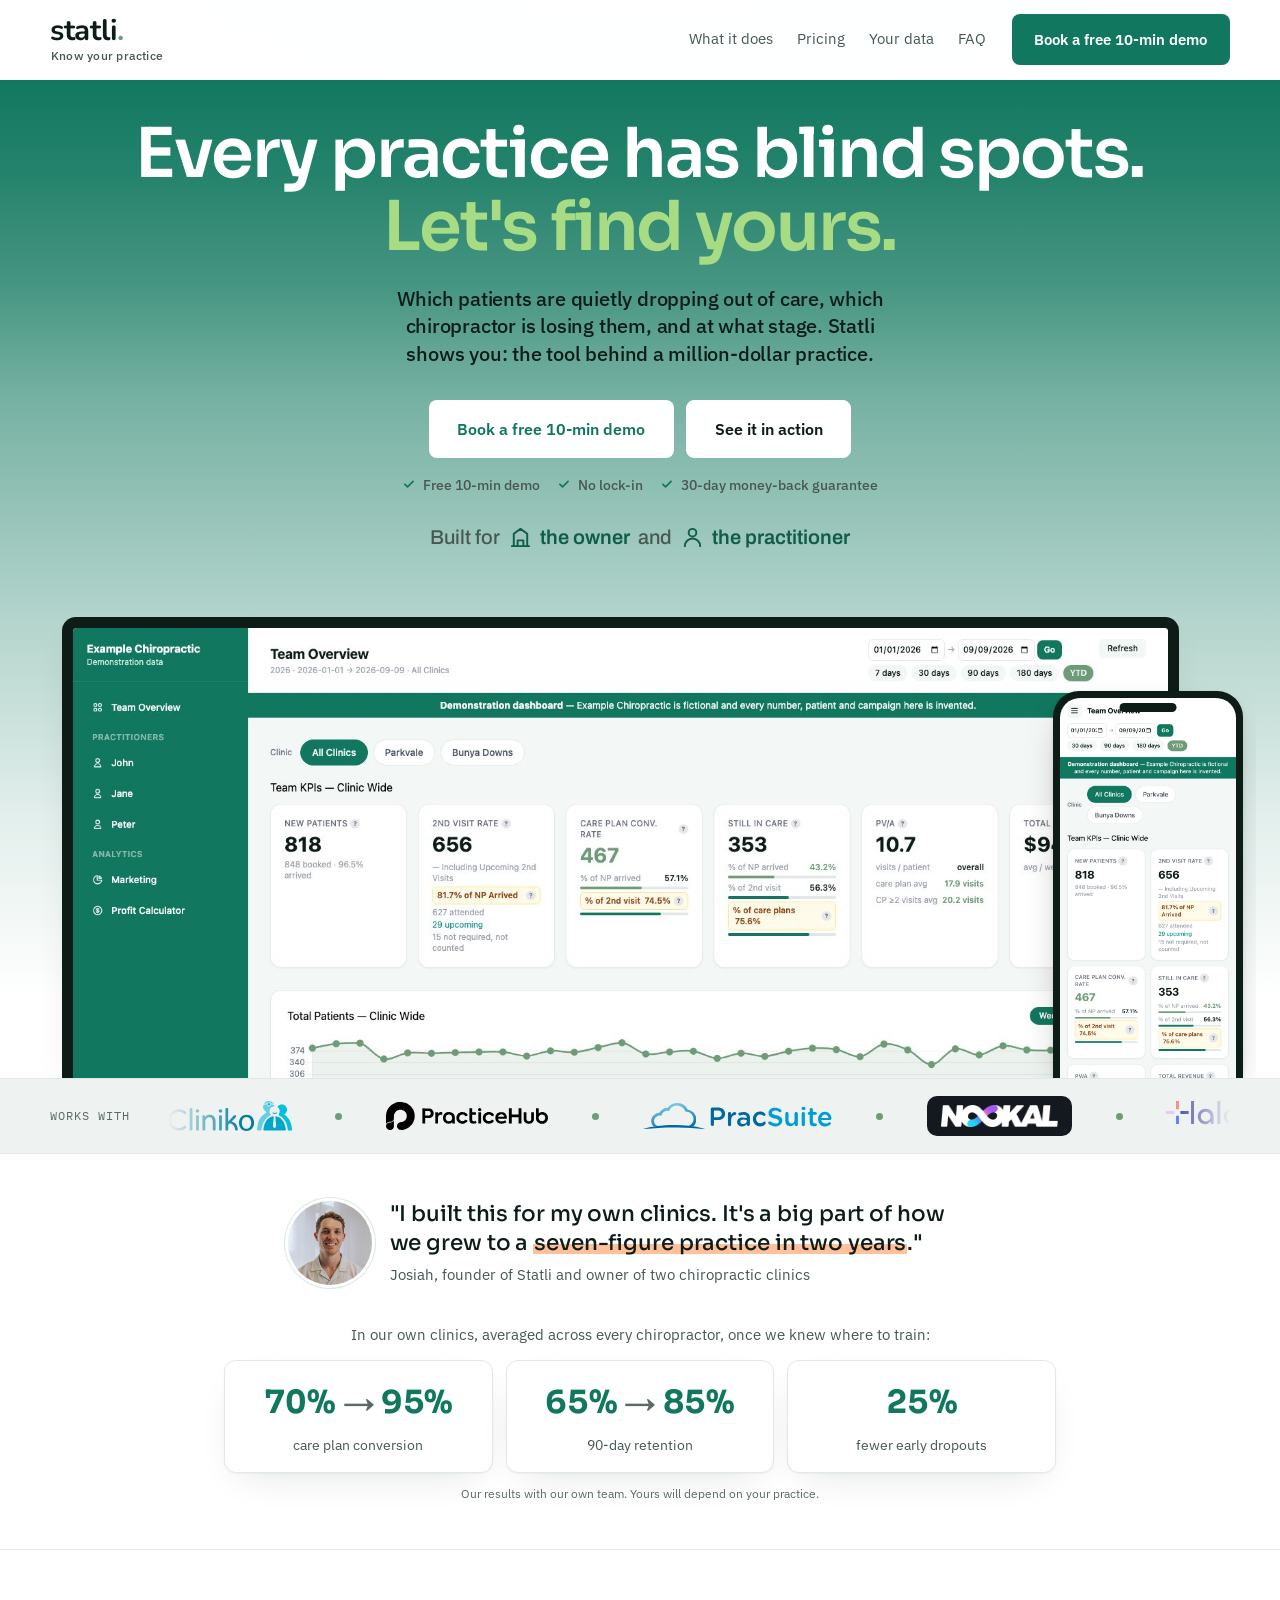
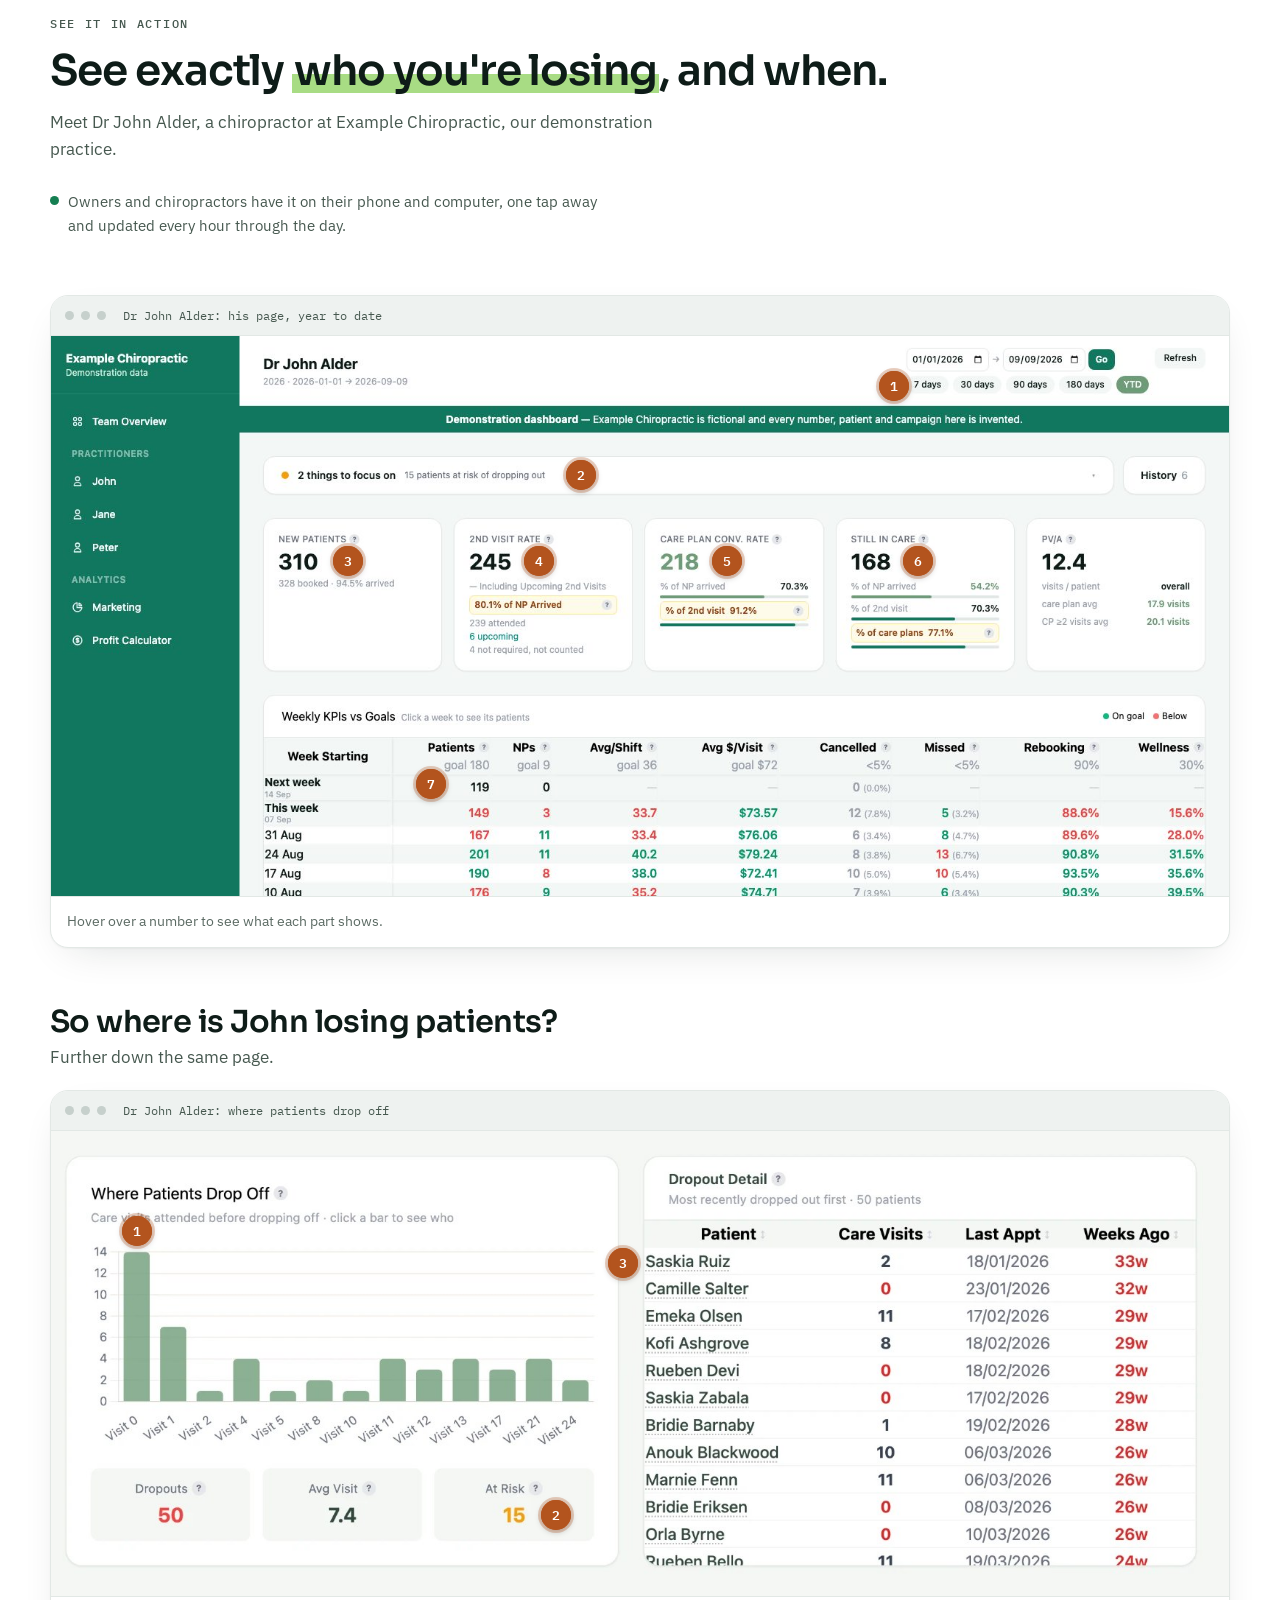
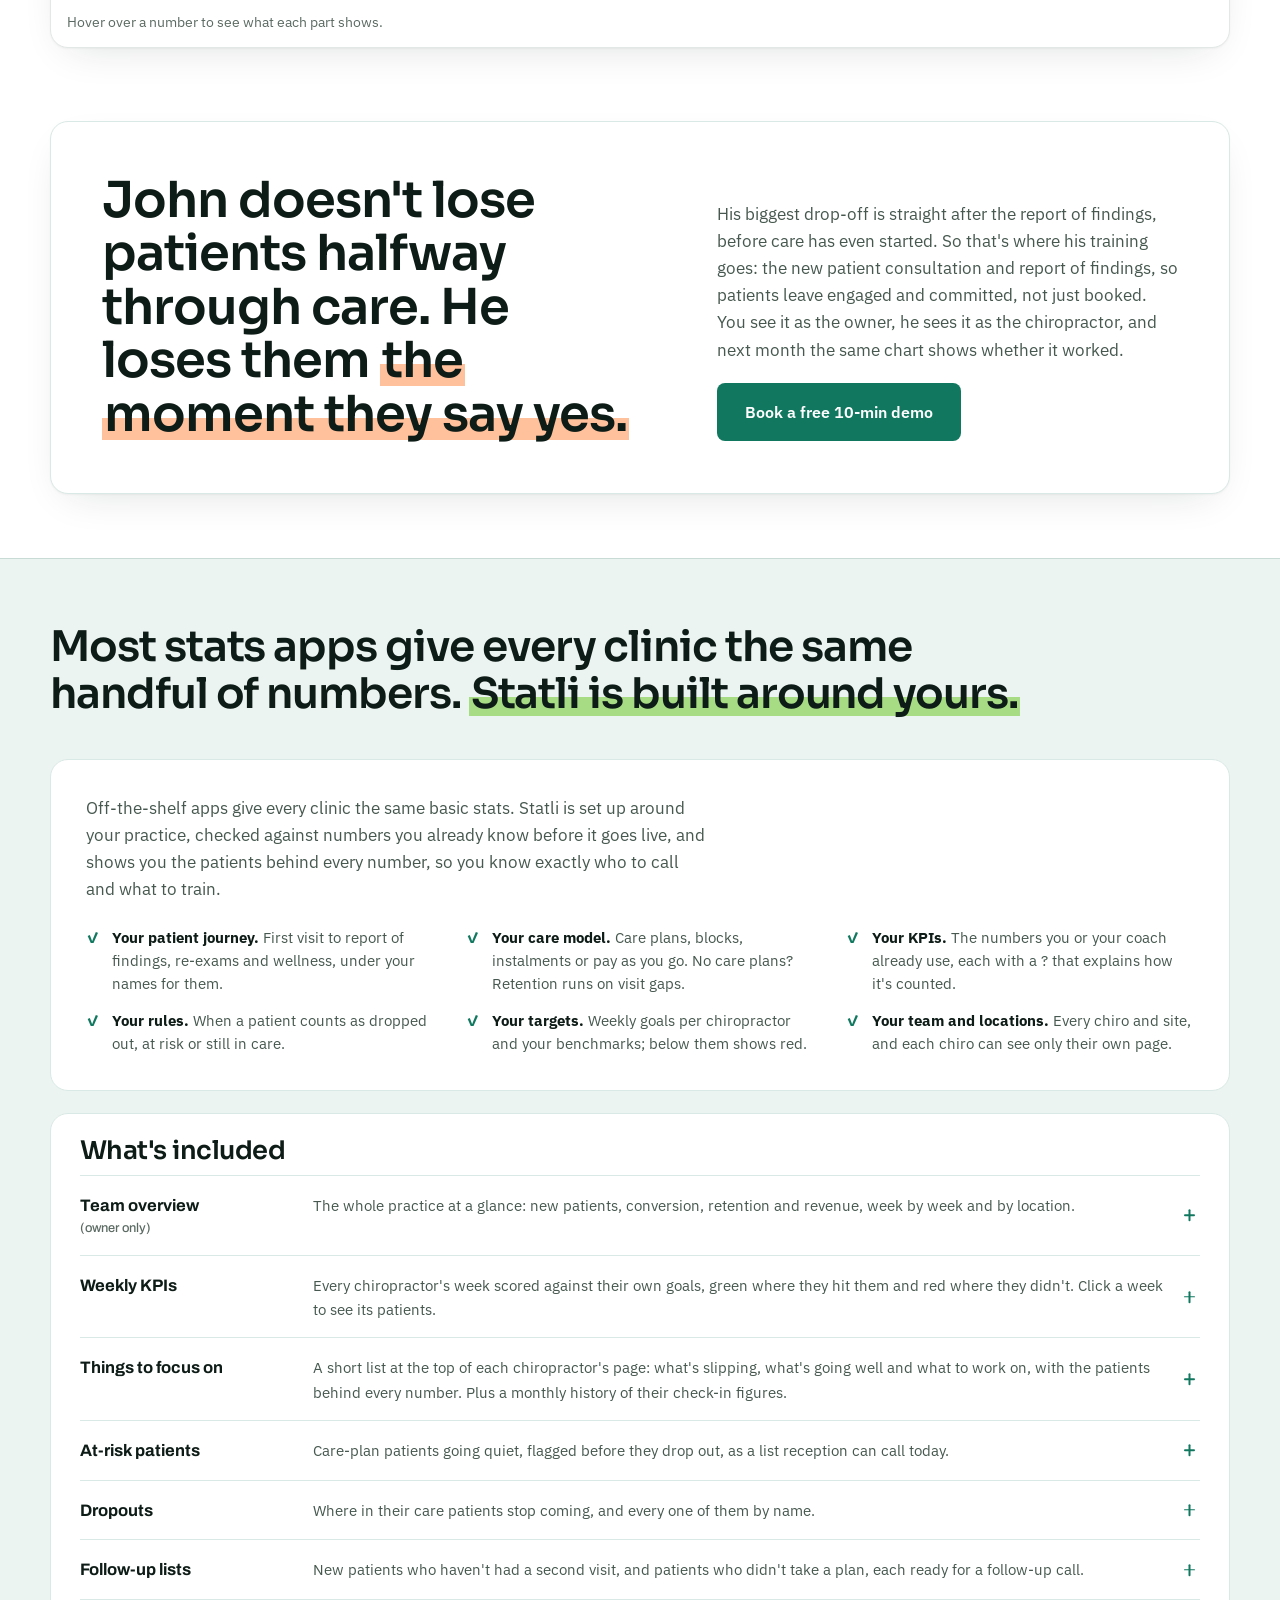
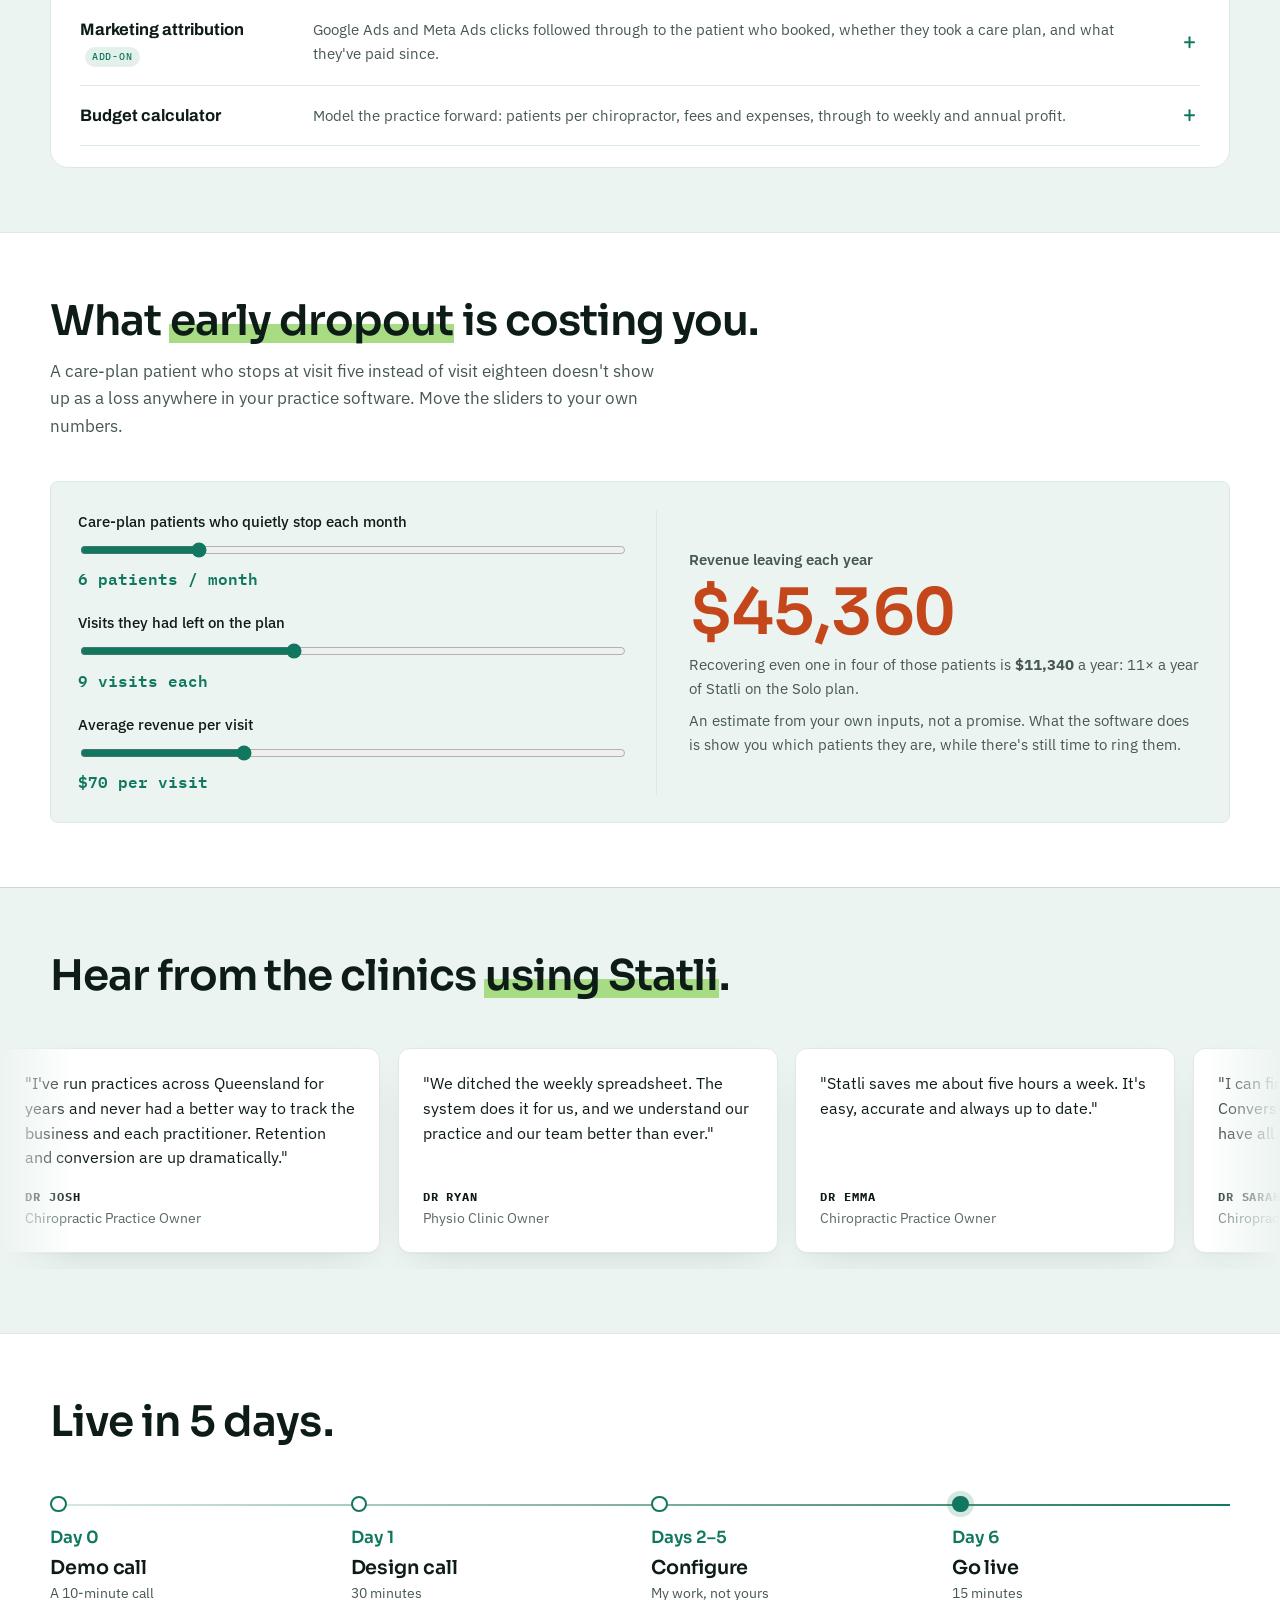
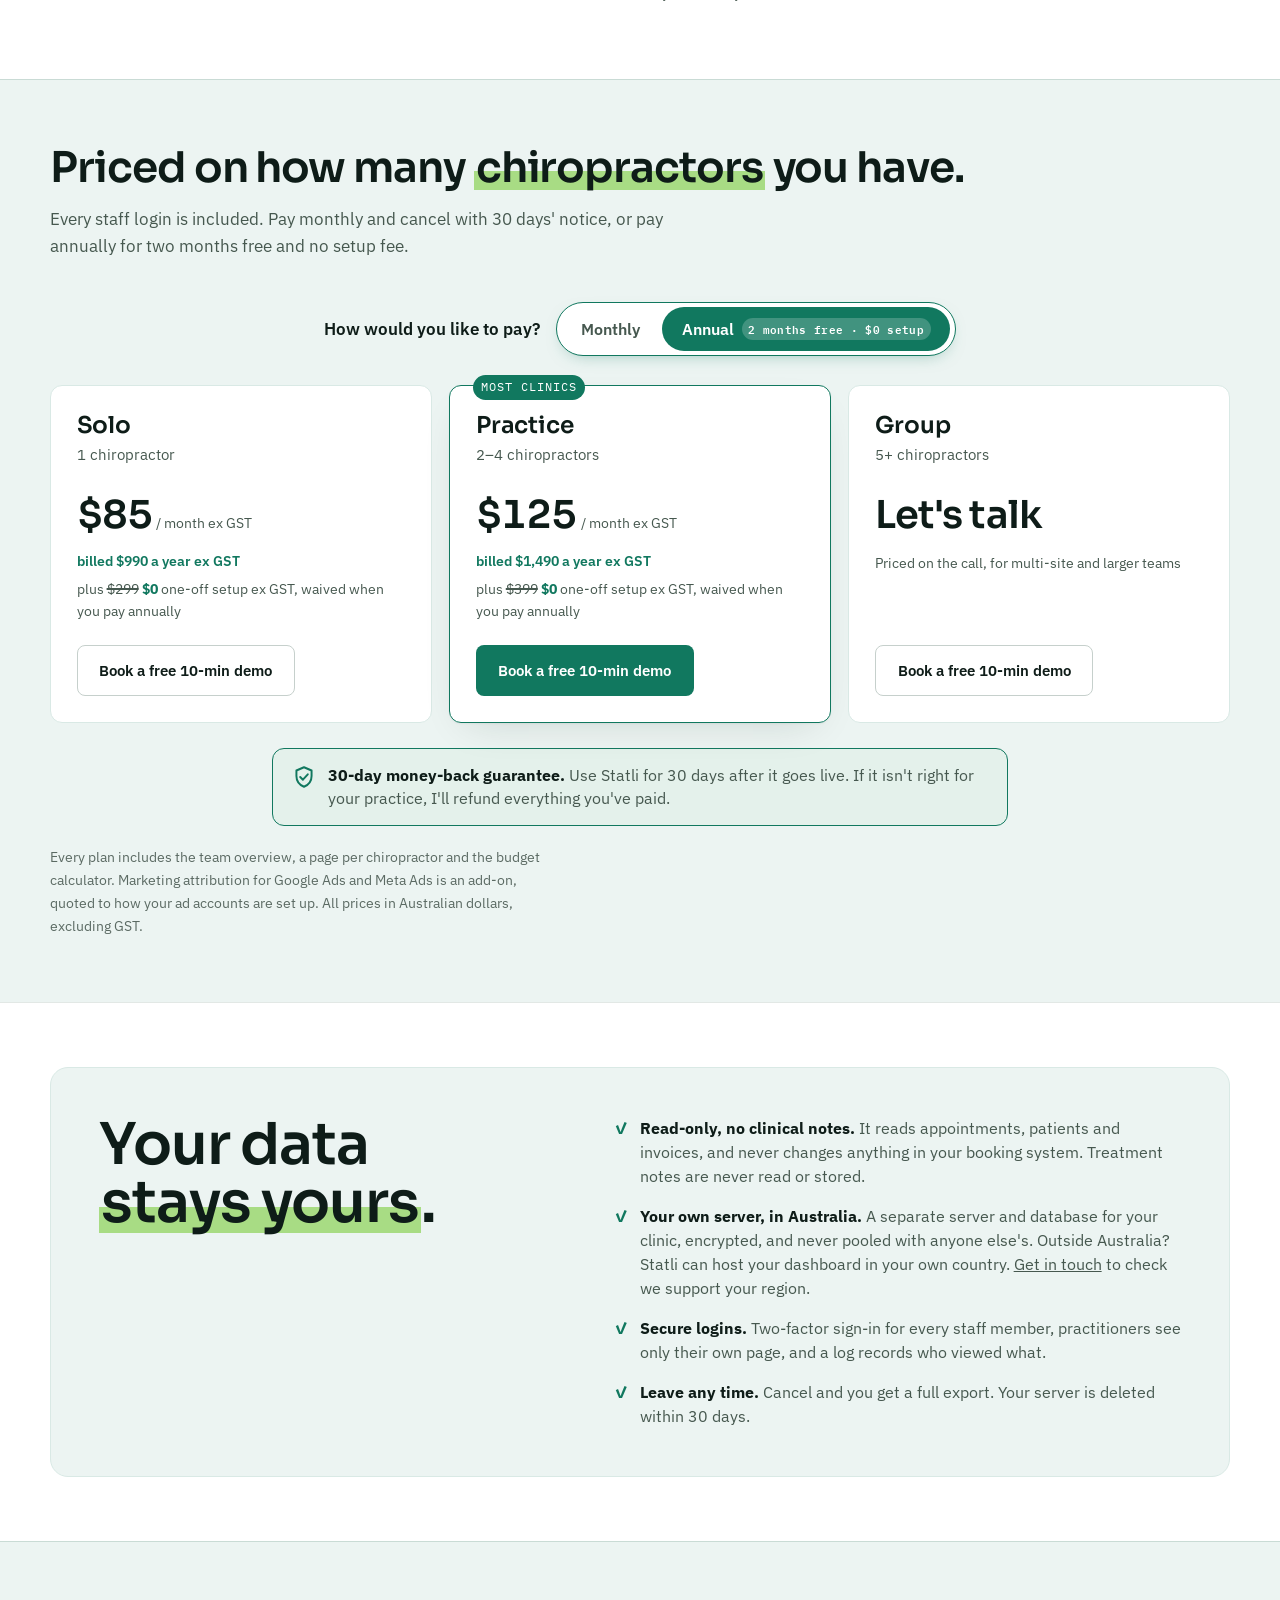
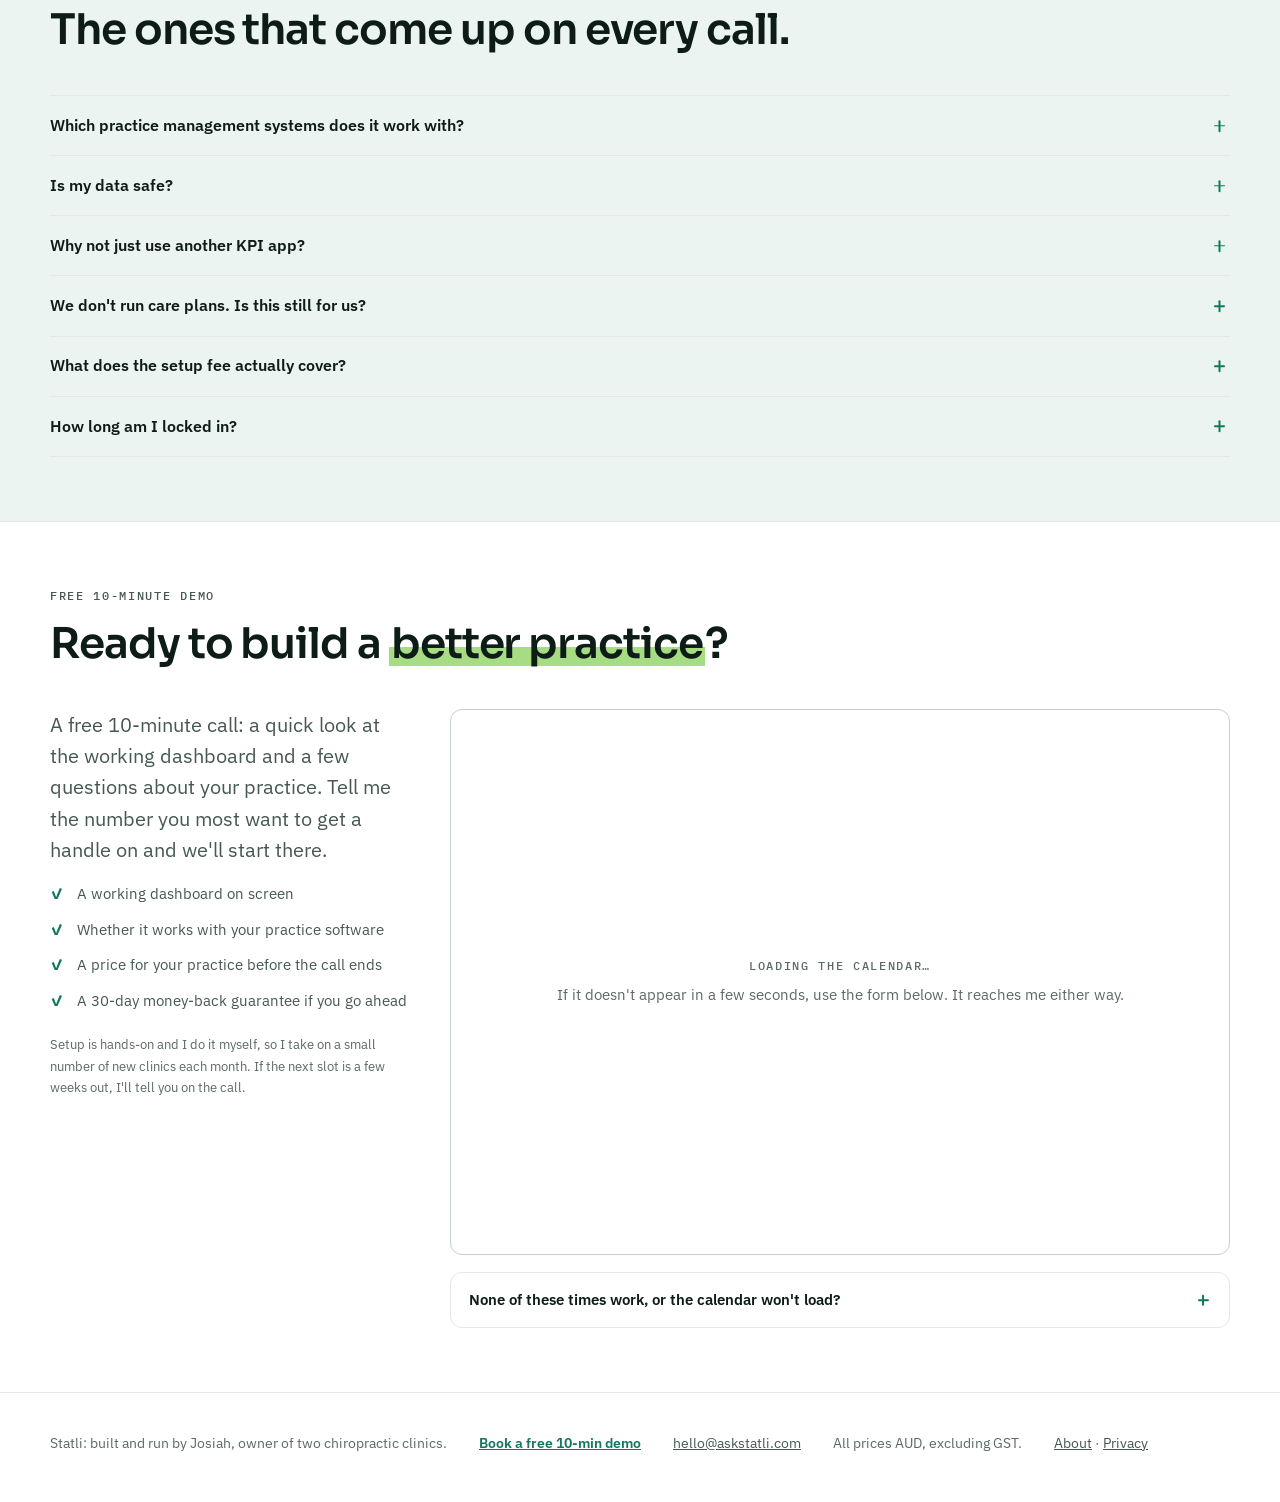
<file: index.html>
<!doctype html>
<html lang="en-AU">
<head>
<meta charset="utf-8">
<meta name="viewport" content="width=device-width, initial-scale=1">
<meta name="color-scheme" content="light">
<title>Statli: practice dashboard for chiropractic clinics</title>
<meta name="description" content="Practice intelligence for chiropractic clinics. Connects to Cliniko, Practice Hub, PracSuite, Nookal or Halaxy alongside Google Ads and Meta Ads, and shows you new patients, ROF attendance, care-plan conversion, dropouts and patient visit average, per practitioner, per clinic, every week. Configured to how your practice actually runs, including if you don't sell care plans.">

<link rel="canonical" href="https://askstatli.com/">
<meta property="og:type" content="website">
<meta property="og:site_name" content="Statli">
<meta property="og:title" content="Statli: practice dashboard for chiropractic clinics">
<meta property="og:description" content="Practice intelligence for chiropractic clinics. Connects to Cliniko, Practice Hub, PracSuite, Nookal or Halaxy alongside Google Ads and Meta Ads, and shows you new patients, ROF attendance, care-plan conversion, dropouts and patient visit average, per practitioner, per clinic, every week. Configured to how your practice actually runs, including if you don't sell care plans.">
<meta property="og:url" content="https://askstatli.com/">
<meta property="og:image" content="https://askstatli.com/static/img/demo_overview.jpg">
<link rel="alternate" type="text/plain" title="llms.txt" href="/llms.txt">

<script type="application/ld+json">
{"@context":"https://schema.org","@graph":[
 {"@type":"Organization","@id":"https://askstatli.com/#org","name":"Statli","legalName":"Statli Pty Ltd",
  "url":"https://askstatli.com/","description":"Statli builds practice dashboards for chiropractic clinics, combining booking-system, Google Ads and Meta Ads data into weekly KPIs.",
  "email":"hello@askstatli.com",
  "contactPoint":{"@type":"ContactPoint","contactType":"sales","email":"hello@askstatli.com","areaServed":"AU","availableLanguage":"en"},
  "address":{"@type":"PostalAddress","addressRegion":"QLD","addressCountry":"AU"}},
 {"@type":"SoftwareApplication","name":"Statli","url":"https://askstatli.com/","applicationCategory":"BusinessApplication",
  "operatingSystem":"Web","publisher":{"@id":"https://askstatli.com/#org"},
  "description":"Practice intelligence dashboard for chiropractic clinics. Connects to Cliniko, Practice Hub, PracSuite, Nookal or Halaxy plus Google Ads and Meta Ads, and reports new patients, ROF attendance, care-plan conversion, dropouts and patient visit average per practitioner and clinic, every week.",
  "offers":{"@type":"AggregateOffer","priceCurrency":"AUD","lowPrice":"99","offerCount":"3"}}
]}
</script>

<link rel="preconnect" href="https://fonts.googleapis.com">
<link rel="preconnect" href="https://fonts.gstatic.com" crossorigin>
<link rel="stylesheet" href="https://fonts.googleapis.com/css2?family=Archivo:wght@400..800&family=Nunito:wght@700&family=Sora:wght@500;600&family=IBM+Plex+Mono:wght@400;500;600&family=IBM+Plex+Sans:wght@400;500;600&display=swap">
<link rel="stylesheet" href="/static/css/site.css?v=3137ffbd">
</head>
<body>
<a class="skip" href="#main">Skip to content</a>

<nav class="nav">
  <div class="wrap nav-in">
    <a class="brand" href="/" aria-label="Statli, know your practice. Home">
      <span class="brand-word">statli<span class="brand-dot">.</span></span>
      <span class="brand-tag">Know your practice</span>
    </a>
    <div class="nav-links">
      <a href="/#story">What it does</a>
      <a href="/#pricing">Pricing</a>
      <a href="/#security">Your data</a>
      <a href="/#faq">FAQ</a>
    </div>
    <a class="btn btn-primary nav-cta" href="/#book"><span>Book a<span class="cta-long"> free 10-min</span> demo</span></a>
    
    <button type="button" class="nav-menu-btn" aria-expanded="false" aria-controls="navSheet" aria-label="Menu">
      <span class="nav-menu-icon" aria-hidden="true"><i></i><i></i></span>
    </button>
  </div>
  <div class="nav-sheet" id="navSheet" hidden>
    <a href="/#story">What it does</a>
    <a href="/#story">See it in action</a>
    <a href="/#pricing">Pricing</a>
    <a href="/#security">Your data</a>
    <a href="/#faq">FAQ</a>
  </div>
</nav>

<main id="main">


<!-- ── Hero ──────────────────────────────────────────────────────────────── -->
<section class="section hero hero-green">
  <div class="wrap hero-head">
    <h1>Every practice has <span style="white-space:nowrap">blind spots.</span><br> <span class="hl">Let's find yours.</span></h1>
    <p class="hero-sub">Which patients are quietly dropping out of care, which chiropractor is losing them,
       and at what stage. Statli shows you: the tool behind a million-dollar practice.</p>
    <div class="cta-row">
      <a class="btn btn-primary btn-lg" href="/#book">Book a free 10-min demo</a>
      <a class="btn btn-ghost btn-lg" href="#story">See it in action</a>
    </div>
    <p class="hero-trust"><span>Free 10-min demo</span><span>No lock-in</span><span>30-day money-back guarantee</span></p>
    <p class="hero-for">
      <span class="hero-for-lead">Built for</span>
      <span class="hero-for-chip"><svg viewBox="0 0 24 24" aria-hidden="true"><path d="M3 21h18M5 21V8l7-5 7 5v13M9 21v-6h6v6"/></svg>the owner</span>
      <span class="hero-for-and">and</span>
      <span class="hero-for-chip"><svg viewBox="0 0 24 24" aria-hidden="true"><circle cx="12" cy="7" r="4"/><path d="M4 21c0-4.4 3.6-8 8-8s8 3.6 8 8"/></svg>the practitioner</span>
    </p>
  </div>

  
  <div class="hero-stage">
    <figure class="devices">
      <div class="laptop">
        <div class="laptop-lid">
          <img src="/static/img/demo_laptop.jpg"
               width="1600" height="1000" fetchpriority="high"
               alt="Team overview on a laptop: new patients, second visit rate, care plan conversion, still in care, patient visit average and total revenue, above weekly patient and revenue charts.">
        </div>
        <div class="laptop-base" aria-hidden="true"></div>
      </div>

      <div class="phone">
        <div class="phone-bezel">
          <span class="phone-island" aria-hidden="true"></span>
          <img src="/static/img/demo_phone.jpg"
               width="1170" height="2532" loading="lazy"
               alt="The same team overview on a phone, with the KPI cards stacked into a single column.">
        </div>
      </div>
    </figure>
  </div>

  
  
  <div class="integrations">
    <div class="wrap int-row">
      <p class="int-label">Works with</p>
      <div class="marquee">
        <div class="marquee-track">
          
          <ul class="marquee-set">
            
            <li class="logo-cliniko"><img src="/static/img/logos/cliniko.svg" alt="Cliniko" height="30" decoding="async" draggable="false"></li>
            
            <li class="logo-practicehub"><img src="/static/img/logos/practicehub.svg" alt="Practice Hub" height="30" decoding="async" draggable="false"></li>
            
            <li class="logo-pracsuite"><img src="/static/img/logos/pracsuite.svg" alt="PracSuite" height="30" decoding="async" draggable="false"></li>
            
            <li class="logo-nookal"><img src="/static/img/logos/nookal.png" alt="Nookal" height="30" decoding="async" draggable="false"></li>
            
            <li class="logo-halaxy"><img src="/static/img/logos/halaxy.svg" alt="Halaxy" height="30" decoding="async" draggable="false"></li>
            
            <li class="logo-google-ads"><img src="/static/img/logos/google-ads.svg" alt="Google Ads" height="30" decoding="async" draggable="false"></li>
            
            <li class="logo-meta"><img src="/static/img/logos/meta.svg" alt="Meta Ads" height="30" decoding="async" draggable="false"></li>
            
            <li class="logo-cliniko rep"><img src="/static/img/logos/cliniko.svg" alt="" height="30" decoding="async" draggable="false"></li>
            
            <li class="logo-practicehub rep"><img src="/static/img/logos/practicehub.svg" alt="" height="30" decoding="async" draggable="false"></li>
            
            <li class="logo-pracsuite rep"><img src="/static/img/logos/pracsuite.svg" alt="" height="30" decoding="async" draggable="false"></li>
            
            <li class="logo-nookal rep"><img src="/static/img/logos/nookal.png" alt="" height="30" decoding="async" draggable="false"></li>
            
            <li class="logo-halaxy rep"><img src="/static/img/logos/halaxy.svg" alt="" height="30" decoding="async" draggable="false"></li>
            
            <li class="logo-google-ads rep"><img src="/static/img/logos/google-ads.svg" alt="" height="30" decoding="async" draggable="false"></li>
            
            <li class="logo-meta rep"><img src="/static/img/logos/meta.svg" alt="" height="30" decoding="async" draggable="false"></li>
            
            <li class="logo-cliniko rep"><img src="/static/img/logos/cliniko.svg" alt="" height="30" decoding="async" draggable="false"></li>
            
            <li class="logo-practicehub rep"><img src="/static/img/logos/practicehub.svg" alt="" height="30" decoding="async" draggable="false"></li>
            
            <li class="logo-pracsuite rep"><img src="/static/img/logos/pracsuite.svg" alt="" height="30" decoding="async" draggable="false"></li>
            
            <li class="logo-nookal rep"><img src="/static/img/logos/nookal.png" alt="" height="30" decoding="async" draggable="false"></li>
            
            <li class="logo-halaxy rep"><img src="/static/img/logos/halaxy.svg" alt="" height="30" decoding="async" draggable="false"></li>
            
            <li class="logo-google-ads rep"><img src="/static/img/logos/google-ads.svg" alt="" height="30" decoding="async" draggable="false"></li>
            
            <li class="logo-meta rep"><img src="/static/img/logos/meta.svg" alt="" height="30" decoding="async" draggable="false"></li>
            
          </ul>
          
          <ul class="marquee-set" aria-hidden="true">
            
            <li class="logo-cliniko"><img src="/static/img/logos/cliniko.svg" alt="" height="30" decoding="async" draggable="false"></li>
            
            <li class="logo-practicehub"><img src="/static/img/logos/practicehub.svg" alt="" height="30" decoding="async" draggable="false"></li>
            
            <li class="logo-pracsuite"><img src="/static/img/logos/pracsuite.svg" alt="" height="30" decoding="async" draggable="false"></li>
            
            <li class="logo-nookal"><img src="/static/img/logos/nookal.png" alt="" height="30" decoding="async" draggable="false"></li>
            
            <li class="logo-halaxy"><img src="/static/img/logos/halaxy.svg" alt="" height="30" decoding="async" draggable="false"></li>
            
            <li class="logo-google-ads"><img src="/static/img/logos/google-ads.svg" alt="" height="30" decoding="async" draggable="false"></li>
            
            <li class="logo-meta"><img src="/static/img/logos/meta.svg" alt="" height="30" decoding="async" draggable="false"></li>
            
            <li class="logo-cliniko rep"><img src="/static/img/logos/cliniko.svg" alt="" height="30" decoding="async" draggable="false"></li>
            
            <li class="logo-practicehub rep"><img src="/static/img/logos/practicehub.svg" alt="" height="30" decoding="async" draggable="false"></li>
            
            <li class="logo-pracsuite rep"><img src="/static/img/logos/pracsuite.svg" alt="" height="30" decoding="async" draggable="false"></li>
            
            <li class="logo-nookal rep"><img src="/static/img/logos/nookal.png" alt="" height="30" decoding="async" draggable="false"></li>
            
            <li class="logo-halaxy rep"><img src="/static/img/logos/halaxy.svg" alt="" height="30" decoding="async" draggable="false"></li>
            
            <li class="logo-google-ads rep"><img src="/static/img/logos/google-ads.svg" alt="" height="30" decoding="async" draggable="false"></li>
            
            <li class="logo-meta rep"><img src="/static/img/logos/meta.svg" alt="" height="30" decoding="async" draggable="false"></li>
            
            <li class="logo-cliniko rep"><img src="/static/img/logos/cliniko.svg" alt="" height="30" decoding="async" draggable="false"></li>
            
            <li class="logo-practicehub rep"><img src="/static/img/logos/practicehub.svg" alt="" height="30" decoding="async" draggable="false"></li>
            
            <li class="logo-pracsuite rep"><img src="/static/img/logos/pracsuite.svg" alt="" height="30" decoding="async" draggable="false"></li>
            
            <li class="logo-nookal rep"><img src="/static/img/logos/nookal.png" alt="" height="30" decoding="async" draggable="false"></li>
            
            <li class="logo-halaxy rep"><img src="/static/img/logos/halaxy.svg" alt="" height="30" decoding="async" draggable="false"></li>
            
            <li class="logo-google-ads rep"><img src="/static/img/logos/google-ads.svg" alt="" height="30" decoding="async" draggable="false"></li>
            
            <li class="logo-meta rep"><img src="/static/img/logos/meta.svg" alt="" height="30" decoding="async" draggable="false"></li>
            
          </ul>
          
        </div>
      </div>
    </div>
  </div>

  
  <div class="wrap">
    <div class="founder">
      
      <img class="founder-pic" src="/static/img/founder.jpg" width="120" height="120" alt="Josiah">
      
      <div class="founder-text">
        <p class="founder-quote">"I built this for my own clinics. It's a big part of how we grew to a
           <span class="hl hl-warm">seven-figure practice in two years</span>."</p>
        <p class="founder-who">Josiah, founder of Statli and owner of two chiropractic clinics</p>
      </div>
    </div>
    
    <div class="proof">
      <p class="proof-lead">In our own clinics, averaged across every chiropractor, once we knew where to train:</p>
      <ul class="proof-stats">
        <li><span class="proof-num">70% <span class="proof-arrow" aria-label="to">→</span> 95%</span><span class="proof-what">care plan conversion</span></li>
        <li><span class="proof-num">65% <span class="proof-arrow" aria-label="to">→</span> 85%</span><span class="proof-what">90-day retention</span></li>
        <li><span class="proof-num">25%</span><span class="proof-what">fewer early dropouts</span></li>
      </ul>
      <p class="proof-note">Our results with our own team. Yours will depend on your practice.</p>
    </div>
  </div>
</section>

<!-- ── The story ─────────────────────────────────────────────────────────── -->



<section class="section" id="story">
  <div class="wrap">
    <div class="head">
      <p class="label">See it in action</p>
      <h2>See exactly <span class="hl">who you're losing</span>, and when.</h2>
      <p>Meet Dr John Alder, a chiropractor at Example Chiropractic, our demonstration practice.</p>
      <p class="story-live"><span class="live-dot" aria-hidden="true"></span>Owners and chiropractors have it on their phone and computer, one tap away and updated every hour through the day.</p>
    </div>

    
    
    <figure class="shot annot" data-annot>
      <div class="shot-bar"><i></i><i></i><i></i><span>Dr John Alder: his page, year to date</span></div>
      <div class="annot-img">
        <img src="/static/img/demo_practitioner.jpg" width="1600" height="760" alt="Dr John Alder&#39;s page: new patients, second visit rate, care plan conversion, still in care and patient visit average, above a weekly KPI table scored against goals.">
        
        <span class="spot" aria-hidden="true"></span>
        
        
        
        <img class="drop-panel" data-panel="2" src="/static/img/focus_drop.jpg" alt="" aria-hidden="true"
             width="1572" height="714" loading="lazy" style="left:18%;top:21.4%;width:80%">
        
        <button type="button" class="pin" style="left:71.6%;top:8.8%" data-area="72.2,1.4,21.4,9.6"
                data-title="Pick the period." data-body="The last 7, 30, 90 or 180 days, or the year so far. This is the year so far." aria-label="Pick the period. The last 7, 30, 90 or 180 days, or the year so far. This is the year so far.">1</button>
        
        <button type="button" class="pin" style="left:45%;top:24.8%" data-area="18,21.4,80,76.5" data-panel="2"
                data-title="Things to focus on." data-body="What&#39;s slipping, what&#39;s going well and what to do about it, with the patients behind every number." aria-label="Things to focus on. What&#39;s slipping, what&#39;s going well and what to do about it, with the patients behind every number.">2</button>
        
        <button type="button" class="pin" style="left:25.2%;top:40.1%" data-area="18,32.5,15.3,27.4"
                data-title="310 new patients" data-body="arrived. 94.5% of those who booked turned up." aria-label="310 new patients arrived. 94.5% of those who booked turned up.">3</button>
        
        <button type="button" class="pin" style="left:41.4%;top:40.1%" data-area="34.2,32.5,15.3,27.4"
                data-title="245 came back" data-body="for a second visit: 80% of those who arrived." aria-label="245 came back for a second visit: 80% of those who arrived.">4</button>
        
        <button type="button" class="pin" style="left:57.4%;top:40.1%" data-area="50.3,32.5,15.3,27.4"
                data-title="218 took a care plan:" data-body="70% of his new patients, 91% of those who came back." aria-label="218 took a care plan: 70% of his new patients, 91% of those who came back.">5</button>
        
        <button type="button" class="pin" style="left:73.6%;top:40.1%" data-area="66.5,32.5,15.3,27.4"
                data-title="168 are still in care:" data-body="77% of everyone who started a plan." aria-label="168 are still in care: 77% of everyone who started a plan.">6</button>
        
        <button type="button" class="pin" style="left:32.3%;top:80.1%" data-area="18,64.1,80,35.9"
                data-title="Every week against his own goals." data-body="Green where he hit them, red where he didn&#39;t." aria-label="Every week against his own goals. Green where he hit them, red where he didn&#39;t.">7</button>
        
      </div>
      <div class="annot-tip" role="tooltip" hidden></div>
      <figcaption class="shot-cap annot-hint"><span class="hint-hover">Hover over a number to see what each part shows.</span><span class="hint-tap">Tap a number, or read them all below.</span></figcaption>
      
      <ol class="annot-legend">
        <li><strong>Pick the period.</strong> The last 7, 30, 90 or 180 days, or the year so far. This is the year so far.</li><li><strong>Things to focus on.</strong> What&#39;s slipping, what&#39;s going well and what to do about it, with the patients behind every number.</li><li><strong>310 new patients</strong> arrived. 94.5% of those who booked turned up.</li><li><strong>245 came back</strong> for a second visit: 80% of those who arrived.</li><li><strong>218 took a care plan:</strong> 70% of his new patients, 91% of those who came back.</li><li><strong>168 are still in care:</strong> 77% of everyone who started a plan.</li><li><strong>Every week against his own goals.</strong> Green where he hit them, red where he didn&#39;t.</li>
      </ol>
    </figure>
    
    
    <h3 class="story-q">So where is John losing patients?</h3>
    <p class="story-sub">Further down the same page.</p>
    
    <figure class="shot annot" data-annot data-reveal>
      <div class="shot-bar"><i></i><i></i><i></i><span>Dr John Alder: where patients drop off</span></div>
      <div class="annot-img">
        <img src="/static/img/demo_dropoff.jpg" width="1620" height="639" alt="Bar chart of dropouts by care visits attended, tallest at visit 0, beside a table naming each patient who dropped out, their visits and how long ago they were last seen.">
        
        <span class="bar-grow" aria-hidden="true" style="left:6.11%;top:25.9%;width:2.35%;height:32.4%"></span>
        <span class="spot" aria-hidden="true"></span>
        
        
        
        
        <button type="button" class="pin" style="left:7.28%;top:21.5%" data-area="5.56,24.7,3.46,42.6"
                data-title="The tallest bar is visit 0." data-body="14 patients accepted a care plan and never came to a single care visit." aria-label="The tallest bar is visit 0. 14 patients accepted a care plan and never came to a single care visit.">1</button>
        
        <button type="button" class="pin" style="left:42.84%;top:82.6%" data-area="32.47,72.4,13.58,15.6"
                data-title="15 more are at risk right now:" data-body="on a plan, but gone quiet." aria-label="15 more are at risk right now: on a plan, but gone quiet.">2</button>
        
        <button type="button" class="pin" style="left:48.58%;top:28.2%" data-area="50.37,19.1,46.91,74.3"
                data-title="Every one of them by name," data-body="with their last visit, so reception can call them this week." aria-label="Every one of them by name, with their last visit, so reception can call them this week.">3</button>
        
      </div>
      <div class="annot-tip" role="tooltip" hidden></div>
      <figcaption class="shot-cap annot-hint"><span class="hint-hover">Hover over a number to see what each part shows.</span><span class="hint-tap">Tap a number, or read them all below.</span></figcaption>
      
      <ol class="annot-legend">
        <li><strong>The tallest bar is visit 0.</strong> 14 patients accepted a care plan and never came to a single care visit.</li><li><strong>15 more are at risk right now:</strong> on a plan, but gone quiet.</li><li><strong>Every one of them by name,</strong> with their last visit, so reception can call them this week.</li>
      </ol>
    </figure>
    

    
    <div class="peak">
      <h3 class="peak-line">John doesn't lose patients halfway through care. He loses them <span class="hl hl-warm">the moment they say yes.</span></h3>
      <div class="peak-body">
        <p>His biggest drop-off is straight after the report of findings, before care has even started.
           So that's where his training goes: the new patient consultation and report of findings,
           so patients leave engaged and committed, not just booked. You see it as the owner, he
           sees it as the chiropractor, and next month the same chart shows whether it worked.</p>
        <a class="btn btn-primary btn-lg" href="/#book">Book a free 10-min demo</a>
      </div>
    </div>
  </div>
</section>

<!-- ── Customised to you ───────────────────────────────────────────────── -->
<section class="section" id="fit">
  <div class="wrap">
    <div class="head">
      <h2>Most stats apps give every clinic the same handful of numbers. <span class="hl">Statli is built around yours.</span></h2>
    </div>
    
    <div class="fit">
      <p class="fit-intro">Off-the-shelf apps give every clinic the same basic stats. Statli is set up
         around your practice, checked against numbers you already know before it goes live, and
         shows you the patients behind every number, so you know exactly who to call and what to train.</p>
      <ul class="fit-list">
        <li><strong>Your patient journey.</strong> First visit to report of findings, re-exams and wellness, under your names for them.</li>
        <li><strong>Your care model.</strong> Care plans, blocks, instalments or pay as you go. No care plans? Retention runs on visit gaps.</li>
        <li><strong>Your KPIs.</strong> The numbers you or your coach already use, each with a ? that explains how it's counted.</li>
        <li><strong>Your rules.</strong> When a patient counts as dropped out, at risk or still in care.</li>
        <li><strong>Your targets.</strong> Weekly goals per chiropractor and your benchmarks; below them shows red.</li>
        <li><strong>Your team and locations.</strong> Every chiro and site, and each chiro can see only their own page.</li>
      </ul>
    </div>

    <div class="included-wrap">
      <h3 class="included-title">What's included</h3>
      <div class="included-list">
        
        <details class="incl">
          <summary>
            <span class="incl-title">Team overview <span class="incl-note">(owner only)</span></span>
            <span class="incl-blurb">The whole practice at a glance: new patients, conversion, retention and revenue, week by week and by location.</span>
          </summary>
          
          <figure class="shot incl-shot">
            <img src="/static/img/incl_overview.jpg" loading="lazy" alt="Team overview: The whole practice at a glance: new patients, conversion, retention and revenue, week by week and by location.">
          </figure>
          
          <p class="incl-swipe">Swipe sideways to see the whole screen.</p>
        </details>
        
        <details class="incl">
          <summary>
            <span class="incl-title">Weekly KPIs</span>
            <span class="incl-blurb">Every chiropractor&#39;s week scored against their own goals, green where they hit them and red where they didn&#39;t. Click a week to see its patients.</span>
          </summary>
          
          <figure class="shot incl-shot">
            <img src="/static/img/incl_kpis.jpg" loading="lazy" alt="Weekly KPIs: Every chiropractor&#39;s week scored against their own goals, green where they hit them and red where they didn&#39;t. Click a week to see its patients.">
          </figure>
          
          <p class="incl-swipe">Swipe sideways to see the whole screen.</p>
        </details>
        
        <details class="incl">
          <summary>
            <span class="incl-title">Things to focus on</span>
            <span class="incl-blurb">A short list at the top of each chiropractor&#39;s page: what&#39;s slipping, what&#39;s going well and what to work on, with the patients behind every number. Plus a monthly history of their check-in figures.</span>
          </summary>
          
          <figure class="shot incl-shot">
            <img src="/static/img/incl_focus.jpg" loading="lazy" alt="Things to focus on (1 of 2): A short list at the top of each chiropractor&#39;s page: what&#39;s slipping, what&#39;s going well and what to work on, with the patients behind every number. Plus a monthly history of their check-in figures.">
          </figure>
          
          <figure class="shot incl-shot">
            <img src="/static/img/incl_history.jpg" loading="lazy" alt="Things to focus on (2 of 2): A short list at the top of each chiropractor&#39;s page: what&#39;s slipping, what&#39;s going well and what to work on, with the patients behind every number. Plus a monthly history of their check-in figures.">
          </figure>
          
          <p class="incl-swipe">Swipe sideways to see the whole screen.</p>
        </details>
        
        <details class="incl">
          <summary>
            <span class="incl-title">At-risk patients</span>
            <span class="incl-blurb">Care-plan patients going quiet, flagged before they drop out, as a list reception can call today.</span>
          </summary>
          
          <figure class="shot incl-shot">
            <img src="/static/img/incl_at_risk.jpg" loading="lazy" alt="At-risk patients: Care-plan patients going quiet, flagged before they drop out, as a list reception can call today.">
          </figure>
          
          <p class="incl-swipe">Swipe sideways to see the whole screen.</p>
        </details>
        
        <details class="incl">
          <summary>
            <span class="incl-title">Dropouts</span>
            <span class="incl-blurb">Where in their care patients stop coming, and every one of them by name.</span>
          </summary>
          
          <figure class="shot incl-shot">
            <img src="/static/img/incl_dropouts.jpg" loading="lazy" alt="Dropouts: Where in their care patients stop coming, and every one of them by name.">
          </figure>
          
          <p class="incl-swipe">Swipe sideways to see the whole screen.</p>
        </details>
        
        <details class="incl">
          <summary>
            <span class="incl-title">Follow-up lists</span>
            <span class="incl-blurb">New patients who haven&#39;t had a second visit, and patients who didn&#39;t take a plan, each ready for a follow-up call.</span>
          </summary>
          
          <figure class="shot incl-shot">
            <img src="/static/img/incl_followup.jpg" loading="lazy" alt="Follow-up lists: New patients who haven&#39;t had a second visit, and patients who didn&#39;t take a plan, each ready for a follow-up call.">
          </figure>
          
          <p class="incl-swipe">Swipe sideways to see the whole screen.</p>
        </details>
        
        <details class="incl">
          <summary>
            <span class="incl-title">Marketing attribution <span class="incl-addon">Add-on</span></span>
            <span class="incl-blurb">Google Ads and Meta Ads clicks followed through to the patient who booked, whether they took a care plan, and what they&#39;ve paid since.</span>
          </summary>
          
          <figure class="shot incl-shot">
            <img src="/static/img/incl_marketing.jpg" loading="lazy" alt="Marketing attribution (1 of 2): Google Ads and Meta Ads clicks followed through to the patient who booked, whether they took a care plan, and what they&#39;ve paid since.">
          </figure>
          
          <figure class="shot incl-shot">
            <img src="/static/img/incl_marketing_2.jpg" loading="lazy" alt="Marketing attribution (2 of 2): Google Ads and Meta Ads clicks followed through to the patient who booked, whether they took a care plan, and what they&#39;ve paid since.">
          </figure>
          
          <p class="incl-swipe">Swipe sideways to see the whole screen.</p>
        </details>
        
        <details class="incl">
          <summary>
            <span class="incl-title">Budget calculator</span>
            <span class="incl-blurb">Model the practice forward: patients per chiropractor, fees and expenses, through to weekly and annual profit.</span>
          </summary>
          
          <figure class="shot incl-shot">
            <img src="/static/img/incl_budget.jpg" loading="lazy" alt="Budget calculator: Model the practice forward: patients per chiropractor, fees and expenses, through to weekly and annual profit.">
          </figure>
          
          <p class="incl-swipe">Swipe sideways to see the whole screen.</p>
        </details>
        
      </div>
    </div>

  </div>
</section>

<!-- ── ROI ───────────────────────────────────────────────────────────────── -->
<section class="section" id="roi">
  <div class="wrap">
    <div class="head">
      <h2>What <span class="hl">early dropout</span> is costing you.</h2>
      <p>
        A care-plan patient who stops at visit five instead of visit eighteen doesn't
        show up as a loss anywhere in your practice software. Move the sliders to your own numbers.
      </p>
    </div>

    <div class="calc">
      <div class="calc-fields">
        <div class="field">
          <label for="c-drops">Care-plan patients who quietly stop each month</label>
          <input id="c-drops" type="range" min="1" max="25" value="6" step="1">
          <span class="val"><span class="num" id="v-drops">6</span> patients / month</span>
        </div>
        <div class="field">
          <label for="c-visits">Visits they had left on the plan</label>
          <input id="c-visits" type="range" min="2" max="20" value="9" step="1">
          <span class="val"><span class="num" id="v-visits">9</span> visits each</span>
        </div>
        <div class="field">
          <label for="c-rate">Average revenue per visit</label>
          <input id="c-rate" type="range" min="45" max="130" value="70" step="5">
          <span class="val">$<span class="num" id="v-rate">70</span> per visit</span>
        </div>
      </div>
      <div class="calc-out">
        <p class="calc-out-label">Revenue leaving each year</p>
        <p class="big">$<span id="v-total">45,360</span></p>
        <p id="v-note">
          Recovering even one in four of those patients is
          <strong>$<span id="v-quarter">11,340</span></strong> a year: <span id="v-multiple">11</span>&times; a year of Statli on the Solo plan.
        </p>
        <p class="form-note">
          An estimate from your own inputs, not a promise. What the software does is show you
          which patients they are, while there's still time to ring them.
        </p>
      </div>
    </div>
  </div>
</section>

<!-- ── Voices ────────────────────────────────────────────────────────────── -->

<section class="section" id="voices">
  <div class="wrap">
    <div class="head">
      <h2>Hear from the clinics <span class="hl">using Statli</span>.</h2>
    </div>
  </div>
  
  <div class="quotes" aria-label="What clinic owners say">
    <div class="quotes-track">
      
      <ul class="quotes-set">
        
        <li class="voice-card">
          <blockquote>"I&#39;ve run practices across Queensland for years and never had a better way to track the business and each practitioner. Retention and conversion are up dramatically."</blockquote>
          <p class="voice-by"><span class="voice-who">Dr Josh</span><span class="voice-role">Chiropractic Practice Owner</span></p>
        </li>
        
        <li class="voice-card">
          <blockquote>"We ditched the weekly spreadsheet. The system does it for us, and we understand our practice and our team better than ever."</blockquote>
          <p class="voice-by"><span class="voice-who">Dr Ryan</span><span class="voice-role">Physio Clinic Owner</span></p>
        </li>
        
        <li class="voice-card">
          <blockquote>"Statli saves me about five hours a week. It&#39;s easy, accurate and always up to date."</blockquote>
          <p class="voice-by"><span class="voice-who">Dr Emma</span><span class="voice-role">Chiropractic Practice Owner</span></p>
        </li>
        
        <li class="voice-card">
          <blockquote>"I can finally see the return on our marketing. Conversion, retention and practitioner goals have all improved."</blockquote>
          <p class="voice-by"><span class="voice-who">Dr Sarah</span><span class="voice-role">Chiropractic Practice Owner</span></p>
        </li>
        
        <li class="voice-card">
          <blockquote>"Our associates check it every week and we use it in training. I can now tailor training to each practitioner, and performance has jumped."</blockquote>
          <p class="voice-by"><span class="voice-who">Dr Ann</span><span class="voice-role">Chiropractic Practice Owner</span></p>
        </li>
        
      </ul>
      
      <ul class="quotes-set" aria-hidden="true">
        
        <li class="voice-card">
          <blockquote>"I&#39;ve run practices across Queensland for years and never had a better way to track the business and each practitioner. Retention and conversion are up dramatically."</blockquote>
          <p class="voice-by"><span class="voice-who">Dr Josh</span><span class="voice-role">Chiropractic Practice Owner</span></p>
        </li>
        
        <li class="voice-card">
          <blockquote>"We ditched the weekly spreadsheet. The system does it for us, and we understand our practice and our team better than ever."</blockquote>
          <p class="voice-by"><span class="voice-who">Dr Ryan</span><span class="voice-role">Physio Clinic Owner</span></p>
        </li>
        
        <li class="voice-card">
          <blockquote>"Statli saves me about five hours a week. It&#39;s easy, accurate and always up to date."</blockquote>
          <p class="voice-by"><span class="voice-who">Dr Emma</span><span class="voice-role">Chiropractic Practice Owner</span></p>
        </li>
        
        <li class="voice-card">
          <blockquote>"I can finally see the return on our marketing. Conversion, retention and practitioner goals have all improved."</blockquote>
          <p class="voice-by"><span class="voice-who">Dr Sarah</span><span class="voice-role">Chiropractic Practice Owner</span></p>
        </li>
        
        <li class="voice-card">
          <blockquote>"Our associates check it every week and we use it in training. I can now tailor training to each practitioner, and performance has jumped."</blockquote>
          <p class="voice-by"><span class="voice-who">Dr Ann</span><span class="voice-role">Chiropractic Practice Owner</span></p>
        </li>
        
      </ul>
      
    </div>
  </div>
</section>


<!-- ── How it works ──────────────────────────────────────────────────────── -->

<section class="section" id="how">
  <div class="wrap">
    <div class="head">
      <h2>Live in <span class="hl">5 days</span>.</h2>
    </div>
    <ol class="timeline" data-reveal>
      <li class="tl-step">
        <span class="tl-day">Day 0</span>
        <h3>Demo call</h3>
        <p class="tl-time">A 10-minute call</p>
      </li>
      <li class="tl-step">
        <span class="tl-day">Day 1</span>
        <h3>Design call</h3>
        <p class="tl-time">30 minutes</p>
      </li>
      <li class="tl-step">
        <span class="tl-day">Days 2&ndash;5</span>
        <h3>Configure</h3>
        <p class="tl-time">My work, not yours</p>
      </li>
      <li class="tl-step is-live">
        <span class="tl-day">Day 6</span>
        <h3>Go live</h3>
        <p class="tl-time">15 minutes</p>
      </li>
    </ol>
  </div>
</section>

<!-- ── Pricing ───────────────────────────────────────────────────────────── -->

<section class="section" id="pricing">
  <div class="wrap">
    <div class="head">
      <h2>Priced on how many <span class="hl">chiropractors</span> you have.</h2>
      <p>Every staff login is included. Pay monthly and cancel with 30 days' notice, or pay annually for two months free and no setup fee.</p>
    </div>

    
    <div class="billing-row">
      <p class="billing-ask" id="billing-ask">How would you like to pay?</p>
      <div class="billing" role="group" aria-labelledby="billing-ask">
        <span class="billing-thumb" aria-hidden="true"></span>
        <button type="button" class="billing-opt" data-billing="monthly" aria-pressed="false">Monthly</button>
        <button type="button" class="billing-opt is-on" data-billing="annual" aria-pressed="true">
          Annual <span class="billing-save">2 months free · $0 setup</span>
        </button>
      </div>
    </div>

    
    <div class="plans is-annual" data-reveal>
      
      <div class="plan">
        
        <h3>Solo</h3>
        <p class="plan-fit">1 chiropractor</p>
        
        <p class="plan-price"><span class="money" data-monthly="$99" data-annual="$85">$85</span> <span class="per">/ month ex GST</span></p>
        <p class="plan-bill" data-monthly="billed monthly" data-annual="billed $990 a year ex GST">billed $990 a year ex GST</p>
        <p class="plan-setup">plus <span class="setup-was">$299</span> <span class="setup-free">$0</span> one-off setup ex GST<span class="setup-free-note">, waived when you pay annually</span></p>
        
        <a class="btn btn-ghost" href="/#book">Book a free 10-min demo</a>
      </div>
      
      <div class="plan is-featured">
        <span class="flag">Most clinics</span>
        <h3>Practice</h3>
        <p class="plan-fit">2–4 chiropractors</p>
        
        <p class="plan-price"><span class="money" data-monthly="$149" data-annual="$125">$125</span> <span class="per">/ month ex GST</span></p>
        <p class="plan-bill" data-monthly="billed monthly" data-annual="billed $1,490 a year ex GST">billed $1,490 a year ex GST</p>
        <p class="plan-setup">plus <span class="setup-was">$399</span> <span class="setup-free">$0</span> one-off setup ex GST<span class="setup-free-note">, waived when you pay annually</span></p>
        
        <a class="btn btn-primary" href="/#book">Book a free 10-min demo</a>
      </div>
      
      <div class="plan">
        
        <h3>Group</h3>
        <p class="plan-fit">5+ chiropractors</p>
        
        <p class="plan-price"><span class="money">Let's talk</span></p>
        <p class="plan-setup">Priced on the call, for multi-site and larger teams</p>
        
        <a class="btn btn-ghost" href="/#book">Book a free 10-min demo</a>
      </div>
      
    </div>

    <p class="guarantee"><svg viewBox="0 0 24 24" aria-hidden="true"><path d="M12 3l7 3v5c0 4.5-3 8.3-7 10-4-1.7-7-5.5-7-10V6l7-3z"/><path d="M8.5 12l2.5 2.5 4.5-5"/></svg>
      <span><strong>30-day money-back guarantee.</strong> Use Statli for 30 days after it goes live. If it isn't right for your practice, I'll refund everything you've paid.</span></p>

    <p class="price-note">
      Every plan includes the team overview, a page per chiropractor and the budget calculator.
      Marketing attribution for Google Ads and Meta Ads is an add-on, quoted to how your ad accounts are set up.
      All prices in Australian dollars, excluding GST.
    </p>
  </div>
</section>

<!-- ── Security ──────────────────────────────────────────────────────────── -->
<section class="section" id="security">
  <div class="wrap">
    <div class="data-panel">
      <h2 class="data-claim">Your data <span class="hl">stays yours</span>.</h2>
      <ul class="data-list">
        <li><strong>Read-only, no clinical notes.</strong> It reads appointments, patients and invoices, and never changes anything in your booking system. Treatment notes are never read or stored.</li>
        <li><strong>Your own server, in Australia.</strong> A separate server and database for your clinic, encrypted, and never pooled with anyone else's. Outside Australia? Statli can host your dashboard in your own country. <a href="/#book">Get in touch</a> to check we support your region.</li>
        <li><strong>Secure logins.</strong> Two-factor sign-in for every staff member, practitioners see only their own page, and a log records who viewed what.</li>
        <li><strong>Leave any time.</strong> Cancel and you get a full export. Your server is deleted within 30 days.</li>
      </ul>
    </div>
  </div>
</section>

<!-- ── FAQ ───────────────────────────────────────────────────────────────── -->
<section class="section" id="faq">
  <div class="wrap">
    <div class="head">
      <h2>The ones that come up on every call.</h2>
    </div>

    <div class="faq">
      <details>
        <summary>Which practice management systems does it work with?</summary>
        <p>Cliniko, Practice Hub, PracSuite, Nookal and Halaxy. If yours isn't listed,
           <a href="#book">get in touch</a> and we'll see if we can help.</p>
      </details>
      <details>
        <summary>Is my data safe?</summary>
        <p>Yes. Statli only reads from your booking system: appointments, patients and invoices.
           It can't change anything there, and it never reads or stores clinical notes.</p>
        <p>Your clinic gets its own server and database in Australia, encrypted and never shared
           with another clinic. Every login uses two-factor sign-in, practitioners see only their
           own page, and every view is logged, so you can see who looked at what. If you leave,
           you get a full export of your data and your server is deleted within 30 days. The
           details are in our <a href="/privacy">privacy policy</a>.</p>
      </details>
      <details>
        <summary>Why not just use another KPI app?</summary>
        <p>Most KPI apps are the same for every clinic: a few standard numbers, counted the
           way the app counts them. Statli is set up around how your practice
           runs, from your appointment types and care model to the goals you set for each
           chiropractor, and checked against figures you already know before it goes live.</p>
        <p>If it helps you keep one care-plan patient a month who would otherwise have dropped
           out, it has paid for itself. The calculator above shows what that's worth to you.</p>
      </details>
      <details>
        <summary>We don't run care plans. Is this still for us?</summary>
        <p>Yes. Care plans are one way of measuring whether patients stay, not the only one.
           A practice that doesn't sell them has retention measured on visit gaps instead: a
           patient who hasn't been in for four weeks with nothing booked has stopped coming,
           however you sell care. The care-plan screen comes off and the funnel stops at the
           stages you do run.</p>
        <p>The same goes for the rest of it. Your appointment type names, how many locations
           you have, what you call a re-exam, how long a gap counts as a dropout: all of it
           is set to your practice during setup, not assumed. If your practice does something
           the dashboard can't express, tell me on the call and I'll say so plainly rather
           than sell you a screen that will read wrong.</p>
      </details>
      <details>
        <summary>What does the setup fee actually cover?</summary>
        <p>The design session; connecting your booking system; mapping your practitioners,
           locations and appointment types; configuring ROF and progress-exam stages to match
           how you book them; setting weekly goals; validating the first month of numbers
           against a period you already know; and training your team. It's my time, not a licence fee,
           and it's waived when you pay annually.</p>
      </details>
      <details>
        <summary>How long am I locked in?</summary>
        <p>You're not. The subscription is month-to-month with 30 days' notice, and every plan
           comes with a 30-day money-back guarantee: if Statli isn't right for your practice in the
           first 30 days after it goes live, I'll refund everything you've paid, including the setup
           fee or the annual payment. The annual option exists because some clinics prefer it for
           the discount, not because I need you tied in.</p>
      </details>
    </div>
  </div>
</section>

<!-- ── Booking ───────────────────────────────────────────────────────────── -->
<section class="section" id="book">
  <div class="wrap">
    <div class="head">
      
      <p class="label">Free 10-minute demo</p>
      <h2>Ready to build a <span class="hl">better practice</span>?</h2>
      
    </div>

    

    <div class="book-grid">
      <div class="book-aside">
        
        <p class="lede">
          A free 10-minute call: a quick look at the working dashboard and a few questions about
          your practice. Tell me the number you most want to get a handle on and we'll start there.
        </p>
        <ul>
          <li>A working dashboard on screen</li>
          <li>Whether it works with your practice software</li>
          <li>A price for your practice before the call ends</li>
          <li>A 30-day money-back guarantee if you go ahead</li>
        </ul>
        <p class="form-note" style="margin-top:1.4rem">
          Setup is hands-on and I do it myself, so I take on a small number of new clinics
          each month. If the next slot is a few weeks out, I'll tell you on the call.
        </p>
        
      </div>

      <div>
        
          

<div class="cal-block">
  <div id="cal-inline" class="cal-inline" data-cal-link="statli/discovery-call">
    <div class="cal-loading">
      <p class="label">Loading the calendar…</p>
      <p>If it doesn't appear in a few seconds, use the form below. It reaches me either way.</p>
    </div>
  </div>

  <details class="cal-fallback">
    <summary>None of these times work, or the calendar won't load?</summary>
    <p class="form-note" style="margin:.9rem 0 1.2rem">
      Send it through here instead and I'll come back with times that suit you.
    </p>
    
<form class="book">
  <input type="hidden" name="source" value="home">
  
  <div style="position:absolute;left:-9999px" aria-hidden="true">
    <label>Website<input type="text" name="website" tabindex="-1" autocomplete="off"></label>
  </div>

  <div class="f-row">
    <div class="f">
      <label for="name-home">Your name <span class="req">*</span></label>
      <input id="name-home" type="text" name="name" required autocomplete="name"
             value="">
    </div>
    <div class="f">
      <label for="clinic-home">Clinic name <span class="req">*</span></label>
      <input id="clinic-home" type="text" name="clinic" required autocomplete="organization"
             value="">
    </div>
  </div>

  <div class="f-row">
    <div class="f">
      <label for="email-home">Email <span class="req">*</span></label>
      <input id="email-home" type="email" name="email" required autocomplete="email"
             value="">
    </div>
    <div class="f">
      <label for="phone-home">Phone</label>
      <input id="phone-home" type="tel" name="phone" autocomplete="tel"
             value="">
    </div>
  </div>

  <div class="f">
    <label>How many chiropractors?</label>
    <div class="choices">
      
      <label>
        <input type="radio" name="chiros" value="1"
               checked>
        <span>1</span>
      </label>
      
      <label>
        <input type="radio" name="chiros" value="2–4"
               >
        <span>2–4</span>
      </label>
      
      <label>
        <input type="radio" name="chiros" value="5+"
               >
        <span>5+</span>
      </label>
      
    </div>
  </div>

  <div class="f">
    <label>How many locations?</label>
    <div class="choices">
      
      <label>
        <input type="radio" name="locations" value="1"
               checked>
        <span>1</span>
      </label>
      
      <label>
        <input type="radio" name="locations" value="2"
               >
        <span>2</span>
      </label>
      
      <label>
        <input type="radio" name="locations" value="3"
               >
        <span>3</span>
      </label>
      
      <label>
        <input type="radio" name="locations" value="4+"
               >
        <span>4+</span>
      </label>
      
    </div>
  </div>

  <div class="f">
    <label for="software-home">Practice software</label>
    <select id="software-home" name="software">
      
      <option value="Cliniko" >Cliniko</option>
      
      <option value="Nookal" >Nookal</option>
      
      <option value="Halaxy" >Halaxy</option>
      
      <option value="Practice Hub" >Practice Hub</option>
      
      <option value="PracSuite" >PracSuite</option>
      
      <option value="Front Desk" >Front Desk</option>
      
      <option value="Chiro8000 / other" >Chiro8000 / other</option>
      
      <option value="Not sure" >Not sure</option>
      
    </select>
  </div>

  <div class="f">
    <label for="times-home">When suits for a 10-minute call?</label>
    <select id="times-home" name="times">
      
      <option value="Weekday mornings" >Weekday mornings</option>
      
      <option value="Weekday lunchtime" >Weekday lunchtime</option>
      
      <option value="Weekday afternoons" >Weekday afternoons</option>
      
      <option value="After 5pm" >After 5pm</option>
      
      <option value="Flexible" >Flexible</option>
      
    </select>
  </div>

  <div class="f">
    <label for="msg-home">Which number in your practice do you most want to get a handle on?</label>
    <textarea id="msg-home" name="message"
              placeholder="e.g. new patients, care plan conversions, patients dropping off"></textarea>
  </div>

  <button class="btn btn-primary btn-lg" type="submit">Request my discovery call</button>
  <p class="form-note">
    I'll reply within one business day with a time. The call is a screen-share of the
    real dashboard against your questions, not a slide deck.
  </p>
</form>
  </details>
</div>

<script>

(function (C, A, L) {
  let p = function (a, ar) { a.q.push(ar); };
  let d = C.document;
  C.Cal = C.Cal || function () {
    let cal = C.Cal; let ar = arguments;
    if (!cal.loaded) {
      cal.ns = {}; cal.q = cal.q || [];
      d.head.appendChild(d.createElement("script")).src = A;
      cal.loaded = true;
    }
    if (ar[0] === L) {
      const api = function () { p(api, arguments); };
      const namespace = ar[1];
      api.q = api.q || [];
      if (typeof namespace === "string") {
        cal.ns[namespace] = cal.ns[namespace] || api;
        p(cal.ns[namespace], ar);
        p(cal, ["initNamespace", namespace]);
      } else { p(cal, ar); }
      return;
    }
    p(cal, ar);
  };
})(window, "https://app.cal.com/embed/embed.js", "init");


Cal("init", { origin: "https://cal.com" });

Cal("inline", {
  elementOrSelector: "#cal-inline",
  calLink: "statli/discovery-call",
  config: { layout: "month_view" }
});

// Match the site rather than Cal's defaults. Always light, like the site
// (it no longer follows the viewer's dark-mode setting).
Cal("ui", {
  // The event title and description are already beside the calendar on the page.
  hideEventTypeDetails: true,
  layout: "month_view",
  theme: "light",
  cssVarsPerTheme: {
    light: { "cal-brand": "#0e6e5b" },
    dark:  { "cal-brand": "#4fbf9f" }
  }
});

// If the embed never renders — offline, blocked, a typo'd link — open the
// fallback form rather than leaving an empty box on the page.
setTimeout(function () {
  var el = document.getElementById('cal-inline');
  if (el && !el.querySelector('iframe')) {
    el.classList.add('cal-failed');
    var fb = document.querySelector('.cal-fallback');
    if (fb) fb.open = true;
  }
}, 6000);
</script>
        
      </div>
    </div>
  </div>
</section>

<script>
/* The hero's fade starts where the intro paragraph ends (--fs in site.css),
   so it lines up at every width. */
(function () {
  var hero = document.querySelector(".hero-green"), sub = hero && hero.querySelector(".hero-sub");
  if (!sub) return;
  function place() {
    hero.style.setProperty("--fs", (sub.getBoundingClientRect().bottom - hero.getBoundingClientRect().top + 28) + "px");
  }
  place(); addEventListener("resize", place); addEventListener("load", place);
  if (document.fonts) document.fonts.ready.then(place);
})();

/* whenMostlyShown(el, fn): runs fn once, when enough of el is on screen
   (60% of it on a computer, 40% on a phone, capped for tall items). Every scroll-triggered moment on this
   page uses it, so they all wait the same amount. Measured from what's
   actually visible rather than with a rootMargin, which browsers ignore
   inside a cross-origin frame (the preview link). Returns false if it can't
   watch (no IntersectionObserver), so callers can leave things as they are. */
var whenMostlyShown = (function () {
  if (!('IntersectionObserver' in window)) return function () { return false; };
  var steps = []; for (var t = 0; t <= 1.0001; t += 0.05) steps.push(+t.toFixed(2));
  var jobs = new Map();
  // Scaled to the screen: a phone is short, so it asks for less of each item
  // (40%, against 60%) and caps tall items at a share of the screen's height
  // rather than a fixed 320px. screen.* is used because inside the preview's
  // frame the page can't see the real viewport.
  var small = Math.min(screen.width, screen.height) < 700;
  var share = small ? 0.4 : 0.6;
  var cap = Math.max(160, Math.round(screen.height * (small ? 0.22 : 0.3)));
  var io = new IntersectionObserver(function (entries) {
    entries.forEach(function (e) {
      if (!e.isIntersecting) return;
      var h = e.boundingClientRect.height || 1;
      if (e.intersectionRect.height < Math.min(h * share, cap)) return;
      var fns = jobs.get(e.target) || [];
      jobs.delete(e.target); io.unobserve(e.target);
      fns.forEach(function (fn) { fn(); });
    });
  }, { threshold: steps });
  return function (el, fn) {
    if (!el) return false;
    if (!jobs.has(el)) { jobs.set(el, []); io.observe(el); }
    jobs.get(el).push(fn);
    return true;
  };
})();

/* Monthly / annual. Every figure the plan cards can show is already in the
   markup as data attributes, so this only chooses which is on screen. */
(function () {
  var opts = document.querySelectorAll('.billing-opt');
  if (!opts.length) return;
  var cells = document.querySelectorAll('.plans [data-monthly]');
  var thumb = document.querySelector('.billing-thumb');
  var plans = document.querySelector('.plans');
  var still = window.matchMedia('(prefers-reduced-motion: reduce)').matches;
  // A price rolls to its new figure (from whatever is on screen now, so a
  // second switch mid-roll just turns round); other text cross-fades.
  function setText(el, text) {
    var m = /^\$([\d,]+)$/.exec(text), cur = /^\$([\d,]+)$/.exec(el.textContent);
    if (still || !m || !cur || el.textContent === text) {
      if (el.textContent !== text && !still && !m) {
        el.animate([{ opacity: 0 }, { opacity: 1 }], { duration: 220, easing: 'ease-out' });
      }
      el.textContent = text; return;
    }
    var from = +cur[1].replace(/,/g, ''), to = +m[1].replace(/,/g, ''), t0 = performance.now();
    el.dataset.rollTo = to;
    (function step(t) {
      if (+el.dataset.rollTo !== to) return;        // a newer roll has taken over
      var k = Math.min(1, (t - t0) / 380), e = 1 - Math.pow(1 - k, 4);
      el.textContent = '$' + Math.round(from + (to - from) * e).toLocaleString('en-AU');
      if (k < 1) requestAnimationFrame(step);
    })(t0);
  }
  function show(mode) {
    cells.forEach(function (el) { setText(el, el.getAttribute('data-' + mode) || ''); });
    if (plans) plans.classList.toggle('is-annual', mode === 'annual');
    opts.forEach(function (b) {
      var on = b.getAttribute('data-billing') === mode;
      b.classList.toggle('is-on', on);
      b.setAttribute('aria-pressed', on ? 'true' : 'false');
      if (on && thumb) {
        thumb.style.width = b.offsetWidth + 'px';
        thumb.style.transform = 'translateX(' + (b.offsetLeft - 3) + 'px)';
      }
    });
  }
  window.addEventListener('resize', function () {
    var on = document.querySelector('.billing-opt.is-on');
    if (on && thumb) { thumb.style.width = on.offsetWidth + 'px'; thumb.style.transform = 'translateX(' + (on.offsetLeft - 3) + 'px)'; }
  });
  opts.forEach(function (b) {
    b.addEventListener('click', function () { show(b.getAttribute('data-billing')); });
  });
  /* Annual on arrival, including coming Back to the page from the booking
     page, which restores it as it was left. */
  window.addEventListener('pageshow', function () { show('annual'); });
  show('annual');
})();

/* John's screenshots. Hovering (or focusing, or tapping) a marker dims the
   rest of the screenshot, lights up the part it's about, and shows what it
   means beside it. With a mouse it's hover only: it closes when the pointer
   leaves, and a click doesn't hold it open. On a touch screen a tap opens it
   and keeps it open until the next tap. A marker with a panel also drops that
   panel open over the screenshot. */
(function () {
  function esc(t) { var d = document.createElement('div'); d.textContent = t; return d.innerHTML; }
  var narrow = window.matchMedia('(max-width: 700px)');
  var mouse = window.matchMedia('(hover: hover) and (pointer: fine)');

  document.querySelectorAll('[data-annot]').forEach(function (fig) {
    var box = fig.querySelector('.annot-img'), spot = box.querySelector('.spot'),
        tip = fig.querySelector('.annot-tip'),
        panels = Array.prototype.slice.call(box.querySelectorAll('.drop-panel')),
        pins = Array.prototype.slice.call(fig.querySelectorAll('.pin')),
        active = null, pinned = false;

    // Beside the marker, but never over the part it lights up: the first of
    // these that fits inside the screenshot without covering the area wins.
    function place(pin) {
      tip.style.left = tip.style.top = '';
      if (narrow.matches) return;          // under the screenshot, in the flow
      var fw = fig.clientWidth, fh = fig.clientHeight,
          tw = tip.offsetWidth, th = tip.offsetHeight,
          bx = box.offsetLeft, by = box.offsetTop, bw = box.clientWidth, bh = box.clientHeight,
          a = pin.getAttribute('data-area').split(',').map(Number),
          sx = bx + a[0] / 100 * bw, sy = by + a[1] / 100 * bh,
          sw = a[2] / 100 * bw, sh = a[3] / 100 * bh,
          px = pin.offsetLeft + bx, py = pin.offsetTop + by, pr = pin.offsetHeight / 2, gap = 12;
      var tries = [
        [px - tw / 2, py - pr - gap - th],          // above the marker
        [px - tw / 2, sy - gap - th],               // above the area
        [sx + sw + gap, sy + sh / 2 - th / 2],      // right of the area
        [sx - gap - tw, sy + sh / 2 - th / 2],      // left of the area
        [px - tw / 2, sy + sh + gap]                // below the area
      ];
      function ok(x, y) {
        var inside = x >= 8 && y >= by + 6 && x + tw <= fw - 8 && y + th <= by + bh - 6;
        var clear = x + tw <= sx - 4 || x >= sx + sw + 4 || y + th <= sy - 4 || y >= sy + sh + 4;
        return inside && clear;
      }
      var pick = null;
      for (var i = 0; i < tries.length && !pick; i++) {
        var x = Math.max(8, Math.min(tries[i][0], fw - tw - 8)),
            y = Math.max(by + 6, Math.min(tries[i][1], by + bh - th - 6));
        if (ok(x, y)) pick = [x, y];
      }
      if (!pick) pick = [Math.max(8, Math.min(px - tw / 2, fw - tw - 8)), Math.max(by + 6, py - pr - gap - th)];
      tip.style.left = pick[0] + 'px'; tip.style.top = pick[1] + 'px';
    }
    function show(pin) {
      active = pin;
      var a = pin.getAttribute('data-area').split(',');
      // Slide between markers, but appear in place when nothing was lit.
      var fresh = !fig.classList.contains('is-on');
      if (fresh) spot.style.transition = 'none';
      spot.style.left = a[0] + '%'; spot.style.top = a[1] + '%';
      spot.style.width = a[2] + '%'; spot.style.height = a[3] + '%';
      if (fresh) { void spot.offsetWidth; spot.style.transition = ''; }
      fig.classList.add('is-on', 'was-used');
      pins.forEach(function (p) { p.classList.toggle('is-active', p === pin); });
      var pid = pin.getAttribute('data-panel');
      panels.forEach(function (d) { d.classList.toggle('is-open', d.getAttribute('data-panel') === pid); });
      fig.classList.toggle('panel-on', !!pid);
      tip.innerHTML = '<strong>' + esc(pin.getAttribute('data-title')) + '</strong> ' + esc(pin.getAttribute('data-body'));
      tip.hidden = false;
      place(pin);
    }
    function hide() {
      active = null; pinned = false;
      fig.classList.remove('is-on', 'panel-on');
      pins.forEach(function (p) { p.classList.remove('is-active'); });
      panels.forEach(function (d) { d.classList.remove('is-open'); });
      tip.hidden = true;
    }

    pins.forEach(function (pin) {
      pin.addEventListener('mouseenter', function () { if (!pinned) show(pin); });
      pin.addEventListener('mouseleave', function () { if (!pinned) hide(); });
      pin.addEventListener('focus', function () { show(pin); });
      pin.addEventListener('blur', function () { if (!pinned) hide(); });
      pin.addEventListener('click', function (e) {
        e.stopPropagation();
        if (mouse.matches) return;          // a mouse hovers; only touch taps hold it open
        if (pinned && active === pin) { hide(); return; }
        pinned = true; show(pin);
      });
    });
    document.addEventListener('click', function (e) { if (pinned && !fig.contains(e.target)) hide(); });
    document.addEventListener('keydown', function (e) { if (e.key === 'Escape' && active) hide(); });
    window.addEventListener('resize', function () { if (active) place(active); });
  });
})();

(function () {
  var drops  = document.getElementById('c-drops'),
      visits = document.getElementById('c-visits'),
      rate   = document.getElementById('c-rate');
  if (!drops) return;

  // A year of the Solo plan, paid annually: the price the cards open on.
  var YEAR_SUB = 990;
  var fmt = function (n) { return Math.round(n).toLocaleString('en-AU'); };
  var still = window.matchMedia('(prefers-reduced-motion: reduce)').matches;
  var shown = {}, onScreen = {};
  // Figures roll to their new value rather than jumping, so moving a slider
  // feels like it's moving money. Each roll starts from the figure on screen
  // right now, not the last target, so a fast drag never jumps back before
  // rolling on. Reduced motion: they just change.
  function roll(id, to) {
    var el = document.getElementById(id);
    var from = onScreen[id] == null ? to : onScreen[id];
    shown[id] = to;
    if (still || from === to) { onScreen[id] = to; el.textContent = fmt(to); return; }
    var t0 = performance.now(), dur = 450;
    (function step(t) {
      if (shown[id] !== to) return;                 // a newer roll has taken over
      var k = Math.min(1, (t - t0) / dur), e = 1 - Math.pow(1 - k, 4);
      onScreen[id] = from + (to - from) * e;
      el.textContent = fmt(onScreen[id]);
      if (k < 1) requestAnimationFrame(step);
    })(t0);
  }

  function update() {
    var d = +drops.value, v = +visits.value, r = +rate.value;
    var annual  = d * 12 * v * r;
    var quarter = annual / 4;

    document.getElementById('v-drops').textContent  = d;
    document.getElementById('v-visits').textContent = v;
    document.getElementById('v-rate').textContent   = r;
    roll('v-total', annual);
    roll('v-quarter', quarter);
    document.getElementById('v-multiple').textContent = Math.max(1, Math.round(quarter / YEAR_SUB));
  }

  [drops, visits, rate].forEach(function (el) { el.addEventListener('input', update); });
  update();
  // The first time the calculator comes into view, the total counts up from
  // zero. The real figure is already in the page, so nothing depends on this.
  if (!still) {
    // Watches the result box, not the whole calculator: on a phone the
    // sliders come first and the figure is still off screen below them.
    whenMostlyShown(document.querySelector('.calc-out'), function () {
      var target = shown['v-total']; onScreen['v-total'] = 0; shown['v-total'] = null; roll('v-total', target);
    });
  }
})();

// Heading highlights sweep in as they scroll into view (see .hl-armed in site.css).
(function () {
  var marks = document.querySelectorAll('h2 .hl, h3 .hl, .founder-quote .hl');
  if (!marks.length || !('IntersectionObserver' in window)) return;
  if (window.matchMedia('(prefers-reduced-motion: reduce)').matches) return;
  // A heading is too small to wait on (60% of it shows the moment it peeks
  // in), so each one waits on the block it heads: its section, the peak
  // panel or the founder block. In practice it sweeps once the heading is
  // about a third of the way up the screen.
  var heads = new Set();
  marks.forEach(function (m) { heads.add(m.closest('h2, h3, p')); });
  document.documentElement.classList.add('hl-armed');
  heads.forEach(function (h) {
    var block = h.closest('.founder, .peak, .data-panel, section') || h;
    whenMostlyShown(block, function () {
      var n = 0;
      h.querySelectorAll('.hl').forEach(function (m) {
        setTimeout(function () { m.classList.add('is-in'); }, 150 + n++ * 220);
      });
    });
  });
})();

// A few things arrive as they scroll into view: the audience cards, John's
// visit-0 bar, the setup timeline and the plans. Everything is visible
// without this; it only arms (.rv-armed) when it can also reveal, the page is
// on screen, and nobody has asked for less motion.
(function () {
  var els = document.querySelectorAll('[data-reveal]');
  if (!els.length || !('IntersectionObserver' in window)) return;
  if (window.matchMedia('(prefers-reduced-motion: reduce)').matches) return;
  if (document.visibilityState !== 'visible') return;
  // Card rows and the timeline stack into one column on a phone, so there
  // each card (or day) is watched on its own and arrives as you reach it.
  // Wider, they sit side by side and arrive together, in a quick sequence.
  var stacked = window.matchMedia('(max-width: 900px)').matches;
  document.documentElement.classList.add('rv-armed');
  els.forEach(function (el) {
    var parts = el.matches('.audience, .plans, .timeline') ? Array.prototype.slice.call(el.children) : [];
    if (stacked && parts.length) {
      parts.forEach(function (c) { whenMostlyShown(c, function () { c.classList.add('is-in'); }); });
    } else {
      whenMostlyShown(el, function () {
        el.classList.add('is-in');
        parts.forEach(function (c) { c.classList.add('is-in'); });
      });
    }
  });
})();
</script>


</main>

<footer class="foot">
  <div class="wrap foot-in">
    <span>Statli: built and run by Josiah, owner of two chiropractic clinics.</span>
    <span><a class="foot-cta" href="/#book">Book a free 10-min demo</a></span>
    <span><a href="mailto:hello@askstatli.com">hello@askstatli.com</a></span>
    <span>All prices AUD, excluding GST.</span>
    <span><a href="/about">About</a> · <a href="/privacy">Privacy</a></span>
  </div>
</footer>

<script>
/* The top bar: a soft shadow only once content is scrolling under it, and
   on phones a menu that drops from the bar (and closes back into it). */
(function () {
  var nav = document.querySelector('.nav');
  if (!nav) return;
  function onScroll() { nav.classList.toggle('is-scrolled', window.scrollY > 4); }
  window.addEventListener('scroll', onScroll, { passive: true }); onScroll();

  var btn = nav.querySelector('.nav-menu-btn'), sheet = document.getElementById('navSheet');
  if (!btn || !sheet) return;
  function set(open) {
    btn.setAttribute('aria-expanded', open ? 'true' : 'false');
    nav.classList.toggle('menu-open', open);
    clearTimeout(sheet._t);
    if (open) { sheet.hidden = false; void sheet.offsetWidth; sheet.classList.add('is-open'); }
    else {
      sheet.classList.remove('is-open');
      // Backstop for when no transition runs (reduced motion, a background
      // tab): a closed menu must never sit invisible over the page.
      sheet._t = setTimeout(function () { if (!sheet.classList.contains('is-open')) sheet.hidden = true; }, 450);
    }
  }
  // Hidden only once the closing transition has finished, so it can be
  // reopened mid-close and simply turns round.
  sheet.addEventListener('transitionend', function () { if (!sheet.classList.contains('is-open')) sheet.hidden = true; });
  btn.addEventListener('click', function () { set(btn.getAttribute('aria-expanded') !== 'true'); });
  sheet.addEventListener('click', function (e) { if (e.target.closest('a')) set(false); });
  document.addEventListener('click', function (e) { if (!nav.contains(e.target)) set(false); });
  document.addEventListener('keydown', function (e) { if (e.key === 'Escape') set(false); });
})();

/* The booking form says it's sending the moment it's pressed, and can't be
   sent twice. Restored if the visitor comes Back to the page. */
document.querySelectorAll('form.book').forEach(function (f) {
  if (f.id === 'preview-form' || f.id === 'waitlist-form') return;   // these handle their own button
  f.addEventListener('submit', function () {
    var b = f.querySelector('[type=submit]');
    if (!b) return;
    b.dataset.label = b.dataset.label || b.textContent;
    setTimeout(function () { b.disabled = true; b.classList.add('is-sending'); b.textContent = 'Sending…'; }, 0);
  });
});
window.addEventListener('pageshow', function () {
  document.querySelectorAll('form.book [type=submit]').forEach(function (b) {
    if (b.dataset.label) { b.disabled = false; b.classList.remove('is-sending'); b.textContent = b.dataset.label; }
  });
});
</script>

<script>
// Static site: the fallback booking form is emailed to Statli via FormSubmit
// (no server), and the visitor stays on the page.
(function () {
  var f = document.querySelector('form.book:not(#waitlist-form)');
  if (!f) return;
  f.addEventListener('submit', function (e) {
    e.preventDefault();
    var d = new FormData(f), get = function (k) { return (d.get(k) || '').toString().trim(); };
    var btn = f.querySelector('[type=submit]');
    var reset = function () { btn.disabled = false; btn.classList.remove('is-sending'); btn.textContent = btn.dataset.label || 'Send'; };
    if (!get('name') || !get('clinic') || !get('email')) {
      setTimeout(reset, 0);
      alert('Please add your name, clinic and email so I can get back to you.');
      return;
    }
    if (get('website')) return;   // honeypot: a bot
    fetch('https://formsubmit.co/ajax/hello@askstatli.com', { method: 'POST',
      headers: { 'Content-Type': 'application/json', 'Accept': 'application/json' },
      body: JSON.stringify({
        _subject: 'Discovery call request: ' + get('clinic'), _template: 'table',
        _captcha: 'false', _replyto: get('email'),
        name: get('name'), clinic: get('clinic'), email: get('email'),
        phone: get('phone') || '-', chiropractors: get('chiros'), locations: get('locations'),
        software: get('software'), preferred_times: get('times'),
        number_to_get_a_handle_on: get('message') || '(not answered)'
      }) })
      .then(function (r) { if (!r.ok) throw new Error(r.status); })
      .then(function () {
        f.style.display = 'none';
        var ok = document.createElement('div');
        ok.className = 'flash';
        ok.innerHTML = '<strong>Thanks, that's come through.</strong> I'll be in touch with times that suit you. '
                     + 'Anything else: <a href="mailto:hello@askstatli.com">hello@askstatli.com</a>';
        f.parentNode.insertBefore(ok, f.nextSibling);
      })
      .catch(function () {
        reset();
        alert('That didn't send - please check your connection, or email hello@askstatli.com.');
      });
  });
})();
</script>
</body>
</html>
</file>
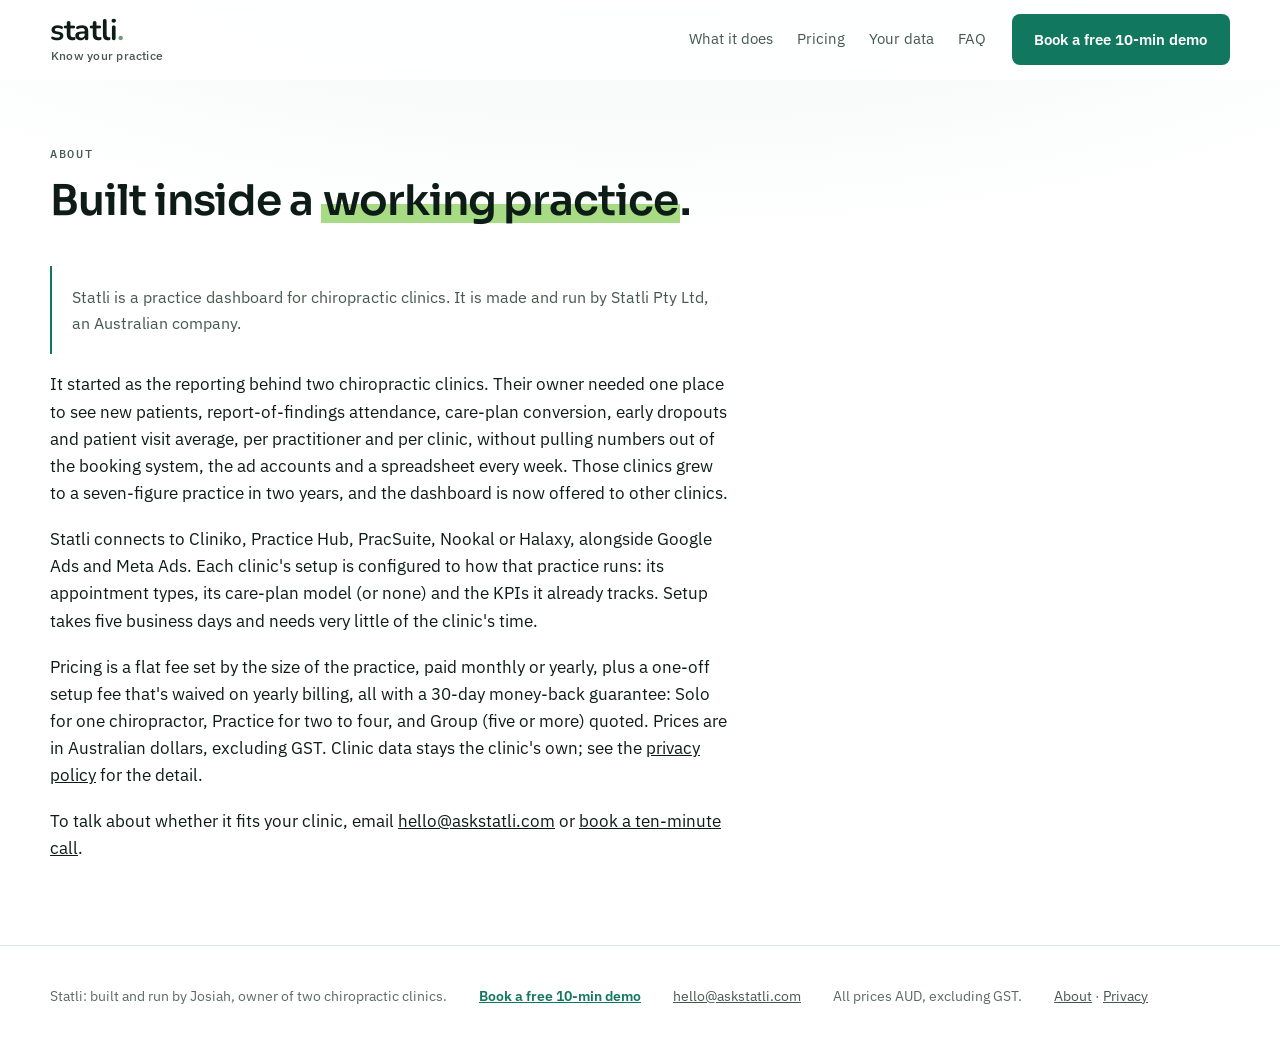
<file: about/index.html>
<!doctype html>
<html lang="en-AU">
<head>
<meta charset="utf-8">
<meta name="viewport" content="width=device-width, initial-scale=1">
<meta name="color-scheme" content="light">
<title>About Statli</title>
<meta name="description" content="Statli is an Australian practice dashboard for chiropractic clinics, built by a clinic owner and run by Statli Pty Ltd.">

<link rel="canonical" href="https://askstatli.com/about/">
<meta property="og:type" content="website">
<meta property="og:site_name" content="Statli">
<meta property="og:title" content="About Statli">
<meta property="og:description" content="Statli is an Australian practice dashboard for chiropractic clinics, built by a clinic owner and run by Statli Pty Ltd.">
<meta property="og:url" content="https://askstatli.com/about/">
<meta property="og:image" content="https://askstatli.com/static/img/demo_overview.jpg">
<link rel="alternate" type="text/plain" title="llms.txt" href="/llms.txt">

<link rel="preconnect" href="https://fonts.googleapis.com">
<link rel="preconnect" href="https://fonts.gstatic.com" crossorigin>
<link rel="stylesheet" href="https://fonts.googleapis.com/css2?family=Archivo:wght@400..800&family=Nunito:wght@700&family=Sora:wght@500;600&family=IBM+Plex+Mono:wght@400;500;600&family=IBM+Plex+Sans:wght@400;500;600&display=swap">
<link rel="stylesheet" href="/static/css/site.css?v=3137ffbd">
</head>
<body>
<a class="skip" href="#main">Skip to content</a>

<nav class="nav">
  <div class="wrap nav-in">
    <a class="brand" href="/" aria-label="Statli, know your practice. Home">
      <span class="brand-word">statli<span class="brand-dot">.</span></span>
      <span class="brand-tag">Know your practice</span>
    </a>
    <div class="nav-links">
      <a href="/#story">What it does</a>
      <a href="/#pricing">Pricing</a>
      <a href="/#security">Your data</a>
      <a href="/#faq">FAQ</a>
    </div>
    <a class="btn btn-primary nav-cta" href="/#book"><span>Book a<span class="cta-long"> free 10-min</span> demo</span></a>
    
    <button type="button" class="nav-menu-btn" aria-expanded="false" aria-controls="navSheet" aria-label="Menu">
      <span class="nav-menu-icon" aria-hidden="true"><i></i><i></i></span>
    </button>
  </div>
  <div class="nav-sheet" id="navSheet" hidden>
    <a href="/#story">What it does</a>
    <a href="/#story">See it in action</a>
    <a href="/#pricing">Pricing</a>
    <a href="/#security">Your data</a>
    <a href="/#faq">FAQ</a>
  </div>
</nav>

<main id="main">

<style>.about p{margin:0 0 1.1em;max-width:68ch}</style>
<section class="section">
  <div class="wrap">
    <div class="head">
      <p class="label">About</p>
      <h2>Built inside a <span class="hl">working practice</span>.</h2>
    </div>

    <div class="legal about">
      <p class="legal-intro">Statli is a practice dashboard for chiropractic clinics. It is made and run by
        Statli Pty Ltd, an Australian company.</p>

      <p>It started as the reporting behind two chiropractic clinics. Their owner needed one place to see
        new patients, report-of-findings attendance, care-plan conversion, early dropouts and patient visit
        average, per practitioner and per clinic, without pulling numbers out of the booking system, the ad
        accounts and a spreadsheet every week. Those clinics grew to a seven-figure practice in two years,
        and the dashboard is now offered to other clinics.</p>

      <p>Statli connects to Cliniko, Practice Hub, PracSuite, Nookal or Halaxy, alongside Google Ads and Meta Ads. Each
        clinic's setup is configured to how that practice runs: its appointment types, its care-plan model
        (or none) and the KPIs it already tracks. Setup takes five business days and needs very little of the
        clinic's time.</p>

      <p>Pricing is a flat fee set by the size of the practice, paid monthly or yearly, plus a one-off setup fee that's waived on yearly billing, all with a 30-day money-back guarantee: Solo for one chiropractor, Practice for two to four, and Group (five or more) quoted. Prices are in Australian dollars, excluding GST.
        Clinic data stays the clinic's own; see the <a href="/privacy">privacy policy</a>
        for the detail.</p>

      <p>To talk about whether it fits your clinic, email
        <a href="mailto:hello@askstatli.com">hello@askstatli.com</a> or
        <a href="/#book">book a ten-minute call</a>.</p>
    </div>
  </div>
</section>

</main>

<footer class="foot">
  <div class="wrap foot-in">
    <span>Statli: built and run by Josiah, owner of two chiropractic clinics.</span>
    <span><a class="foot-cta" href="/#book">Book a free 10-min demo</a></span>
    <span><a href="mailto:hello@askstatli.com">hello@askstatli.com</a></span>
    <span>All prices AUD, excluding GST.</span>
    <span><a href="/about">About</a> · <a href="/privacy">Privacy</a></span>
  </div>
</footer>

<script>
/* The top bar: a soft shadow only once content is scrolling under it, and
   on phones a menu that drops from the bar (and closes back into it). */
(function () {
  var nav = document.querySelector('.nav');
  if (!nav) return;
  function onScroll() { nav.classList.toggle('is-scrolled', window.scrollY > 4); }
  window.addEventListener('scroll', onScroll, { passive: true }); onScroll();

  var btn = nav.querySelector('.nav-menu-btn'), sheet = document.getElementById('navSheet');
  if (!btn || !sheet) return;
  function set(open) {
    btn.setAttribute('aria-expanded', open ? 'true' : 'false');
    nav.classList.toggle('menu-open', open);
    clearTimeout(sheet._t);
    if (open) { sheet.hidden = false; void sheet.offsetWidth; sheet.classList.add('is-open'); }
    else {
      sheet.classList.remove('is-open');
      // Backstop for when no transition runs (reduced motion, a background
      // tab): a closed menu must never sit invisible over the page.
      sheet._t = setTimeout(function () { if (!sheet.classList.contains('is-open')) sheet.hidden = true; }, 450);
    }
  }
  // Hidden only once the closing transition has finished, so it can be
  // reopened mid-close and simply turns round.
  sheet.addEventListener('transitionend', function () { if (!sheet.classList.contains('is-open')) sheet.hidden = true; });
  btn.addEventListener('click', function () { set(btn.getAttribute('aria-expanded') !== 'true'); });
  sheet.addEventListener('click', function (e) { if (e.target.closest('a')) set(false); });
  document.addEventListener('click', function (e) { if (!nav.contains(e.target)) set(false); });
  document.addEventListener('keydown', function (e) { if (e.key === 'Escape') set(false); });
})();

/* The booking form says it's sending the moment it's pressed, and can't be
   sent twice. Restored if the visitor comes Back to the page. */
document.querySelectorAll('form.book').forEach(function (f) {
  if (f.id === 'preview-form' || f.id === 'waitlist-form') return;   // these handle their own button
  f.addEventListener('submit', function () {
    var b = f.querySelector('[type=submit]');
    if (!b) return;
    b.dataset.label = b.dataset.label || b.textContent;
    setTimeout(function () { b.disabled = true; b.classList.add('is-sending'); b.textContent = 'Sending…'; }, 0);
  });
});
window.addEventListener('pageshow', function () {
  document.querySelectorAll('form.book [type=submit]').forEach(function (b) {
    if (b.dataset.label) { b.disabled = false; b.classList.remove('is-sending'); b.textContent = b.dataset.label; }
  });
});
</script>
</body>
</html>
</file>
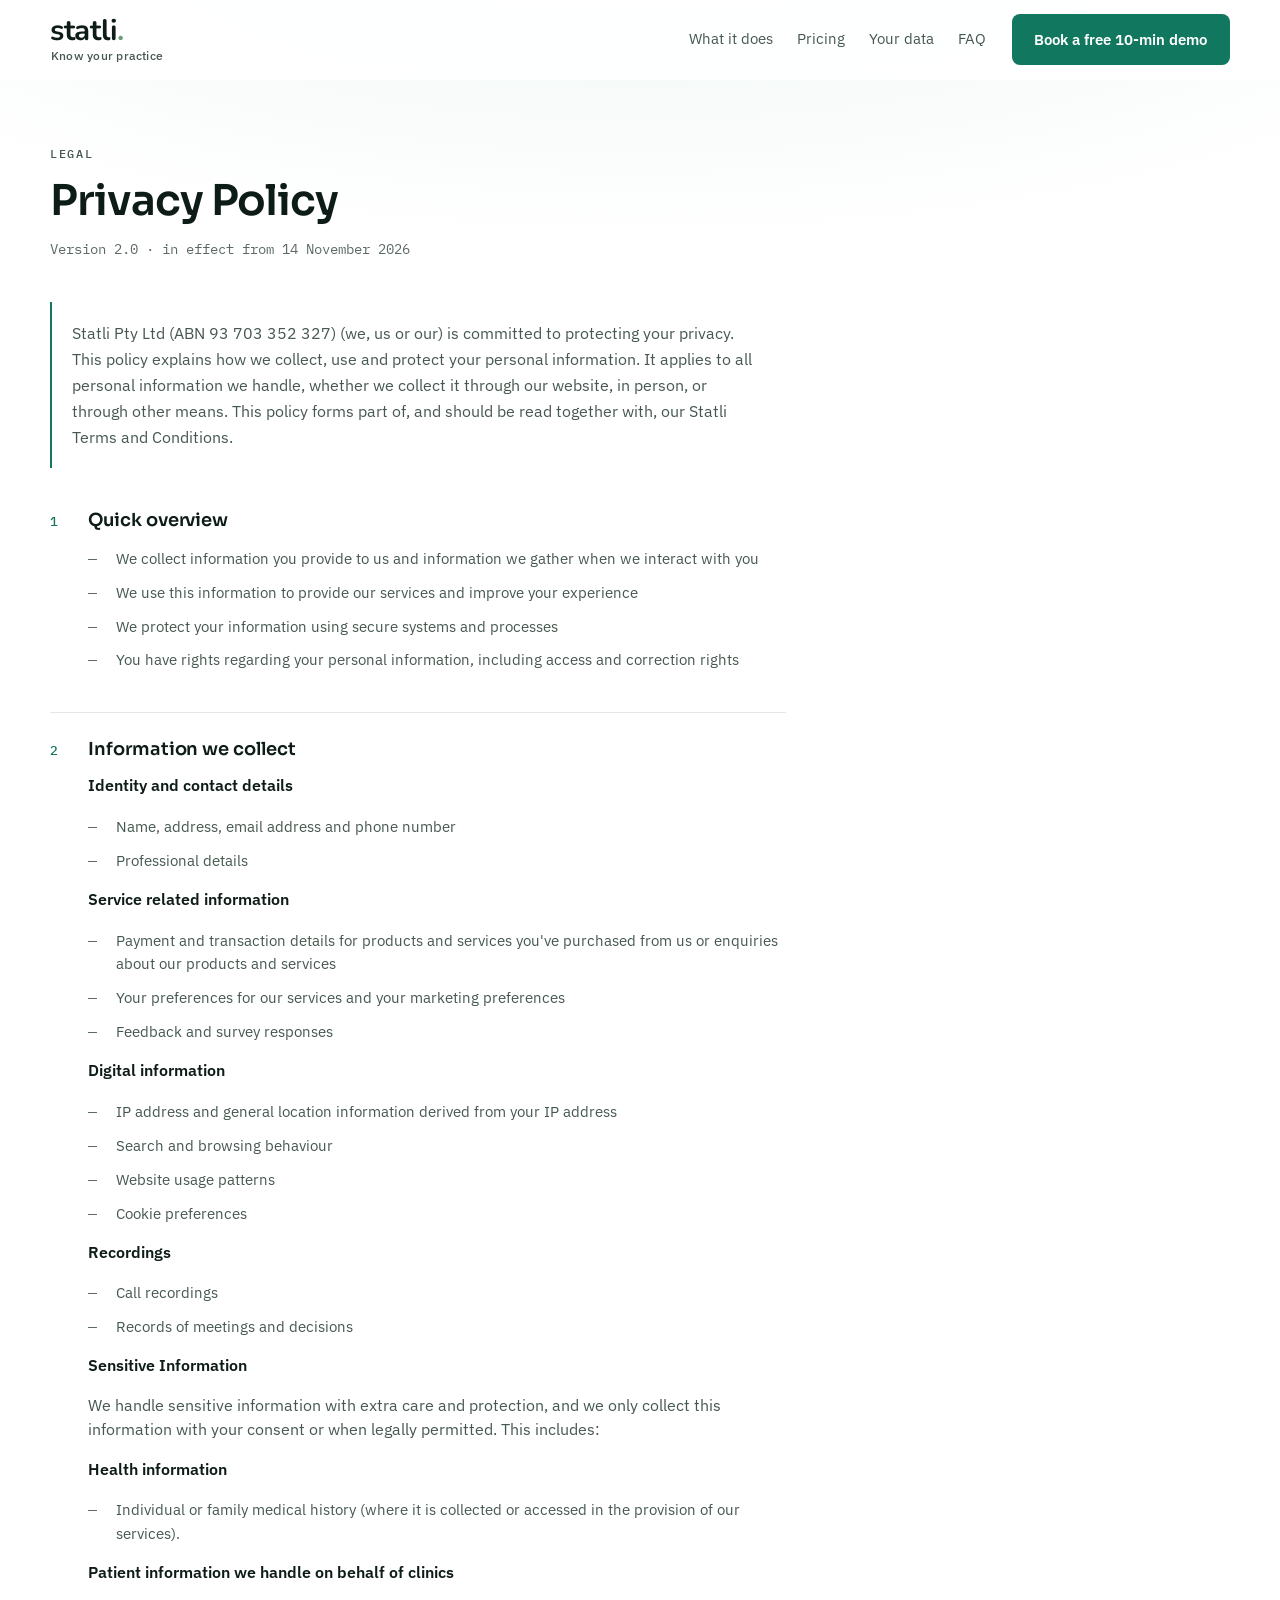
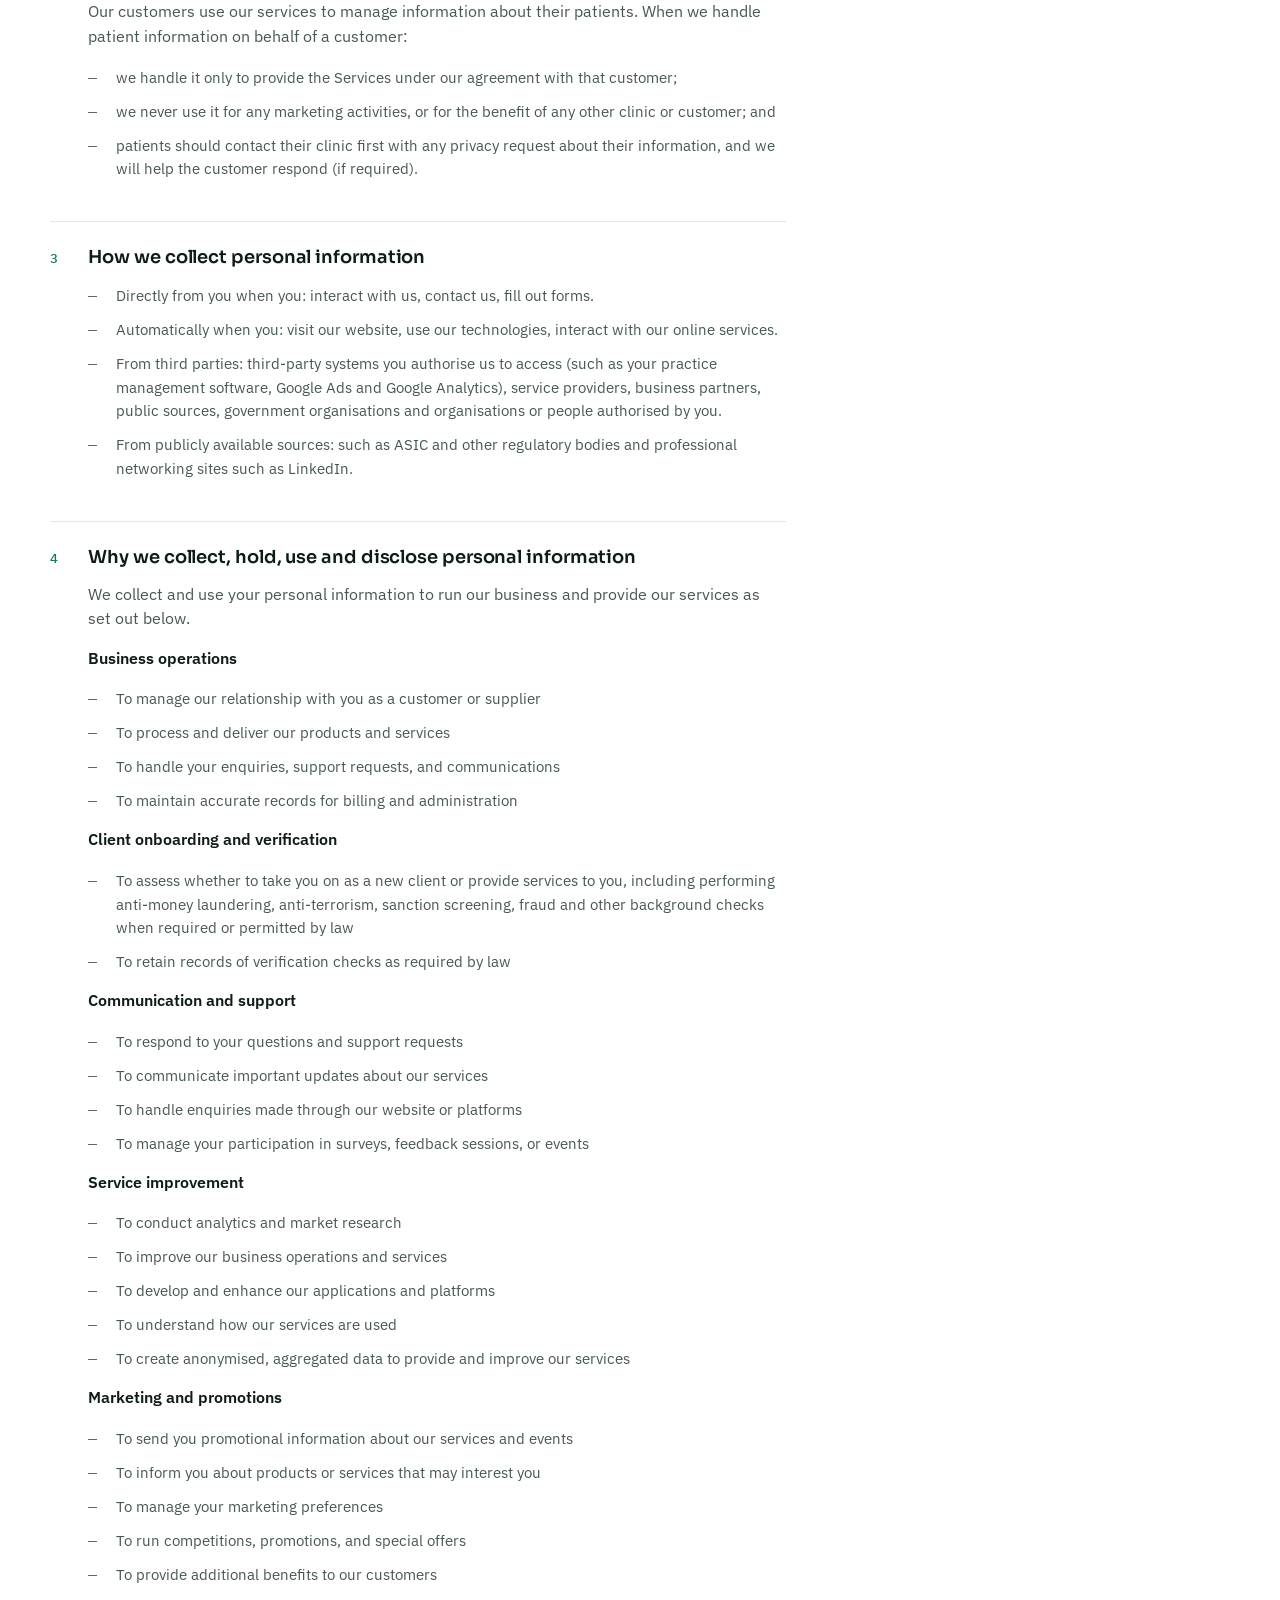
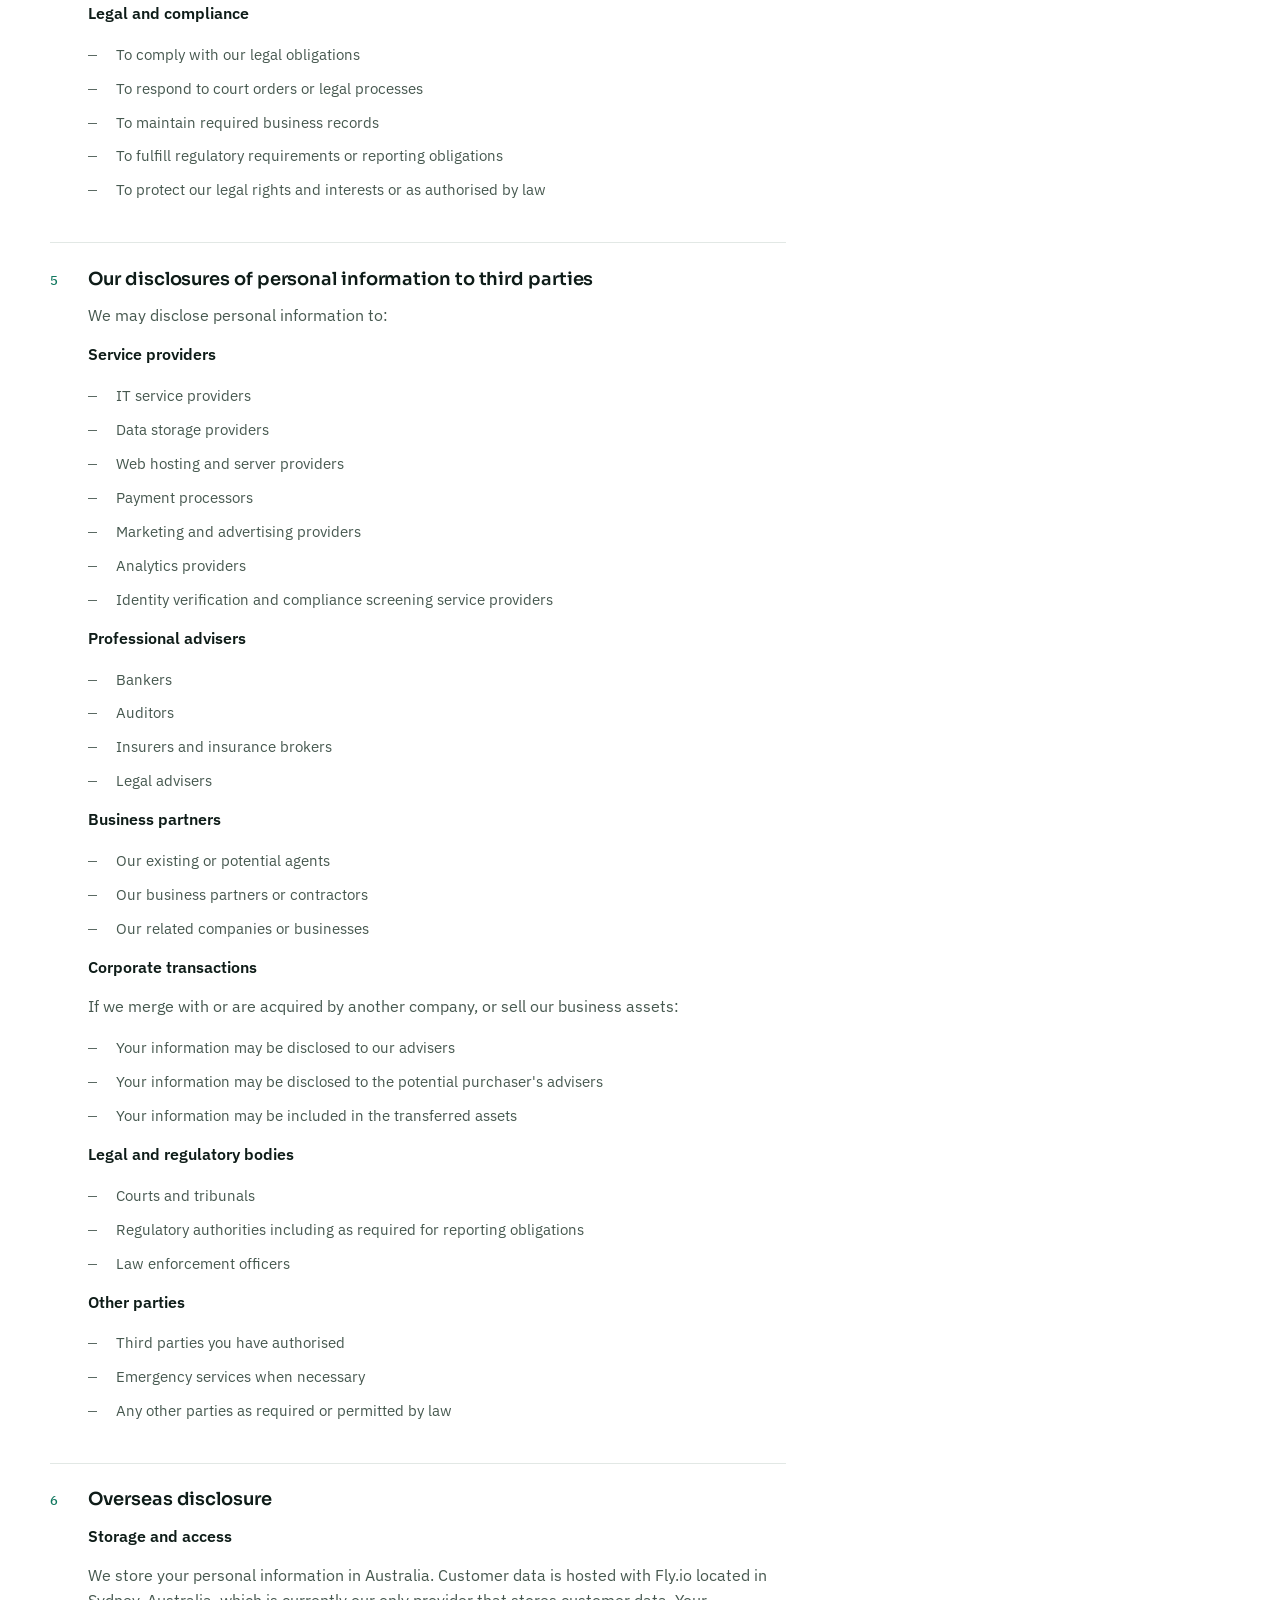
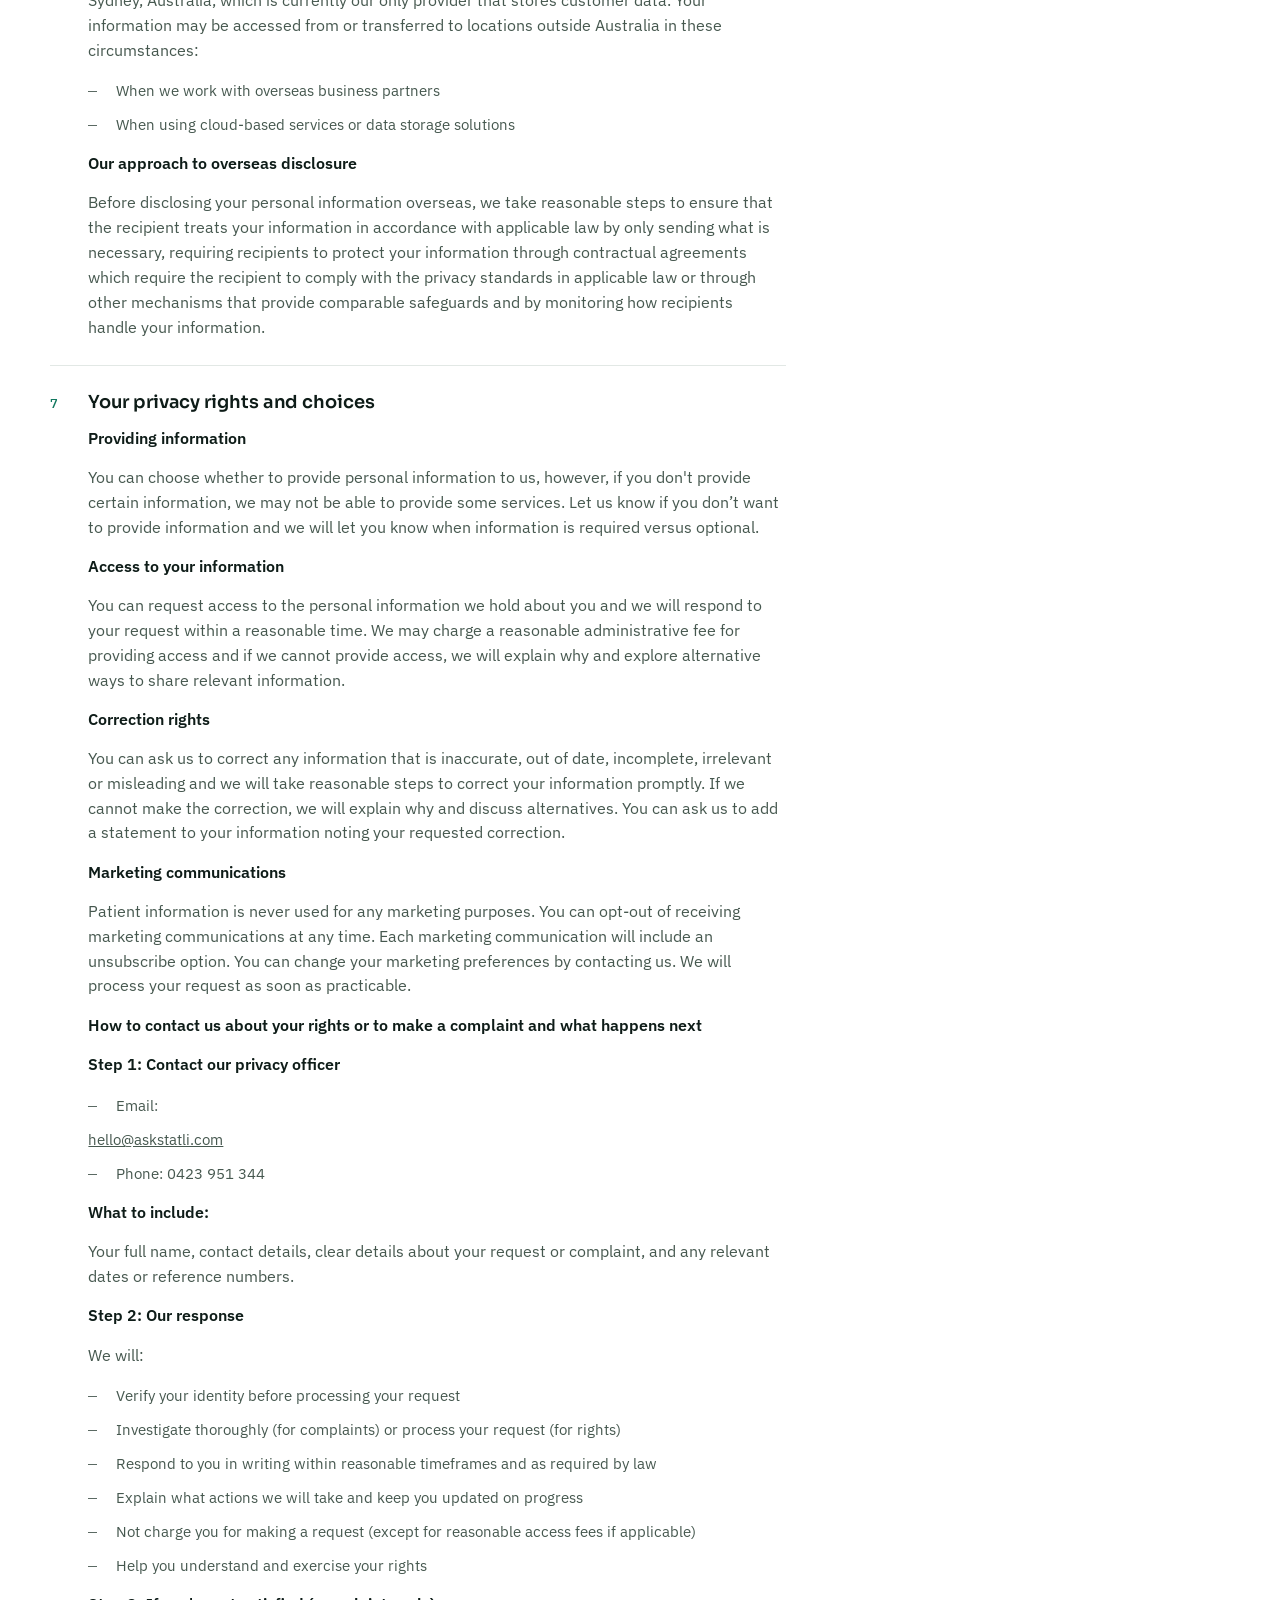
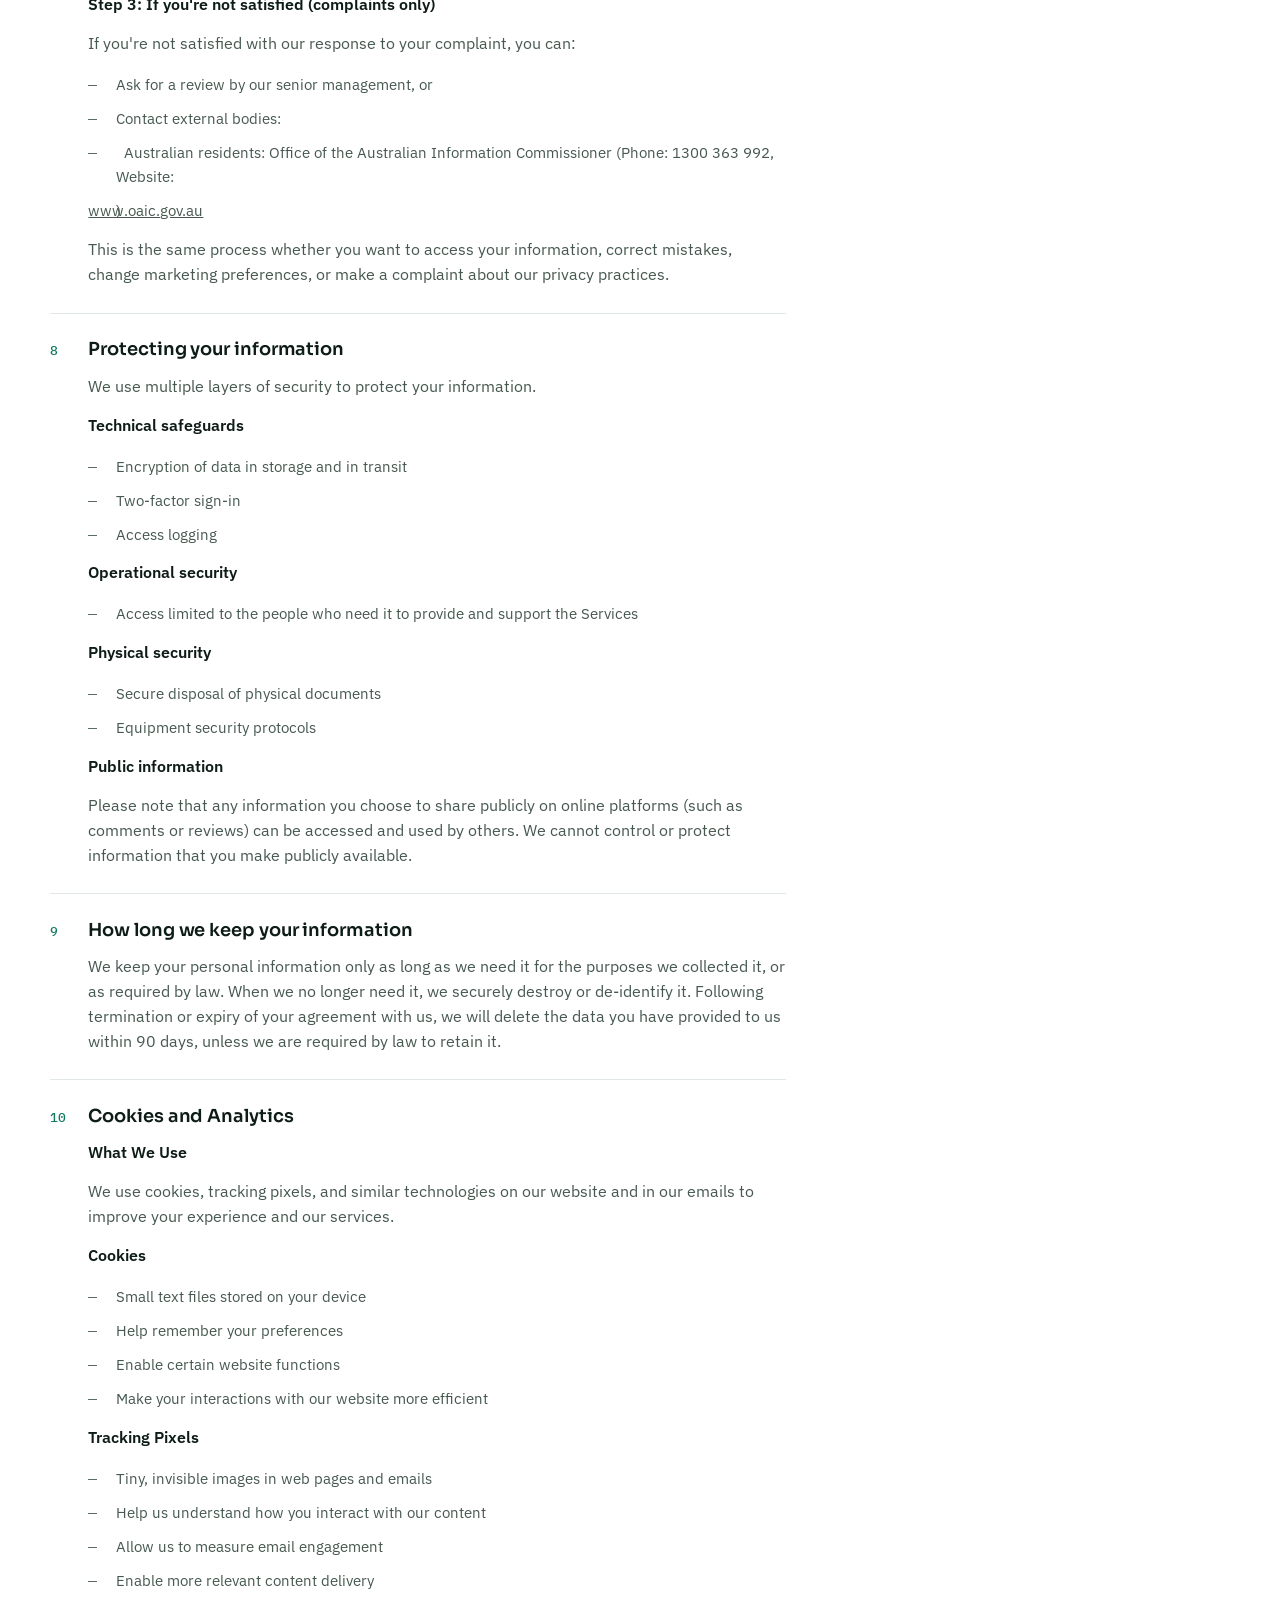
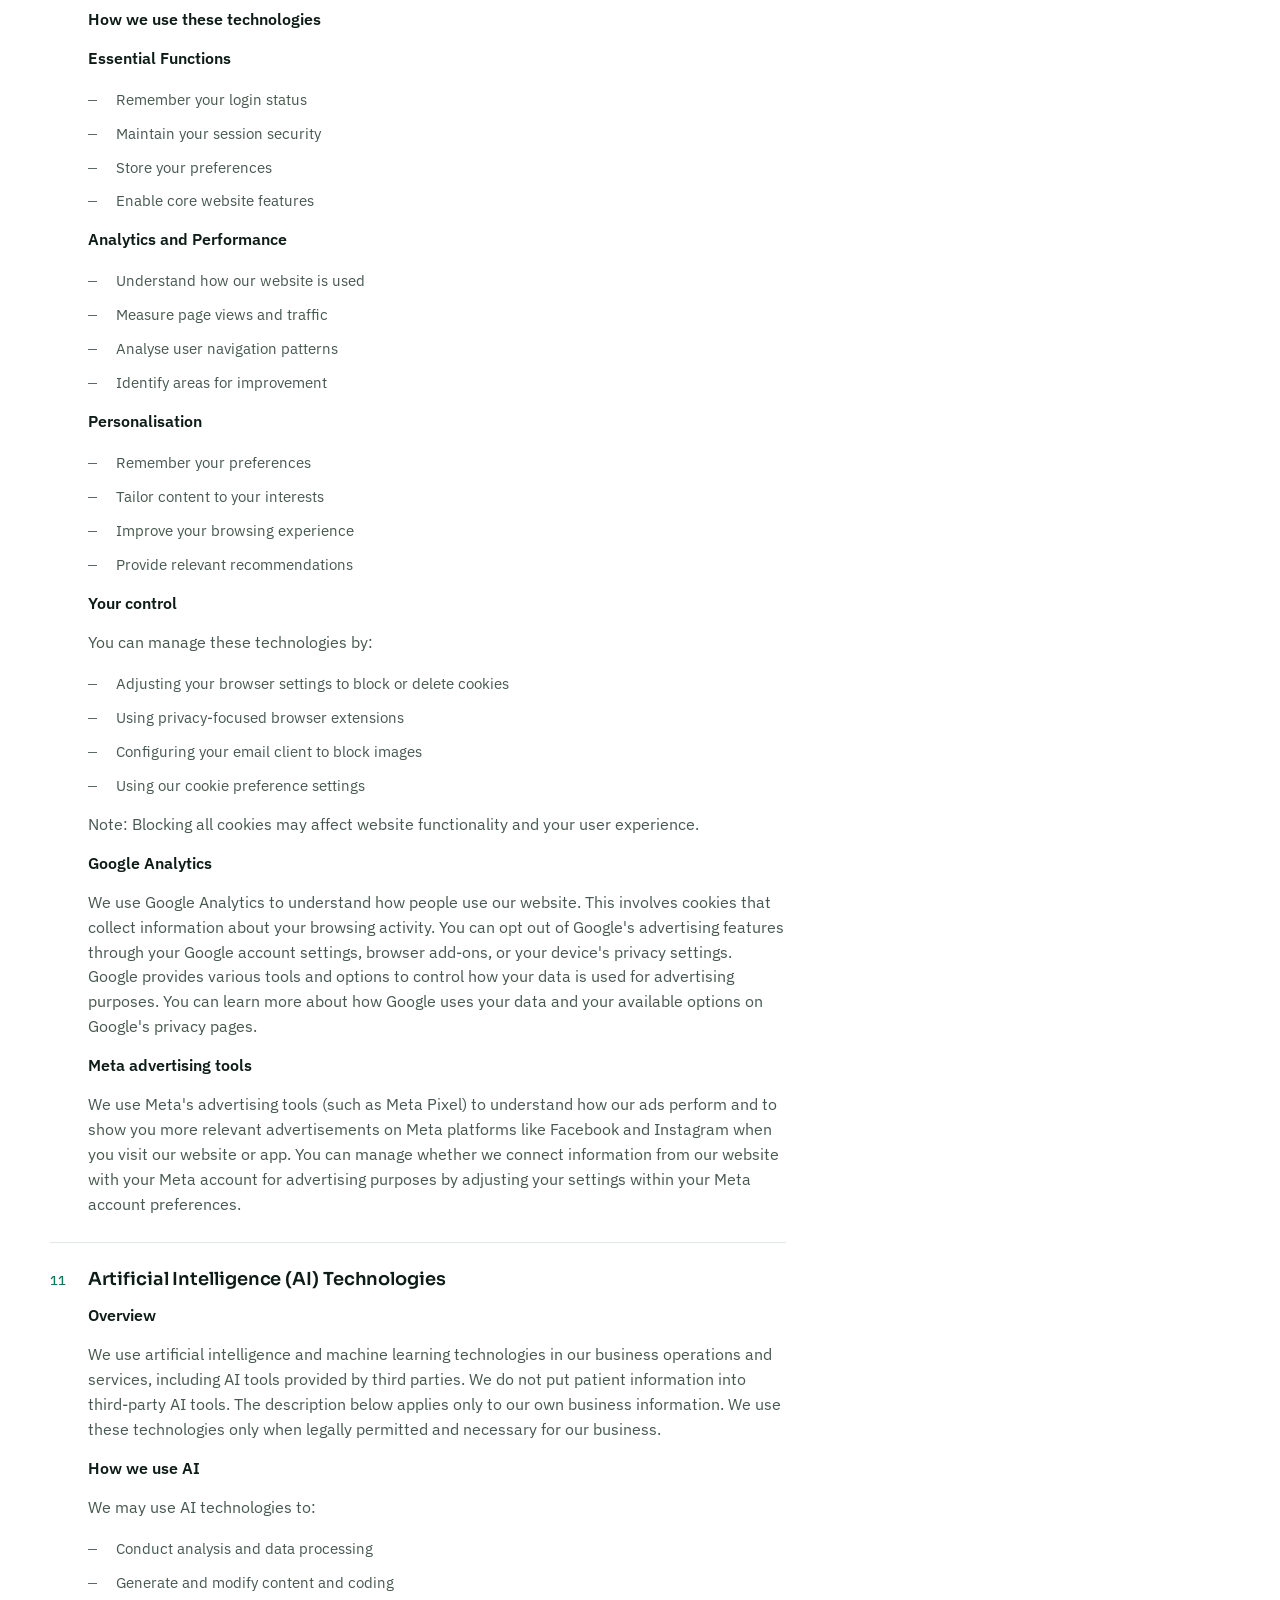
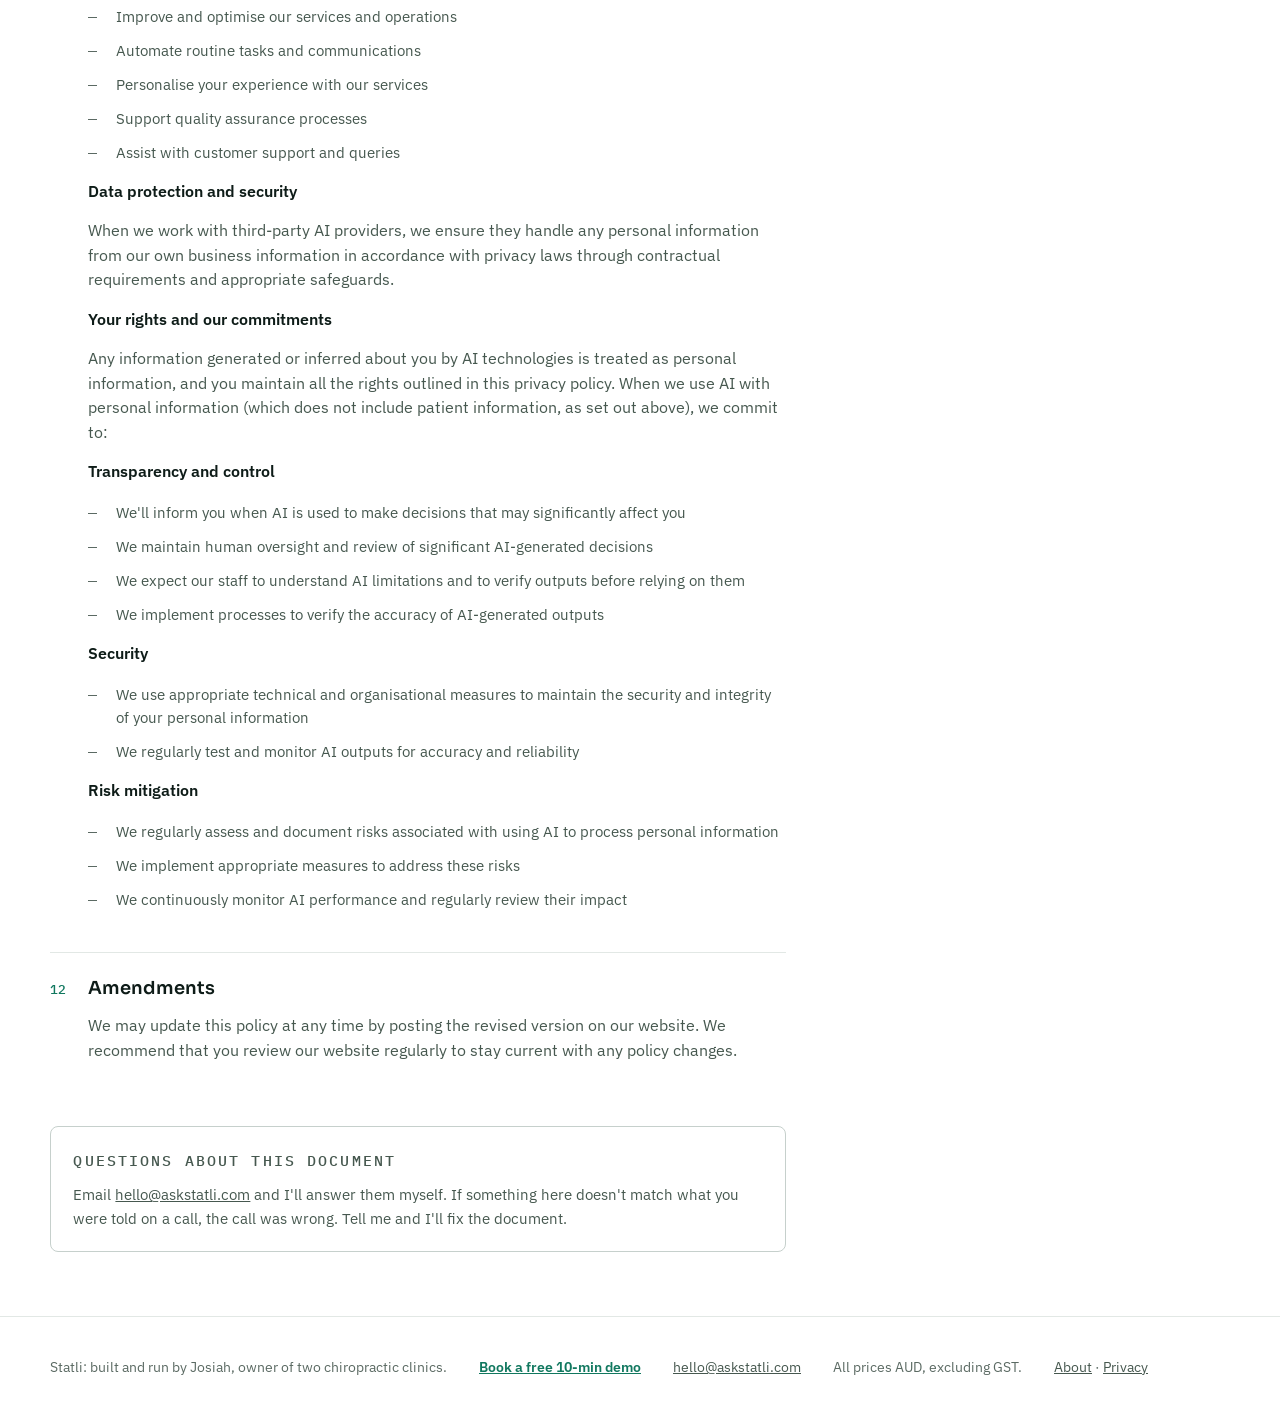
<file: privacy/index.html>
<!doctype html>
<html lang="en-AU">
<head>
<meta charset="utf-8">
<meta name="viewport" content="width=device-width, initial-scale=1">
<meta name="color-scheme" content="light">
<title>Privacy Policy</title>
<meta name="description" content="Statli Pty Ltd (ABN 93 703 352 327) (we, us or our) is committed to protecting your privacy. This policy explains how we collect, use and protect your personal information. It applies to all personal information we handle, whether we collect it through our website, in person, or through other means. This policy forms part of, and should be read together with, our Statli Terms and Conditions.">

<link rel="canonical" href="https://askstatli.com/privacy/">
<meta property="og:type" content="website">
<meta property="og:site_name" content="Statli">
<meta property="og:title" content="Privacy Policy">
<meta property="og:description" content="Statli Pty Ltd (ABN 93 703 352 327) (we, us or our) is committed to protecting your privacy. This policy explains how we collect, use and protect your personal information. It applies to all personal information we handle, whether we collect it through our website, in person, or through other means. This policy forms part of, and should be read together with, our Statli Terms and Conditions.">
<meta property="og:url" content="https://askstatli.com/privacy/">
<meta property="og:image" content="https://askstatli.com/static/img/demo_overview.jpg">
<link rel="alternate" type="text/plain" title="llms.txt" href="/llms.txt">

<link rel="preconnect" href="https://fonts.googleapis.com">
<link rel="preconnect" href="https://fonts.gstatic.com" crossorigin>
<link rel="stylesheet" href="https://fonts.googleapis.com/css2?family=Archivo:wght@400..800&family=Nunito:wght@700&family=Sora:wght@500;600&family=IBM+Plex+Mono:wght@400;500;600&family=IBM+Plex+Sans:wght@400;500;600&display=swap">
<link rel="stylesheet" href="/static/css/site.css?v=3137ffbd">
</head>
<body>
<a class="skip" href="#main">Skip to content</a>

<nav class="nav">
  <div class="wrap nav-in">
    <a class="brand" href="/" aria-label="Statli, know your practice. Home">
      <span class="brand-word">statli<span class="brand-dot">.</span></span>
      <span class="brand-tag">Know your practice</span>
    </a>
    <div class="nav-links">
      <a href="/#story">What it does</a>
      <a href="/#pricing">Pricing</a>
      <a href="/#security">Your data</a>
      <a href="/#faq">FAQ</a>
    </div>
    <a class="btn btn-primary nav-cta" href="/#book"><span>Book a<span class="cta-long"> free 10-min</span> demo</span></a>
    
    <button type="button" class="nav-menu-btn" aria-expanded="false" aria-controls="navSheet" aria-label="Menu">
      <span class="nav-menu-icon" aria-hidden="true"><i></i><i></i></span>
    </button>
  </div>
  <div class="nav-sheet" id="navSheet" hidden>
    <a href="/#story">What it does</a>
    <a href="/#story">See it in action</a>
    <a href="/#pricing">Pricing</a>
    <a href="/#security">Your data</a>
    <a href="/#faq">FAQ</a>
  </div>
</nav>

<main id="main">

<section class="section">
  <div class="wrap">
    <div class="head">
      <p class="label">Legal</p>
      <h2>Privacy Policy</h2>
      <p class="num" style="font-size:.85rem;color:var(--ink-3)">
        Version 2.0 · in effect from 14 November 2026
      </p>
    </div>

    <div class="legal">
      <p class="legal-intro">Statli Pty Ltd (ABN 93 703 352 327) (we, us or our) is committed to protecting your privacy. This policy explains how we collect, use and protect your personal information. It applies to all personal information we handle, whether we collect it through our website, in person, or through other means. This policy forms part of, and should be read together with, our Statli Terms and Conditions.</p>

      
      <section class="legal-s" id="quick-overview">
        <h3><span class="legal-n num">1</span>Quick overview</h3>
        
          
            <ul><li>We collect information you provide to us and information we gather when we interact with you</li><li>We use this information to provide our services and improve your experience</li><li>We protect your information using secure systems and processes</li><li>You have rights regarding your personal information, including access and correction rights</li></ul>
          
        
      </section>
      
      <section class="legal-s" id="information-we-collect">
        <h3><span class="legal-n num">2</span>Information we collect</h3>
        
          
            <p><strong>Identity and contact details</strong></p>
          
        
          
            <ul><li>Name, address, email address and phone number</li><li>Professional details</li></ul>
          
        
          
            <p><strong>Service related information</strong></p>
          
        
          
            <ul><li>Payment and transaction details for products and services you've purchased from us or enquiries about our products and services</li><li>Your preferences for our services and your marketing preferences</li><li>Feedback and survey responses</li></ul>
          
        
          
            <p><strong>Digital information</strong></p>
          
        
          
            <ul><li>IP address and general location information derived from your IP address</li><li>Search and browsing behaviour</li><li>Website usage patterns</li><li>Cookie preferences</li></ul>
          
        
          
            <p><strong>Recordings</strong></p>
          
        
          
            <ul><li>Call recordings</li><li>Records of meetings and decisions</li></ul>
          
        
          
            <p><strong>Sensitive Information</strong></p>
          
        
          
            <p>We handle sensitive information with extra care and protection, and we only collect this information with your consent or when legally permitted. This includes:</p>
          
        
          
            <p><strong>Health information</strong></p>
          
        
          
            <ul><li>Individual or family medical history (where it is collected or accessed in the provision of our services).</li></ul>
          
        
          
            <p><strong>Patient information we handle on behalf of clinics</strong></p>
          
        
          
            <p>Our customers use our services to manage information about their patients. When we handle patient information on behalf of a customer:</p>
          
        
          
            <ul><li>we handle it only to provide the Services under our agreement with that customer;</li><li>we never use it for any marketing activities, or for the benefit of any other clinic or customer; and</li><li>patients should contact their clinic first with any privacy request about their information, and we will help the customer respond (if required).</li></ul>
          
        
      </section>
      
      <section class="legal-s" id="how-we-collect-personal-information">
        <h3><span class="legal-n num">3</span>How we collect personal information</h3>
        
          
            <ul><li>Directly from you when you: interact with us, contact us, fill out forms.</li><li>Automatically when you: visit our website, use our technologies, interact with our online services.</li><li>From third parties: third-party systems you authorise us to access (such as your practice management software, Google Ads and Google Analytics), service providers, business partners, public sources, government organisations and organisations or people authorised by you.</li><li>From publicly available sources: such as ASIC and other regulatory bodies and professional networking sites such as LinkedIn.</li></ul>
          
        
      </section>
      
      <section class="legal-s" id="why-we-collect-hold-use-and-disclose-per">
        <h3><span class="legal-n num">4</span>Why we collect, hold, use and disclose personal information</h3>
        
          
            <p>We collect and use your personal information to run our business and provide our services as set out below.</p>
          
        
          
            <p><strong>Business operations</strong></p>
          
        
          
            <ul><li>To manage our relationship with you as a customer or supplier</li><li>To process and deliver our products and services</li><li>To handle your enquiries, support requests, and communications</li><li>To maintain accurate records for billing and administration</li></ul>
          
        
          
            <p><strong>Client onboarding and verification</strong></p>
          
        
          
            <ul><li>To assess whether to take you on as a new client or provide services to you, including performing anti-money laundering, anti-terrorism, sanction screening, fraud and other background checks when required or permitted by law</li><li>To retain records of verification checks as required by law</li></ul>
          
        
          
            <p><strong>Communication and support</strong></p>
          
        
          
            <ul><li>To respond to your questions and support requests</li><li>To communicate important updates about our services</li><li>To handle enquiries made through our website or platforms</li><li>To manage your participation in surveys, feedback sessions, or events</li></ul>
          
        
          
            <p><strong>Service improvement</strong></p>
          
        
          
            <ul><li>To conduct analytics and market research</li><li>To improve our business operations and services</li><li>To develop and enhance our applications and platforms</li><li>To understand how our services are used</li><li>To create anonymised, aggregated data to provide and improve our services</li></ul>
          
        
          
            <p><strong>Marketing and promotions</strong></p>
          
        
          
            <ul><li>To send you promotional information about our services and events</li><li>To inform you about products or services that may interest you</li><li>To manage your marketing preferences</li><li>To run competitions, promotions, and special offers</li><li>To provide additional benefits to our customers</li></ul>
          
        
          
            <p><strong>Legal and compliance</strong></p>
          
        
          
            <ul><li>To comply with our legal obligations</li><li>To respond to court orders or legal processes</li><li>To maintain required business records</li><li>To fulfill regulatory requirements or reporting obligations</li><li>To protect our legal rights and interests or as authorised by law</li></ul>
          
        
      </section>
      
      <section class="legal-s" id="our-disclosures-of-personal-information-">
        <h3><span class="legal-n num">5</span>Our disclosures of personal information to third parties</h3>
        
          
            <p>We may disclose personal information to:</p>
          
        
          
            <p><strong>Service providers</strong></p>
          
        
          
            <ul><li>IT service providers</li><li>Data storage providers</li><li>Web hosting and server providers</li><li>Payment processors</li><li>Marketing and advertising providers</li><li>Analytics providers</li><li>Identity verification and compliance screening service providers</li></ul>
          
        
          
            <p><strong>Professional advisers</strong></p>
          
        
          
            <ul><li>Bankers</li><li>Auditors</li><li>Insurers and insurance brokers</li><li>Legal advisers</li></ul>
          
        
          
            <p><strong>Business partners</strong></p>
          
        
          
            <ul><li>Our existing or potential agents</li><li>Our business partners or contractors</li><li>Our related companies or businesses</li></ul>
          
        
          
            <p><strong>Corporate transactions</strong></p>
          
        
          
            <p>If we merge with or are acquired by another company, or sell our business assets:</p>
          
        
          
            <ul><li>Your information may be disclosed to our advisers</li><li>Your information may be disclosed to the potential purchaser's advisers</li><li>Your information may be included in the transferred assets</li></ul>
          
        
          
            <p><strong>Legal and regulatory bodies</strong></p>
          
        
          
            <ul><li>Courts and tribunals</li><li>Regulatory authorities including as required for reporting obligations</li><li>Law enforcement officers</li></ul>
          
        
          
            <p><strong>Other parties</strong></p>
          
        
          
            <ul><li>Third parties you have authorised</li><li>Emergency services when necessary</li><li>Any other parties as required or permitted by law</li></ul>
          
        
      </section>
      
      <section class="legal-s" id="overseas-disclosure">
        <h3><span class="legal-n num">6</span>Overseas disclosure</h3>
        
          
            <p><strong>Storage and access</strong></p>
          
        
          
            <p>We store your personal information in Australia. Customer data is hosted with Fly.io located in Sydney, Australia, which is currently our only provider that stores customer data. Your information may be accessed from or transferred to locations outside Australia in these circumstances:</p>
          
        
          
            <ul><li>When we work with overseas business partners</li><li>When using cloud-based services or data storage solutions</li></ul>
          
        
          
            <p><strong>Our approach to overseas disclosure</strong></p>
          
        
          
            <p>Before disclosing your personal information overseas, we take reasonable steps to ensure that the recipient treats your information in accordance with applicable law by only sending what is necessary, requiring recipients to protect your information through contractual agreements which require the recipient to comply with the privacy standards in applicable law or through other mechanisms that provide comparable safeguards and by monitoring how recipients handle your information.</p>
          
        
      </section>
      
      <section class="legal-s" id="your-privacy-rights-and-choices">
        <h3><span class="legal-n num">7</span>Your privacy rights and choices</h3>
        
          
            <p><strong>Providing information</strong></p>
          
        
          
            <p>You can choose whether to provide personal information to us, however, if you don't provide certain information, we may not be able to provide some services. Let us know if you don’t want to provide information and we will let you know when information is required versus optional.</p>
          
        
          
            <p><strong>Access to your information</strong></p>
          
        
          
            <p>You can request access to the personal information we hold about you and we will respond to your request within a reasonable time. We may charge a reasonable administrative fee for providing access and if we cannot provide access, we will explain why and explore alternative ways to share relevant information.</p>
          
        
          
            <p><strong>Correction rights</strong></p>
          
        
          
            <p>You can ask us to correct any information that is inaccurate, out of date, incomplete, irrelevant or misleading and we will take reasonable steps to correct your information promptly. If we cannot make the correction, we will explain why and discuss alternatives. You can ask us to add a statement to your information noting your requested correction.</p>
          
        
          
            <p><strong>Marketing communications</strong></p>
          
        
          
            <p>Patient information is never used for any marketing purposes. You can opt-out of receiving marketing communications at any time. Each marketing communication will include an unsubscribe option. You can change your marketing preferences by contacting us. We will process your request as soon as practicable.</p>
          
        
          
            <p><strong>How to contact us about your rights or to make a complaint and what happens next</strong></p>
          
        
          
            <p><strong>Step 1: Contact our privacy officer</strong></p>
          
        
          
            <ul><li>Email: <a href="mailto:hello@askstatli.com">hello@askstatli.com</a></li><li>Phone: 0423 951 344</li></ul>
          
        
          
            <p><strong>What to include:</strong></p>
          
        
          
            <p>Your full name, contact details, clear details about your request or complaint, and any relevant dates or reference numbers.</p>
          
        
          
            <p><strong>Step 2: Our response</strong></p>
          
        
          
            <p>We will:</p>
          
        
          
            <ul><li>Verify your identity before processing your request</li><li>Investigate thoroughly (for complaints) or process your request (for rights)</li><li>Respond to you in writing within reasonable timeframes and as required by law</li><li>Explain what actions we will take and keep you updated on progress</li><li>Not charge you for making a request (except for reasonable access fees if applicable)</li><li>Help you understand and exercise your rights</li></ul>
          
        
          
            <p><strong>Step 3: If you're not satisfied (complaints only)</strong></p>
          
        
          
            <p>If you're not satisfied with our response to your complaint, you can:</p>
          
        
          
            <ul><li>Ask for a review by our senior management, or</li><li>Contact external bodies:</li><li>&nbsp;&nbsp;Australian residents: Office of the Australian Information Commissioner (Phone: 1300 363 992, Website: <a href="https://www.oaic.gov.au">www.oaic.gov.au</a>)</li></ul>
          
        
          
            <p>This is the same process whether you want to access your information, correct mistakes, change marketing preferences, or make a complaint about our privacy practices.</p>
          
        
      </section>
      
      <section class="legal-s" id="protecting-your-information">
        <h3><span class="legal-n num">8</span>Protecting your information</h3>
        
          
            <p>We use multiple layers of security to protect your information.</p>
          
        
          
            <p><strong>Technical safeguards</strong></p>
          
        
          
            <ul><li>Encryption of data in storage and in transit</li><li>Two-factor sign-in</li><li>Access logging</li></ul>
          
        
          
            <p><strong>Operational security</strong></p>
          
        
          
            <ul><li>Access limited to the people who need it to provide and support the Services</li></ul>
          
        
          
            <p><strong>Physical security</strong></p>
          
        
          
            <ul><li>Secure disposal of physical documents</li><li>Equipment security protocols</li></ul>
          
        
          
            <p><strong>Public information</strong></p>
          
        
          
            <p>Please note that any information you choose to share publicly on online platforms (such as comments or reviews) can be accessed and used by others. We cannot control or protect information that you make publicly available.</p>
          
        
      </section>
      
      <section class="legal-s" id="how-long-we-keep-your-information">
        <h3><span class="legal-n num">9</span>How long we keep your information</h3>
        
          
            <p>We keep your personal information only as long as we need it for the purposes we collected it, or as required by law. When we no longer need it, we securely destroy or de-identify it. Following termination or expiry of your agreement with us, we will delete the data you have provided to us within 90 days, unless we are required by law to retain it.</p>
          
        
      </section>
      
      <section class="legal-s" id="cookies-and-analytics">
        <h3><span class="legal-n num">10</span>Cookies and Analytics</h3>
        
          
            <p><strong>What We Use</strong></p>
          
        
          
            <p>We use cookies, tracking pixels, and similar technologies on our website and in our emails to improve your experience and our services.</p>
          
        
          
            <p><strong>Cookies</strong></p>
          
        
          
            <ul><li>Small text files stored on your device</li><li>Help remember your preferences</li><li>Enable certain website functions</li><li>Make your interactions with our website more efficient</li></ul>
          
        
          
            <p><strong>Tracking Pixels</strong></p>
          
        
          
            <ul><li>Tiny, invisible images in web pages and emails</li><li>Help us understand how you interact with our content</li><li>Allow us to measure email engagement</li><li>Enable more relevant content delivery</li></ul>
          
        
          
            <p><strong>How we use these technologies</strong></p>
          
        
          
            <p><strong>Essential Functions</strong></p>
          
        
          
            <ul><li>Remember your login status</li><li>Maintain your session security</li><li>Store your preferences</li><li>Enable core website features</li></ul>
          
        
          
            <p><strong>Analytics and Performance</strong></p>
          
        
          
            <ul><li>Understand how our website is used</li><li>Measure page views and traffic</li><li>Analyse user navigation patterns</li><li>Identify areas for improvement</li></ul>
          
        
          
            <p><strong>Personalisation</strong></p>
          
        
          
            <ul><li>Remember your preferences</li><li>Tailor content to your interests</li><li>Improve your browsing experience</li><li>Provide relevant recommendations</li></ul>
          
        
          
            <p><strong>Your control</strong></p>
          
        
          
            <p>You can manage these technologies by:</p>
          
        
          
            <ul><li>Adjusting your browser settings to block or delete cookies</li><li>Using privacy-focused browser extensions</li><li>Configuring your email client to block images</li><li>Using our cookie preference settings</li></ul>
          
        
          
            <p>Note: Blocking all cookies may affect website functionality and your user experience.</p>
          
        
          
            <p><strong>Google Analytics</strong></p>
          
        
          
            <p>We use Google Analytics to understand how people use our website. This involves cookies that collect information about your browsing activity. You can opt out of Google's advertising features through your Google account settings, browser add-ons, or your device's privacy settings. Google provides various tools and options to control how your data is used for advertising purposes. You can learn more about how Google uses your data and your available options on Google's privacy pages.</p>
          
        
          
            <p><strong>Meta advertising tools</strong></p>
          
        
          
            <p>We use Meta's advertising tools (such as Meta Pixel) to understand how our ads perform and to show you more relevant advertisements on Meta platforms like Facebook and Instagram when you visit our website or app. You can manage whether we connect information from our website with your Meta account for advertising purposes by adjusting your settings within your Meta account preferences.</p>
          
        
      </section>
      
      <section class="legal-s" id="artificial-intelligence-ai-technologies">
        <h3><span class="legal-n num">11</span>Artificial Intelligence (AI) Technologies</h3>
        
          
            <p><strong>Overview</strong></p>
          
        
          
            <p>We use artificial intelligence and machine learning technologies in our business operations and services, including AI tools provided by third parties. We do not put patient information into third-party AI tools. The description below applies only to our own business information. We use these technologies only when legally permitted and necessary for our business.</p>
          
        
          
            <p><strong>How we use AI</strong></p>
          
        
          
            <p>We may use AI technologies to:</p>
          
        
          
            <ul><li>Conduct analysis and data processing</li><li>Generate and modify content and coding</li><li>Improve and optimise our services and operations</li><li>Automate routine tasks and communications</li><li>Personalise your experience with our services</li><li>Support quality assurance processes</li><li>Assist with customer support and queries</li></ul>
          
        
          
            <p><strong>Data protection and security</strong></p>
          
        
          
            <p>When we work with third-party AI providers, we ensure they handle any personal information from our own business information in accordance with privacy laws through contractual requirements and appropriate safeguards.</p>
          
        
          
            <p><strong>Your rights and our commitments</strong></p>
          
        
          
            <p>Any information generated or inferred about you by AI technologies is treated as personal information, and you maintain all the rights outlined in this privacy policy. When we use AI with personal information (which does not include patient information, as set out above), we commit to:</p>
          
        
          
            <p><strong>Transparency and control</strong></p>
          
        
          
            <ul><li>We'll inform you when AI is used to make decisions that may significantly affect you</li><li>We maintain human oversight and review of significant AI-generated decisions</li><li>We expect our staff to understand AI limitations and to verify outputs before relying on them</li><li>We implement processes to verify the accuracy of AI-generated outputs</li></ul>
          
        
          
            <p><strong>Security</strong></p>
          
        
          
            <ul><li>We use appropriate technical and organisational measures to maintain the security and integrity of your personal information</li><li>We regularly test and monitor AI outputs for accuracy and reliability</li></ul>
          
        
          
            <p><strong>Risk mitigation</strong></p>
          
        
          
            <ul><li>We regularly assess and document risks associated with using AI to process personal information</li><li>We implement appropriate measures to address these risks</li><li>We continuously monitor AI performance and regularly review their impact</li></ul>
          
        
      </section>
      
      <section class="legal-s" id="amendments">
        <h3><span class="legal-n num">12</span>Amendments</h3>
        
          
            <p>We may update this policy at any time by posting the revised version on our website. We recommend that you review our website regularly to stay current with any policy changes.</p>
          
        
      </section>
      

      <div class="legal-foot">
        <p class="label" style="margin-bottom:.6rem">Questions about this document</p>
        <p>
          Email <a href="mailto:hello@askstatli.com">hello@askstatli.com</a> and I'll answer
          them myself. If something here doesn't match what you were told on a call, the call was wrong. Tell me and I'll fix the document.
        </p>
      </div>
    </div>
  </div>
</section>

</main>

<footer class="foot">
  <div class="wrap foot-in">
    <span>Statli: built and run by Josiah, owner of two chiropractic clinics.</span>
    <span><a class="foot-cta" href="/#book">Book a free 10-min demo</a></span>
    <span><a href="mailto:hello@askstatli.com">hello@askstatli.com</a></span>
    <span>All prices AUD, excluding GST.</span>
    <span><a href="/about">About</a> · <a href="/privacy">Privacy</a></span>
  </div>
</footer>

<script>
/* The top bar: a soft shadow only once content is scrolling under it, and
   on phones a menu that drops from the bar (and closes back into it). */
(function () {
  var nav = document.querySelector('.nav');
  if (!nav) return;
  function onScroll() { nav.classList.toggle('is-scrolled', window.scrollY > 4); }
  window.addEventListener('scroll', onScroll, { passive: true }); onScroll();

  var btn = nav.querySelector('.nav-menu-btn'), sheet = document.getElementById('navSheet');
  if (!btn || !sheet) return;
  function set(open) {
    btn.setAttribute('aria-expanded', open ? 'true' : 'false');
    nav.classList.toggle('menu-open', open);
    clearTimeout(sheet._t);
    if (open) { sheet.hidden = false; void sheet.offsetWidth; sheet.classList.add('is-open'); }
    else {
      sheet.classList.remove('is-open');
      // Backstop for when no transition runs (reduced motion, a background
      // tab): a closed menu must never sit invisible over the page.
      sheet._t = setTimeout(function () { if (!sheet.classList.contains('is-open')) sheet.hidden = true; }, 450);
    }
  }
  // Hidden only once the closing transition has finished, so it can be
  // reopened mid-close and simply turns round.
  sheet.addEventListener('transitionend', function () { if (!sheet.classList.contains('is-open')) sheet.hidden = true; });
  btn.addEventListener('click', function () { set(btn.getAttribute('aria-expanded') !== 'true'); });
  sheet.addEventListener('click', function (e) { if (e.target.closest('a')) set(false); });
  document.addEventListener('click', function (e) { if (!nav.contains(e.target)) set(false); });
  document.addEventListener('keydown', function (e) { if (e.key === 'Escape') set(false); });
})();

/* The booking form says it's sending the moment it's pressed, and can't be
   sent twice. Restored if the visitor comes Back to the page. */
document.querySelectorAll('form.book').forEach(function (f) {
  if (f.id === 'preview-form' || f.id === 'waitlist-form') return;   // these handle their own button
  f.addEventListener('submit', function () {
    var b = f.querySelector('[type=submit]');
    if (!b) return;
    b.dataset.label = b.dataset.label || b.textContent;
    setTimeout(function () { b.disabled = true; b.classList.add('is-sending'); b.textContent = 'Sending…'; }, 0);
  });
});
window.addEventListener('pageshow', function () {
  document.querySelectorAll('form.book [type=submit]').forEach(function (b) {
    if (b.dataset.label) { b.disabled = false; b.classList.remove('is-sending'); b.textContent = b.dataset.label; }
  });
});
</script>
</body>
</html>
</file>
<file: static/css/site.css>
/* ── Statli — design tokens ─────────────────────────────────────────────────
   One palette, always light. The site used to switch to a dark palette when a
   visitor's phone or computer was in dark mode; Josiah found it too dark and
   wants the brand's light look everywhere (2026-09-28). color-scheme keeps
   the browser's own controls (form fields, scrollbars) light to match. */

:root {
  color-scheme: light;
  /* Built-in easings are too weak to read as deliberate. One curve across the
     site keeps the motion feeling like one hand made it.
     Entering, exiting and press feedback all use --ease-out; plain colour
     changes stay on `ease`, which is what a colour crossfade wants. */
  --ease-out:    cubic-bezier(0.23, 1, 0.32, 1);

  --ground:      #ffffff;   /* white (was #f7f9f8), chosen 2026-10-02 */
  --surface:     #ffffff;
  --surface-2:   #eef2f0;
  --ink:         #0e1c18;
  --ink-2:       #46584f;
  --ink-3:       #5b6a63;   /* was #7b8b84 (3.1-3.6:1); now 4.9:1+ on every ground */
  --rule:        #e2e8e5;
  --rule-strong: #c6d0cc;
  --accent:      #11785f;
  --accent-ink:  #ffffff;
  --accent-soft: #e4f1eb;
  --warn:        #b3541e;
  --warn-soft:   #f6e7dc;
  --good:        #157f52;
  --brand-dot:   #6e9c78;
  /* The second accent, for the loss moments (visit 0, the money leaving, the
     moment they say yes). Large text only: 4.2:1+ on every ground. */
  --spark:       #c4471c;
  --hl-warm:     #ffc09c;

  /* Wider and softer than a drop shadow — closer to an object resting on the
     page than a box cut out of it. Two layers: a hairline for the edge, a
     long diffuse one for the lift. */
  --shadow:      0 1px 2px rgba(14, 28, 24, .04),
                 0 14px 40px -18px rgba(14, 28, 24, .16);

  /* One radius scale, so nothing is rounded by accident. 4px reads as a 2019
     admin panel; these are soft enough to feel current without turning
     everything into a pill. */
  --r-sm: 8px;
  --r:    12px;
  --r-lg: 18px;

  --display: "Archivo", "Helvetica Neue", Arial, sans-serif;
  --body:    "IBM Plex Sans", "Segoe UI", system-ui, sans-serif;
  --mono:    "IBM Plex Mono", ui-monospace, "SF Mono", Menlo, monospace;

  --measure: 62ch;
  --page:    1180px;
  --rail:    26px;
}


/* ── Base ─────────────────────────────────────────────────────────────────── */

*, *::before, *::after { box-sizing: border-box; }

body {
  margin: 0;
  background: var(--ground);
  color: var(--ink);
  font-family: var(--body);
  font-size: 17px;
  line-height: 1.6;
  -webkit-font-smoothing: antialiased;
}

/* Archivo at 800 with -0.034em is a headline shouting. The same face at 500,
   larger and with the tracking let out, reads as confident instead of loud —
   and it is the single change that moves this page from "dense report" to
   something current. The weight does the work, not the size. */
h1, h2, h3, h4 {
  font-family: var(--display);
  font-weight: 550;
  line-height: 1.12;
  letter-spacing: -0.018em;
  text-wrap: balance;
  margin: 0;
}

h1 {
  font-size: clamp(2.7rem, 5.8vw, 4.3rem);
  font-weight: 560;
  line-height: 1.06;
  letter-spacing: -0.026em;
}
h2 { font-size: clamp(1.9rem, 3.3vw, 2.7rem); letter-spacing: -0.021em; }
h3 { font-size: 1.2rem; font-weight: 600; letter-spacing: -0.008em; }

/* The headings in Sora (Google Fonts, loaded in base.html; chosen 2026-10-09
   over Clash Display, from the heading-font comparison). Wide and clean, so
   it wants a little negative tracking and a 600 weight. */
:root { --heading: "Sora", var(--display); }
h1, h2 { font-family: var(--heading); font-weight: 600; }
h1 { letter-spacing: -0.03em; }
h2 { font-weight: 600; letter-spacing: -0.025em; }

p { margin: 0; }
a { color: inherit; }

/* height:auto is not optional here. Every <img> carries width/height
   attributes (they reserve the space and stop the page jumping as images
   load), and without height:auto those attributes are used as the rendered
   height while CSS scales the width down. The two closer-look screenshots
   were being squashed exactly that way: a 1600x442 strip drawn at 834x442. */
img { max-width: 100%; display: block; height: auto; }

::selection { background: var(--accent); color: var(--accent-ink); }

:focus-visible {
  outline: 2px solid var(--accent);
  outline-offset: 3px;
  border-radius: 2px;
}

/* Micro-label — the instrument-panel voice, used for every section eyebrow. */
.label {
  font-family: var(--mono);
  font-size: .705rem;
  font-weight: 500;
  letter-spacing: .16em;
  text-transform: uppercase;
  color: var(--ink-3);
}

.num { font-family: var(--mono); font-variant-numeric: tabular-nums; }

.lede {
  font-size: clamp(1.08rem, 1.7vw, 1.24rem);
  line-height: 1.58;
  color: var(--ink-2);
  max-width: var(--measure);
}

.skip {
  position: absolute; left: -9999px;
  background: var(--accent); color: var(--accent-ink);
  padding: .6rem 1rem; z-index: 100;
}
.skip:focus { left: 1rem; top: 1rem; }

/* ── Page shell ───────────────────────────────────────────────────────────── */

.wrap {
  width: min(100% - 3rem, var(--page));
  margin-inline: auto;
}

/* The rail: a chart y-axis the whole page hangs off. Each section head sits on
   a tick. Hidden below 900px, where there isn't room for the gutter. */
/* A single very soft wash behind the top of the page, so the ground has some
   depth without a gradient hero — the thing that makes a flat grey page feel
   like a document rather than a product. Fixed attachment keeps it from
   scrolling into the middle of the page and reappearing as a band. */
body {
  background-image:
    radial-gradient(120% 60% at 50% -10%,
                    color-mix(in srgb, var(--accent) 7%, transparent) 0%,
                    transparent 62%);
  background-repeat: no-repeat;
  background-attachment: fixed;
}

.section {
  position: relative;
  padding-block: clamp(4.2rem, 8.5vw, 7.5rem);
  border-top: 1px solid var(--rule);
}

/* Alternating grounds, so a long page reads as a sequence of rooms rather
   than one endless scroll. Driven by nth-of-type rather than a class in the
   markup: the testimonial section is conditional, and hand-placed classes
   would put two tinted bands back to back the moment it is switched off.
   The tint is barely there on purpose — enough to mark a boundary, not
   enough to make the page look striped. */
main > section:nth-of-type(even) {
  background: color-mix(in srgb, var(--accent) 8%, var(--surface));
  border-top-color: color-mix(in srgb, var(--accent) 12%, var(--rule));
}

/* Where two grounds meet, the rule is doing nothing the colour change isn't
   already doing. */
main > section:nth-of-type(even) + section { border-top-color: transparent; }
.section:first-of-type { border-top: 0; }

.section > .wrap { position: relative; }

@media (min-width: 900px) {
  .section > .wrap { padding-left: calc(var(--rail) + 34px); }
  .section > .wrap::before {
    content: "";
    position: absolute;
    left: 0; top: .55rem; bottom: 0;
    width: 1px;
    background: linear-gradient(var(--rule-strong) 0 60%, transparent 60% 100%);
  }
  .section > .wrap::after {
    content: "";
    position: absolute;
    left: 0; top: .55rem;
    width: var(--rail); height: 1px;
    background: var(--rule-strong);
  }
}

.head { display: flex; flex-direction: column; gap: .9rem; margin-bottom: 2.6rem; }
.head p { max-width: var(--measure); color: var(--ink-2); }

/* ── Nav ──────────────────────────────────────────────────────────────────── */

.nav {
  position: sticky; top: 0; z-index: 50;
  background: color-mix(in srgb, var(--ground) 88%, transparent);
  backdrop-filter: blur(10px);
  border-bottom: 1px solid var(--rule);
}
.nav-in {
  display: flex; align-items: center; gap: 1.6rem;
  padding-block: .85rem;
}
.brand {
  display: flex; align-items: center; gap: .58rem;
  font-family: var(--display); font-weight: 800;
  letter-spacing: -0.02em; font-size: 1.06rem;
  text-decoration: none; margin-right: auto;
}
.brand svg { display: block; }
.nav-links { display: flex; gap: 1.5rem; align-items: center; }
.nav-links a {
  font-size: .93rem; color: var(--ink-2); text-decoration: none;
  transition: color .15s;
}
@media (hover: hover) and (pointer: fine) {
  .nav-links a:hover { color: var(--ink); }
}
@media (max-width: 860px) { .nav-links { display: none; } }

/* ── Buttons ──────────────────────────────────────────────────────────────── */

.btn {
  display: inline-flex; align-items: center; justify-content: center; gap: .5rem;
  font-family: var(--body); font-size: .96rem; font-weight: 600;
  padding: .78rem 1.35rem;
  border-radius: var(--r-sm);
  border: 1px solid transparent;
  text-decoration: none;
  cursor: pointer;
  transition: background 160ms ease, border-color 160ms ease,
              transform 160ms var(--ease-out);
}
.btn-primary { background: var(--accent); color: var(--accent-ink); }
.btn-ghost { border-color: var(--rule-strong); color: var(--ink); background: transparent; }

/* A tap on a touch screen fires :hover and leaves the control stuck in its
   hover colour after the page moves on. Only offer hover to a real pointer. */
@media (hover: hover) and (pointer: fine) {
  .btn-primary:hover { background: color-mix(in srgb, var(--accent) 86%, var(--ink)); }
  .btn-ghost:hover { border-color: var(--ink-3); }
}
.btn-lg { padding: .95rem 1.7rem; font-size: 1.02rem; }
/* scale, not a 1px nudge: a pixel of travel is below the threshold of
   noticing, and scaling takes the label with it so the whole control
   responds to the press rather than sliding. */
.btn:active { transform: scale(.97); }

.cta-row { display: flex; flex-wrap: wrap; gap: .8rem; align-items: center; }

/* ── Hero ─────────────────────────────────────────────────────────────────── */

.hero { padding-block: clamp(1.6rem, 3vw, 2.6rem) 0; border-top: 0; }

/* The headline, centred over the product. */
.hero-head { text-align: center; }
.hero-head .label { justify-content: center; }
.hero h1 { margin: 0 auto 1.3rem; max-width: 24ch; }
/* The payoff line, run over with a highlighter: a fresh green stroke across
   the lower half of the words, swept in once on load. Cloned per line, so if
   it wraps on a phone each line gets its own stroke. */
.hero h1 .hl {
  background-image: linear-gradient(transparent 52%, var(--hl, #a8dc84) 52%, var(--hl, #a8dc84) 94%, transparent 94%);
  background-repeat: no-repeat;
  background-size: 100% 100%;
  -webkit-box-decoration-break: clone; box-decoration-break: clone;
  padding-inline: .06em;
  animation: hl-sweep .9s var(--ease-out) .35s both;
}
@keyframes hl-sweep { from { background-size: 0% 100%; } }
@media (prefers-reduced-motion: reduce) { .hero h1 .hl { animation: none; } }
/* The same stroke on the key words of the section headings: no sweep, so it
   reads as the page's one marker rather than an animation on every scroll. */
h2 .hl {
  background-image: linear-gradient(transparent 56%, var(--hl, #a8dc84) 56%, var(--hl, #a8dc84) 92%, transparent 92%);
  background-repeat: no-repeat;
  background-size: 100% 100%;
  -webkit-box-decoration-break: clone; box-decoration-break: clone;
  padding-inline: .04em;
  transition: background-size .9s var(--ease-out);
}
/* Swept in as each heading scrolls into view, like the hero's. The page script
   adds .hl-armed to <html> only when it can also watch for the heading, so
   without it (or with reduced motion) the strokes simply sit there. */
.hl-armed h2 .hl:not(.is-in) { background-size: 0% 100%; }

/* A centred hero doesn't hang off the rail the rest of the page does. */
@media (min-width: 900px) {
  .hero > .wrap { padding-left: 0; }
  .hero > .wrap::before, .hero > .wrap::after { display: none; }
}
.hero .lede { margin: 0 auto 2rem; max-width: var(--measure); }
/* The promise, straight under the title: a step up from the lede, in ink. */
.hero-sub {
  margin: 0 auto 2rem; max-width: 58ch;
  font-family: var(--display); font-weight: 600; letter-spacing: -.01em;
  font-size: clamp(1.15rem, 2vw, 1.45rem); line-height: 1.35; color: var(--ink);
  text-wrap: balance;
}
.hero .cta-row { justify-content: center; }

/* The devices, as wide as the page allows and cut off by the integrations
   band below, so the screen is large and legible without pushing everything
   else down. The phone rides high enough that its top half shows. */
.hero-stage {
  width: min(100% - 3rem, 1240px);
  margin: clamp(2.6rem, 5vw, 4rem) auto 0;
  aspect-ratio: 1240 / 560;
  overflow: hidden;
}
.hero-stage .devices { margin: 0 clamp(0px, 6vw, 84px) 0 clamp(0px, 3vw, 40px); padding-right: 0; }
.hero-stage .phone { top: 30%; bottom: auto; right: calc(-1 * clamp(0px, 5vw, 70px)); width: clamp(96px, 17%, 210px); }

.hero-meta {
  display: flex; flex-wrap: wrap; gap: .5rem 1.4rem;
  margin-top: 1.6rem;
}
.hero-meta span {
  font-family: var(--mono); font-size: .76rem; color: var(--ink-3);
  letter-spacing: .04em;
}
/* Em dash between items, in CSS rather than the markup so the last one never
   trails a dash. It hangs off the END of the preceding item, not the start of
   the next: as a ::before it began wrapped lines with a stranded dash, which
   this row does wrap onto three lines in the hero column. */
.hero-meta span:not(:last-child)::after {
  content: "—";
  margin-left: .55rem;
  color: color-mix(in srgb, var(--ink-3) 55%, transparent);
}
.hero-meta { gap: .5rem .55rem; }

/* One line, where there is room for one.
   The page caps at 1180px and the rail takes 60 of it, so this strip never has
   more than ~1120px to work with however wide the screen gets — and at the
   body size it wants 1220. Hence the slightly tighter type and separators
   here rather than a media query that only helps on huge monitors.
   Below 1200 it is allowed to wrap: forcing one line there would mean type too
   small to read, which is a worse trade than a second line. */
@media (min-width: 1200px) {
  .hero-meta { flex-wrap: nowrap; white-space: nowrap; }
  .hero-meta span { font-size: .685rem; }
}

/* Screenshot in a restrained window frame — chrome enough to read as software,
   quiet enough not to compete with the UI inside it. */
.shot {
  /* A <figure> is indented 40px each side by default, which lost 80px of a
     phone screen and set the screenshots off the text column's edges. */
  margin-inline: 0;
  margin-top: clamp(2.4rem, 5vw, 3.6rem);
  border: 1px solid var(--rule);
  border-radius: var(--r-lg);
  background: var(--surface);
  box-shadow: var(--shadow);
  overflow: hidden;
}
.shot-bar {
  display: flex; align-items: center; gap: .45rem;
  padding: .6rem .85rem;
  border-bottom: 1px solid var(--rule);
  background: var(--surface-2);
}
.shot-bar i {
  width: 9px; height: 9px; border-radius: 50%;
  background: var(--rule-strong); display: block;
}
.shot-bar span {
  font-family: var(--mono); font-size: .7rem; color: var(--ink-3);
  margin-left: .6rem;
}
.shot img { width: 100%; }
.shot-cap {
  padding: .85rem 1rem;
  border-top: 1px solid var(--rule);
  font-size: .88rem; color: var(--ink-3);
}

/* ── Contrast block: spreadsheet vs this ──────────────────────────────────── */

.versus { display: grid; gap: 1.4rem; grid-template-columns: 1fr 1fr; }
@media (max-width: 760px) { .versus { grid-template-columns: 1fr; } }

.versus-col { padding: 1.75rem; border-radius: var(--r); border: 1px solid var(--rule); }
/* The old way gets a flat grey card: its own shape on the tinted band, and
   duller than the white one beside it. It was transparent, and on the tinted
   band it disappeared into the background. */
.versus-col.now {
  background: color-mix(in srgb, var(--ink) 8%, var(--surface));
  border-color: color-mix(in srgb, var(--ink) 10%, var(--rule));
}
.versus-col.after { background: var(--surface); border-color: var(--rule-strong); }
.versus-col h3 { margin-bottom: 1rem; }
.versus-col ul { margin: 0; padding: 0; list-style: none; display: grid; gap: .75rem; }
.versus-col li {
  display: grid; grid-template-columns: 1.15rem 1fr; gap: .65rem;
  font-size: .96rem; color: var(--ink-2); line-height: 1.5;
}
/* Not an em dash: this bullet is generated content, so it renders on the page
   but never appears in innerText, which is how it survived a sweep that
   checked the rendered text for them. */
.versus-col li::before { content: "\00B7"; color: var(--ink-3); font-family: var(--mono); }
.versus-col.after li::before { content: "→"; color: var(--accent); }

/* ── Module list ──────────────────────────────────────────────────────────── */

/* A qualifier under a section heading — smaller than the lede, quieter than
   body copy, so it reads as a footnote to the claim above it. */
.head-note {
  margin-top: .7rem; max-width: 52ch;
  font-size: .95rem; color: var(--ink-2);
}

.modules { display: grid; gap: 0; }
.module {
  display: grid;
  grid-template-columns: 13.5rem 1fr;
  gap: 1.6rem;
  padding-block: 1.35rem;
  border-top: 1px solid var(--rule);
  align-items: start;
}
.module:last-child { border-bottom: 1px solid var(--rule); }
.module h3 { font-size: 1.06rem; }
.module p { color: var(--ink-2); font-size: .97rem; max-width: 58ch; }
.module .tag {
  font-family: var(--mono); font-size: .68rem; letter-spacing: .12em;
  text-transform: uppercase; color: var(--accent);
  display: block; margin-top: .4rem;
}
@media (max-width: 700px) {
  .module { grid-template-columns: 1fr; gap: .45rem; }
}

/* ── Steps (a real sequence, so it's numbered) ────────────────────────────── */

.steps { display: grid; gap: 1.1rem; grid-template-columns: repeat(3, 1fr); counter-reset: s; }
@media (max-width: 800px) { .steps { grid-template-columns: 1fr; } }
.step {
  border: 1px solid var(--rule); border-radius: var(--r);
  padding: 1.4rem; background: var(--surface);
  display: flex; flex-direction: column; gap: .6rem;
}
.step::before {
  counter-increment: s; content: counter(s, decimal-leading-zero);
  font-family: var(--mono); font-size: .78rem; color: var(--accent);
  letter-spacing: .1em;
}
.step p { color: var(--ink-2); font-size: .95rem; }
.step .when { font-family: var(--mono); font-size: .74rem; color: var(--ink-3); margin-top: auto; padding-top: .5rem; }

/* ── Pricing table ────────────────────────────────────────────────────────── */

.price-scroll { overflow-x: auto; }

.price {
  width: 100%; border-collapse: collapse;
  min-width: 660px;
  font-variant-numeric: tabular-nums;
}
.price th, .price td {
  text-align: left; padding: .95rem 1.1rem;
  border-bottom: 1px solid var(--rule);
  vertical-align: baseline;
}
.price thead th {
  border-bottom: 1px solid var(--rule-strong);
  vertical-align: bottom;
}
.price .tier-name { font-family: var(--display); font-size: 1.16rem; font-weight: 700; }
.price .tier-fit { font-family: var(--mono); font-size: .73rem; color: var(--ink-3); letter-spacing: .06em; display: block; margin-top: .35rem; }
.price .money { font-family: var(--mono); font-size: 1.5rem; font-weight: 600; color: var(--ink); }
.price .per { font-family: var(--mono); font-size: .74rem; color: var(--ink-3); display: block; margin-top: .2rem; }
.price td.rowlab { font-size: .93rem; color: var(--ink-3); font-family: var(--mono); letter-spacing: .04em; text-transform: uppercase; font-size: .7rem; }
.price col.featured { background: var(--accent-soft); }
.price .flag {
  font-family: var(--mono); font-size: .66rem; letter-spacing: .1em; text-transform: uppercase;
  color: var(--accent); display: block; margin-bottom: .4rem;
}
.price tbody td { font-size: .95rem; color: var(--ink-2); }
.price .yes { color: var(--good); font-weight: 600; }
.price .no { color: var(--ink-3); }

.price-note {
  margin-top: 1.2rem; font-size: .9rem; color: var(--ink-3);
  max-width: var(--measure);
}

/* ── Calculator ───────────────────────────────────────────────────────────── */

.calc {
  display: grid; grid-template-columns: 1fr 1fr; gap: 2rem;
  border: 1px solid var(--mint-rule); border-radius: var(--r-sm);
  background: var(--mint); padding: 1.7rem;
}
@media (max-width: 800px) { .calc { grid-template-columns: 1fr; } }
.calc-fields { display: grid; gap: 1.2rem; align-content: start; }
.field { display: grid; gap: .4rem; }
.field label { font-size: .92rem; font-weight: 500; }
.field .hint { font-size: .82rem; color: var(--ink-3); }
.field input[type="range"] { width: 100%; accent-color: var(--accent); }
.field .val { font-family: var(--mono); font-size: 1.02rem; color: var(--accent); font-weight: 600; }
.calc-out {
  border-left: 1px solid var(--mint-rule); padding-left: 2rem;
  display: flex; flex-direction: column; justify-content: center; gap: .55rem;
}
@media (max-width: 800px) { .calc-out { border-left: 0; border-top: 1px solid var(--mint-rule); padding-left: 0; padding-top: 1.5rem; } }
.calc-out .big {
  font-family: var(--mono); font-variant-numeric: tabular-nums;
  font-size: clamp(2.2rem, 5vw, 3rem); font-weight: 600;
  color: var(--accent); line-height: 1;
}
.calc-out p { font-size: .92rem; color: var(--ink-2); }

/* ── Security grid ────────────────────────────────────────────────────────── */

.facts { display: grid; grid-template-columns: repeat(2, 1fr); gap: 0 2.4rem; }
@media (max-width: 760px) { .facts { grid-template-columns: 1fr; } }
.fact { padding-block: 1.1rem; border-top: 1px solid var(--rule); }
.facts-3 { grid-template-columns: repeat(3, 1fr); }
/* "Built around how your clinic runs" and "Your data": mint cards, like the
   others on the page. */
.facts { gap: 1rem; }
/* On the green sections the mint cards would vanish into the background, so
   any card there turns white: mint on white sections, white on green ones. */
main:has(> .hero-green) > section:nth-of-type(odd):not(.hero) :is(.fact, .aud, .plan, .calc, .included-wrap) {
  background: var(--surface);
}
.facts .fact {
  border: 1px solid var(--mint-rule); border-radius: var(--r);
  background: var(--mint); padding: 1.3rem 1.4rem;
}
@media (max-width: 960px) { .facts-3 { grid-template-columns: repeat(2, 1fr); } }
@media (max-width: 760px) { .facts-3 { grid-template-columns: 1fr; } }
.fact h3 { font-size: .99rem; margin-bottom: .35rem; }
.fact p { font-size: .93rem; color: var(--ink-2); }

/* ── FAQ ──────────────────────────────────────────────────────────────────── */

.faq { display: grid; }
.faq details { border-top: 1px solid var(--rule); }
.faq details:last-of-type { border-bottom: 1px solid var(--rule); }
.faq summary {
  cursor: pointer; padding: 1.05rem 2rem 1.05rem 0;
  font-weight: 600; font-size: 1rem; list-style: none;
  position: relative;
}
.faq summary::-webkit-details-marker { display: none; }

/* Two bars rather than a "+" glyph swapped for a "-". `content` cannot be
   transitioned, so the old marker hard-cut between two characters. Built from
   crossed bars, the vertical one rotates flat into the horizontal one and the
   plus becomes a minus in front of you — and it is a transform, so it is free. */
.faq summary::before,
.faq summary::after {
  content: ""; position: absolute; right: .3rem; top: 50%;
  width: .72rem; height: 1.5px; background: var(--accent); border-radius: 1px;
  transform: translateY(-50%);
}
.faq summary::before {
  transform: translateY(-50%) rotate(90deg);
  transition: transform 200ms var(--ease-out);
}
.faq details[open] summary::before { transform: translateY(-50%) rotate(0deg); }
.faq p { padding-bottom: 1.2rem; color: var(--ink-2); font-size: .96rem; max-width: var(--measure); }

/* ── Hero devices ─────────────────────────────────────────────────────────── */
/* Drawn in CSS rather than shipped as mockup images: it stays sharp at any
   size, costs no download, takes the palette with it in dark mode, and the
   screenshot inside is the only bitmap involved. */

.devices {
  position: relative;
  margin: clamp(2.6rem, 5vw, 4rem) 0 0;
  padding-right: clamp(0px, 9vw, 118px);   /* room for the phone to overhang */
}

/* ── Laptop ── */
.laptop-lid {
  position: relative;
  background: var(--ink);
  border-radius: 14px 14px 4px 4px;
  padding: 11px 11px 12px;
  box-shadow: var(--shadow);
}
.laptop-lid img {
  width: 100%; height: auto; display: block;
  border-radius: 4px;
  background: var(--surface);
}
/* The base is what makes it read as a laptop rather than a framed picture:
   slightly wider than the lid, with a lip for the trackpad notch. */
.laptop-base {
  position: relative;
  width: 106%; margin-left: -3%;
  height: 13px;
  background: linear-gradient(to bottom,
              color-mix(in srgb, var(--ink) 88%, white) 0%,
              var(--ink) 55%,
              color-mix(in srgb, var(--ink) 78%, black) 100%);
  border-radius: 0 0 9px 9px;
  box-shadow: 0 12px 24px -14px rgba(14, 28, 24, .5);
}
.laptop-base::after {
  content: ""; position: absolute; left: 50%; top: 0;
  width: 15%; height: 4px;
  transform: translateX(-50%);
  background: color-mix(in srgb, var(--ink) 60%, black);
  border-radius: 0 0 5px 5px;
}

/* ── Phone ── */
.phone {
  position: absolute;
  right: 0; bottom: -4%;
  width: clamp(96px, 13.5%, 178px);
}
.phone-bezel {
  position: relative;
  background: var(--ink);
  border-radius: clamp(14px, 2.2vw, 26px);
  padding: clamp(4px, .55vw, 7px);
  box-shadow: 0 2px 4px rgba(14, 28, 24, .10),
              0 18px 40px -16px rgba(14, 28, 24, .40);
}
.phone-bezel img {
  width: 100%; height: auto; display: block;
  border-radius: clamp(10px, 1.7vw, 20px);
  background: var(--surface);
}
.phone-island {
  position: absolute; z-index: 2;
  left: 50%; top: clamp(7px, .95vw, 12px);
  transform: translateX(-50%);
  width: 30%; height: clamp(5px, .75vw, 9px);
  background: var(--ink);
  border-radius: 999px;
}

.devices .shot-cap { margin-top: 1.5rem; }

/* Under about 700px the phone stops being a detail and starts covering the
   thing it sits on, so it steps out and sits beside the laptop instead. */
@media (max-width: 700px) {
  .devices { padding-right: 0; display: grid; gap: 1.1rem; justify-items: center; }
  .phone { position: static; width: 42%; max-width: 190px; }
  .devices .shot-cap { margin-top: .4rem; }
}

/* ── Billing toggle ───────────────────────────────────────────────────────── */

.billing {
  display: inline-flex;
  gap: 2px;
  padding: 3px;
  margin-bottom: 1.4rem;
  background: color-mix(in srgb, var(--ink) 5%, transparent);
  border-radius: 999px;
}
.billing-opt {
  font: inherit;
  font-size: .82rem;
  display: inline-flex; align-items: center; gap: .45rem;
  padding: .45rem 1rem;
  border: 0; border-radius: 999px;
  background: transparent; color: var(--ink-2);
  cursor: pointer;
  transition: background .15s, color .15s;
}
.billing-opt:hover { color: var(--ink); }
.billing-opt.is-on {
  background: var(--surface);
  color: var(--ink);
  box-shadow: 0 1px 2px rgba(14, 28, 24, .10);
}
.billing-save {
  font-family: var(--mono);
  font-size: .64rem; letter-spacing: .03em;
  padding: .12rem .4rem;
  border-radius: 999px;
  background: color-mix(in srgb, var(--accent, #2f6f57) 14%, transparent);
  color: var(--accent, #2f6f57);
}
.billing-opt.is-on .billing-save { background: color-mix(in srgb, var(--accent, #2f6f57) 18%, transparent); }
.price .per.saving { color: var(--accent, #2f6f57); }

/* ── Testimonials ─────────────────────────────────────────────────────────── */
/* Typographic, not card-based. Everything else on this page is separated by
   rules rather than boxes, and a row of drop-shadowed quote cards with big
   curly quote marks is the visual language of a page that has nothing else to
   say. The quote does the work; the attribution is what makes it weigh
   anything. */

.voices { display: grid; gap: 0; }

.voice {
  display: grid;
  grid-template-columns: 13.5rem 1fr;
  gap: 1.6rem;
  margin: 0;
  padding-block: 1.9rem;
  border-top: 1px solid var(--rule);
  align-items: start;
}
.voice:last-child { border-bottom: 1px solid var(--rule); }

.voice blockquote {
  grid-column: 2;
  margin: 0;
  font-family: var(--display);
  font-size: clamp(1.08rem, 1.9vw, 1.32rem);
  line-height: 1.45;
  letter-spacing: -.011em;
  color: var(--ink);
  max-width: 46ch;
  text-wrap: pretty;
}

.voice figcaption {
  grid-column: 1; grid-row: 1;
  display: flex; flex-direction: column; gap: .25rem;
  padding-top: .3rem;
}
.voice-who {
  font-family: var(--mono); font-size: .72rem; letter-spacing: .08em;
  text-transform: uppercase; color: var(--accent);
}
.voice-role { font-size: .88rem; color: var(--ink-3); }

@media (max-width: 760px) {
  .voice { grid-template-columns: 1fr; gap: .85rem; }
  .voice blockquote { grid-column: 1; grid-row: 1; }
  .voice figcaption { grid-column: 1; grid-row: 2; padding-top: 0; }
}

/* ── Booking form ─────────────────────────────────────────────────────────── */

.book-grid { display: grid; grid-template-columns: 1fr 1fr; gap: 2.6rem; align-items: start; }
@media (max-width: 900px) { .book-grid { grid-template-columns: 1fr; } }

.book-aside ul { margin: 1rem 0 0; padding: 0; list-style: none; display: grid; gap: .7rem; }
.book-aside li {
  display: grid; grid-template-columns: 1rem 1fr; gap: .7rem;
  font-size: .95rem; color: var(--ink-2);
}
.book-aside li::before { content: "\2713"; color: var(--accent); font-weight: 700; }

form.book {
  border: 1px solid var(--rule-strong); border-radius: var(--r-sm);
  background: var(--surface); padding: 1.6rem;
  display: grid; gap: 1.05rem;
}
.f { display: grid; gap: .38rem; }
.f label { font-size: .88rem; font-weight: 600; }
.f .req { color: var(--warn); }
.f input[type="text"], .f input[type="email"], .f input[type="tel"], .f select, .f textarea {
  font-family: var(--body); font-size: .96rem;
  padding: .62rem .7rem;
  border: 1px solid var(--rule-strong); border-radius: var(--r-sm);
  background: var(--ground); color: var(--ink);
  width: 100%;
}
.f textarea { resize: vertical; min-height: 5.2rem; }
.f-row { display: grid; grid-template-columns: 1fr 1fr; gap: 1.05rem; }
@media (max-width: 560px) { .f-row { grid-template-columns: 1fr; } }

.choices { display: flex; flex-wrap: wrap; gap: .5rem; }
.choices label {
  font-family: var(--mono); font-size: .82rem;
  border: 1px solid var(--rule-strong); border-radius: 999px;
  padding: .4rem .85rem; cursor: pointer; font-weight: 400;
  transition: background 140ms ease, border-color 140ms ease, color 140ms ease,
              transform 140ms var(--ease-out);
}
/* The most-pressed control on the site, and the only pressable one that
   used to give nothing back. */
.choices label:active { transform: scale(.97); }
.choices input { position: absolute; opacity: 0; width: 0; height: 0; }
.choices input:checked + span { color: var(--accent-ink); }
.choices label:has(input:checked) {
  background: var(--accent); border-color: var(--accent); color: var(--accent-ink);
}
.choices label:has(input:focus-visible) { outline: 2px solid var(--accent); outline-offset: 2px; }

.form-note { font-size: .84rem; color: var(--ink-3); }

.flash {
  border: 1px solid var(--accent); background: var(--accent-soft);
  color: var(--ink); padding: 1rem 1.15rem; border-radius: var(--r-sm);
  font-size: .95rem; margin-bottom: 1.5rem;
}
.flash.err { border-color: var(--warn); background: var(--warn-soft); }

/* ── Footer ───────────────────────────────────────────────────────────────── */

.foot {
  border-top: 1px solid var(--rule);
  padding-block: 2.4rem 3rem;
  font-size: .88rem; color: var(--ink-3);
}
.foot-in { display: flex; flex-wrap: wrap; gap: 1rem 2rem; align-items: baseline; }
.foot a { color: var(--ink-2); }

/* ── Admin table ──────────────────────────────────────────────────────────── */

.adm { width: 100%; border-collapse: collapse; font-size: .9rem; }
.adm th, .adm td { text-align: left; padding: .6rem .7rem; border-bottom: 1px solid var(--rule); vertical-align: top; }
.adm th { font-family: var(--mono); font-size: .7rem; text-transform: uppercase; letter-spacing: .1em; color: var(--ink-3); }
.adm td.msg { color: var(--ink-2); max-width: 30ch; }

@media (prefers-reduced-motion: reduce) {
  /* Gentler, not off. The old rule flattened every transition to .001ms,
     which took the colour crossfades with it — and a colour change causes
     nobody motion sickness. Colour and opacity keep their timing; anything
     that MOVES stops moving. */
  *, *::before, *::after {
    animation-duration: .001ms !important;
    animation-iteration-count: 1 !important;
    transition-property: color, background-color, border-color, outline-color,
                         opacity, fill, stroke !important;
  }
  /* The press scales are direct manipulation — they happen under the user's
     own finger rather than on their behalf — so they stay, minus the easing. */
  .faq summary::before,
  .cal-fallback > summary::before { transform: translateY(-50%) rotate(90deg); }
  .faq details[open] summary::before,
  .cal-fallback[open] > summary::before { transform: translateY(-50%) rotate(0deg); }
}

/* ── Legal documents ──────────────────────────────────────────────────────── */

.legal { max-width: 46rem; }

.legal-intro {
  font-size: 1.02rem;
  line-height: 1.6;
  color: var(--ink-2);
  padding: 1.1rem 1.25rem;
  border-left: 2px solid var(--accent);
  background: var(--surface);
  border-radius: 0 var(--r-sm) var(--r-sm) 0;
  margin-bottom: 2.6rem;
}

.legal-s { padding-block: 1.6rem; border-top: 1px solid var(--rule); }
.legal-s:first-of-type { border-top: 0; padding-top: 0; }

.legal-s h3 {
  display: grid;
  grid-template-columns: 2.4rem 1fr;
  align-items: baseline;
  margin-bottom: .9rem;
  font-size: 1.12rem;
}
.legal-n { color: var(--accent); font-size: .82rem; font-weight: 500; }

/* Everything under a heading lines up past the clause number. */
.legal-s p, .legal-s ul { margin-left: 2.4rem; }
@media (max-width: 640px) {
  .legal-s h3 { grid-template-columns: 1fr; gap: .25rem; }
  .legal-s p, .legal-s ul { margin-left: 0; }
}

.legal-s p { color: var(--ink-2); font-size: .97rem; margin-bottom: .9rem; }
.legal-s p:last-child { margin-bottom: 0; }
.legal-s strong { color: var(--ink); font-weight: 600; }

.legal-s ul { padding: 0; list-style: none; display: grid; gap: .65rem; margin-bottom: .9rem; }
.legal-s li {
  display: grid; grid-template-columns: 1rem 1fr; gap: .7rem;
  font-size: .95rem; color: var(--ink-2); line-height: 1.55;
}
.legal-s li::before { content: "—"; color: var(--ink-3); font-family: var(--mono); }

.legal-foot {
  margin-top: 2.4rem; padding: 1.3rem 1.4rem;
  border: 1px solid var(--rule-strong); border-radius: var(--r-sm);
  background: var(--surface);
}
.legal-foot p { font-size: .95rem; color: var(--ink-2); }

/* ── Demo call-out ────────────────────────────────────────────────────────── */

.demo-cta {
  margin-top: 1.6rem;
  padding: 1.5rem 1.7rem;
  border: 1px solid var(--rule-strong);
  border-radius: var(--r);
  background: var(--surface);
  display: flex; flex-wrap: wrap; gap: 1.4rem;
  align-items: center; justify-content: space-between;
}
.demo-cta .btn { flex-shrink: 0; }

/* ── Cal.com booking embed ────────────────────────────────────────────────── */

.cal-block { display: grid; gap: 1.1rem; }

.cal-inline {
  min-height: 34rem;
  width: 100%;
  overflow: hidden;
  border: 1px solid var(--rule-strong);
  border-radius: var(--r);
  background: var(--surface);
}

/* Placeholder text, shown until Cal swaps in its iframe. */
.cal-loading {
  display: grid; gap: .5rem; place-content: center; text-align: center;
  min-height: 34rem; padding: 2rem;
  color: var(--ink-3); font-size: .93rem;
}
.cal-inline:has(iframe) .cal-loading { display: none; }

/* The embed never arrived — say so instead of showing an empty box. */
.cal-failed .cal-loading::after {
  content: "The calendar couldn't load. The form below still works.";
  color: var(--warn); font-weight: 600;
}

.cal-fallback {
  border: 1px solid var(--rule);
  border-radius: var(--r);
  padding: .95rem 1.15rem;
  background: var(--surface);
}
.cal-fallback > summary {
  cursor: pointer; font-size: .93rem; font-weight: 600;
  list-style: none; position: relative; padding-right: 1.6rem;
}
.cal-fallback > summary::-webkit-details-marker { display: none; }
.cal-fallback > summary::before,
.cal-fallback > summary::after {
  content: ""; position: absolute; right: .1rem; top: 50%;
  width: .66rem; height: 1.5px; background: var(--accent); border-radius: 1px;
  transform: translateY(-50%);
}
.cal-fallback > summary::before {
  transform: translateY(-50%) rotate(90deg);
  transition: transform 200ms var(--ease-out);
}
.cal-fallback[open] > summary::before { transform: translateY(-50%) rotate(0deg); }
.cal-fallback form.book { border: 0; padding: 0; background: transparent; }

/* ── Statli: wordmark ─────────────────────────────────────────────────────── */
/* "statli." in rounded lowercase with a sage full stop, no mark beside it —
   chosen over bold capitals, which read too hard (2026-09-28). */
.brand {
  font-family: "Nunito", "Archivo", system-ui, sans-serif; font-weight: 700;
  font-size: clamp(1.6rem, 2.3vw, 2rem); letter-spacing: -0.01em; gap: 0; line-height: 1;
}
.brand-dot { color: var(--brand-dot); }
/* On a phone the logo and slogan leave no room for the full button label, and
   a two-line button doubles the height of the bar. */
.nav-cta { white-space: nowrap; }
@media (max-width: 480px) {
  .nav-cta .cta-long { display: none; }
  .nav-cta { padding: .62rem 1rem; font-size: .92rem; }
}
/* The slogan sits under the wordmark, small and quiet, lined up with its first letter. */
.brand { flex-direction: column; align-items: flex-start; gap: .28rem; }
.brand-tag {
  font-family: var(--body); font-weight: 500; font-size: .74rem; line-height: 1;
  letter-spacing: .02em; color: var(--ink-2); padding-left: .08em; white-space: nowrap;
}

/* ── Hero: green fading to white ──────────────────────────────────────────────
   The brand green at the top, fading gradually to white behind the devices
   (chosen 2026-11-03). --fs is where the intro paragraph ends, set by a small
   script in index.html so the fade lines up with the text at any width; the
   420px default is close enough if the script doesn't run. The headline is
   white, its payoff line in the lime the highlighter uses elsewhere (a
   highlighter stroke reads muddy on dark green). The paragraph is dark: by its
   last line the ground is light enough that white falls to ~2:1. */
.hero-green {
  --fs: 420px;
  background: linear-gradient(180deg,
    var(--accent) 0,
    color-mix(in srgb, var(--accent) 92%, #fff) calc(var(--fs) * .3),
    color-mix(in srgb, var(--accent) 78%, #fff) calc(var(--fs) * .65),
    color-mix(in srgb, var(--accent) 58%, #fff) var(--fs),
    color-mix(in srgb, var(--accent) 32%, #fff) calc(var(--fs) + 220px),
    color-mix(in srgb, var(--accent) 12%, #fff) calc(var(--fs) + 420px),
    #ffffff calc(var(--fs) + 600px));
}
.hero-green h1 { color: #fff; }
.hero-green h1 .hl { background-image: none; color: var(--hl, #a8dc84); animation: none; }
.hero-green .hero-sub { color: var(--ink); }
/* The line under the buttons: who it's for, the two audiences in green with an
   icon each. No white badge behind them: that read as two more buttons and
   pulled attention from the real ones above. */
.hero-for {
  display: flex; flex-wrap: wrap; justify-content: center; align-items: center;
  gap: .4rem .55rem; margin: 1.6rem auto 0;
  font-family: var(--display); font-size: clamp(1.05rem, 1.6vw, 1.25rem);
  font-weight: 600; color: var(--ink);
}
.hero-for-lead, .hero-for-and { color: var(--ink-2); font-weight: 500; }
.hero-for-chip {
  display: inline-flex; align-items: center; gap: .5rem;
  color: color-mix(in srgb, var(--accent) 70%, var(--ink));
}
.hero-for-chip svg {
  width: 1.15em; height: 1.15em; flex: none;
  fill: none; stroke: currentColor; stroke-width: 2; stroke-linecap: round; stroke-linejoin: round;
}
.hero-green .btn-primary { background: #fff; color: var(--accent); }
.hero-green .btn-ghost { background: #fff; border-color: #fff; color: var(--ink); }
@media (hover: hover) {
  .hero-green .btn-primary:hover, .hero-green .btn-ghost:hover { background: color-mix(in srgb, var(--accent) 10%, #fff); }
}
/* With the hero green, the sections below swap their alternation so the page
   still goes green, plain, green, plain instead of two greens in a row. */
main:has(> .hero-green) > section:nth-of-type(even) { background: transparent; border-top-color: var(--rule); }
main:has(> .hero-green) > section:nth-of-type(odd):not(.hero) {
  background: color-mix(in srgb, var(--accent) 8%, var(--surface));
  border-top-color: color-mix(in srgb, var(--accent) 12%, var(--rule));
}

/* The founder's note, under the hero's buttons: set wide so it runs to two
   lines rather than a tall block. */
.founder-note {
  max-width: min(100%, 68rem); margin: 1.6rem auto 0;
  text-align: center; text-wrap: pretty;
  font-size: clamp(.98rem, 1.3vw, 1.08rem); line-height: 1.55; color: var(--ink-2);
}

/* ── Hero: the systems it works with ──────────────────────────────────────── */
/* A band across the foot of the devices: label on the left, the systems
   drifting past on the right. The names are the first thing a prospect
   checks, so they're set in the display face, not greyed-out logos. */
.integrations {
  position: relative;
  background: var(--surface-2);
  border-block: 1px solid var(--rule);
  padding-block: .5rem;
}
.int-row { display: flex; align-items: center; gap: clamp(1rem, 3vw, 2.6rem); }
.int-label {
  flex: none; margin: 0;
  font-family: var(--mono); font-size: .74rem; letter-spacing: .08em;
  text-transform: uppercase; color: var(--ink-3);
}
.marquee {
  flex: 1; min-width: 0; overflow: hidden;
  -webkit-mask-image: linear-gradient(to right, transparent, #000 7%, #000 93%, transparent);
          mask-image: linear-gradient(to right, transparent, #000 7%, #000 93%, transparent);
}
.marquee-track { display: flex; width: max-content; animation: marquee 38s linear infinite;
                 will-change: transform; transform: translate3d(0,0,0); backface-visibility: hidden; }
/* Pause on hover only with a real mouse: on phones a tap leaves a sticky
   :hover that froze the band, and iOS then dropped the masked layer. */
@media (hover: hover) and (pointer: fine) {
  .marquee:hover .marquee-track { animation-play-state: paused; }
}
.marquee { -webkit-tap-highlight-color: transparent; -webkit-user-select: none; user-select: none; }
@media (hover: none) { .marquee { pointer-events: none; } }
.marquee-set { display: flex; align-items: center; margin: 0; padding: 0; list-style: none; }
.marquee-set li {
  display: flex; align-items: center; white-space: nowrap;
  font-family: var(--display); font-weight: 700; font-size: 1.3rem;
  letter-spacing: -.01em; color: var(--ink);
}
/* The systems' own logos, not redrawn or recoloured. Each file has its own
   shape, so the heights are set per logo to read as about the same size;
   Google Ads is a stacked icon-over-name mark, and is drawn taller so its
   name stays legible. */
.marquee-set li img { display: block; height: 30px; width: auto; }
.marquee-set li.logo-google-ads img { height: 58px; }
.marquee-set li.logo-pracsuite img { height: 26px; }
.marquee-set li.logo-practicehub img { height: 28px; }
.marquee-set li.logo-meta img { height: 26px; }
/* Nookal's official file is a white wordmark for dark backgrounds, so it sits
   on a dark chip rather than being recoloured. */
.marquee-set li.logo-nookal img { height: 22px; background: #14181f; padding: 9px 14px; border-radius: 10px; box-sizing: content-box; }
/* A brand-green dot between names, hung off the end of each so the loop
   seam gets one too. */
.marquee-set li::after {
  content: ""; width: 7px; height: 7px; border-radius: 50%;
  background: var(--brand-dot); margin-inline: clamp(1.6rem, 3.4vw, 2.8rem);
}
@keyframes marquee { from { transform: translate3d(0,0,0); } to { transform: translate3d(-50%,0,0); } }

/* Still, and each name once, for anyone who has asked for less motion. */
@media (prefers-reduced-motion: reduce) {
  .marquee { -webkit-mask-image: none; mask-image: none; }
  .marquee-track { animation: none; width: auto; }
  .marquee-set { flex-wrap: wrap; row-gap: .4rem; }
  .marquee-set[aria-hidden], .marquee-set .rep { display: none; }
}

.hero-trust { margin-top: 1rem; font-size: .95rem; color: var(--ink-2); text-align: center; }

/* Phones: cut off like desktop. At phone width a whole laptop is too small
   to read, so it's drawn larger than the screen and runs off the right edge
   and the bottom, with the phone over the part that shows (rather than
   stepping out beside it, see .devices below 700px). The label goes above
   the strip rather than squeezing it. */
@media (max-width: 700px) {
  .hero-stage { width: 100%; aspect-ratio: 1 / .85; }
  .hero-stage .devices { display: block; width: 150vw; margin: 0 0 0 1rem; }
  .hero-stage .phone { position: absolute; top: 16%; left: calc(62vw - 2rem); right: auto;
                       width: 38vw; max-width: none; }
  .int-row { flex-direction: column; align-items: stretch; gap: .6rem; }
  .int-label { text-align: center; }
  .marquee-set li img { height: 24px; }
  .marquee-set li.logo-google-ads img { height: 48px; }
  .marquee-set li.logo-pracsuite img { height: 22px; }
  .marquee-set li.logo-practicehub img { height: 24px; }
  .marquee-set li.logo-meta img { height: 22px; }
  .marquee-set li.logo-nookal img { height: 18px; padding: 7px 11px; }
  /* iOS Safari leaves gaps in a very wide moving strip, worse under a CSS
     mask. On phones: one copy of the names per half (still wider than the
     screen), no will-change, and the edge fade drawn as overlays instead. */
  .marquee-set .rep { display: none; }
  .marquee { position: relative; -webkit-mask-image: none; mask-image: none; }
  .marquee::before, .marquee::after {
    content: ""; position: absolute; top: 0; bottom: 0; width: 28px; z-index: 1;
  }
  .marquee::before { left: 0;  background: linear-gradient(to right, var(--surface-2), transparent); }
  .marquee::after  { right: 0; background: linear-gradient(to left,  var(--surface-2), transparent); }
  .marquee-track { will-change: auto; animation-duration: 16s; }
}

/* ── Who it's for ─────────────────────────────────────────────────────────── */
.audience { display: grid; gap: 1.1rem; grid-template-columns: repeat(3, 1fr); }
@media (max-width: 860px) { .audience { grid-template-columns: 1fr; } }
/* Mint: the same light green the tinted sections use, so the cards read as
   part of that set on the white sections. */
:root { --mint: color-mix(in srgb, var(--accent) 8%, var(--surface));
        --mint-rule: color-mix(in srgb, var(--accent) 16%, var(--surface)); }
.aud {
  border: 1px solid var(--mint-rule); border-radius: var(--r);
  background: var(--mint); padding: 1.5rem;
  display: flex; flex-direction: column; gap: .55rem;
}
.aud-who {
  font-family: var(--mono); font-size: .72rem; letter-spacing: .08em;
  text-transform: uppercase; color: var(--accent);
}
.aud h3 { font-size: 1.2rem; }
.aud p:last-child { color: var(--ink-2); font-size: .96rem; }
/* What's included: one dropdown per part of the dashboard, each opening to a
   screenshot of it. Same plus-into-minus marker as the FAQ. */
/* One large mint card holding the label, the list and the note under it. */
.included-wrap {
  margin-top: 2.4rem; padding: 1.4rem clamp(1.1rem, 2.4vw, 1.8rem) 1.3rem;
  background: var(--mint); border: 1px solid var(--mint-rule); border-radius: var(--r-lg);
}
.included-wrap > .label { margin-bottom: .6rem; }
/* minmax(0, 1fr) rather than a bare grid: a grid item is otherwise as wide as
   its widest content, so a phone-width screenshot inside (720px, to stay
   legible) stretched the whole list, and the page scrolled sideways. */
.included-list { display: grid; grid-template-columns: minmax(0, 1fr); }
.incl { min-width: 0; }
.incl { border-top: 1px solid var(--mint-rule); }
.incl:last-child { border-bottom: 1px solid var(--mint-rule); }
.incl summary {
  cursor: pointer; list-style: none; position: relative;
  display: grid; grid-template-columns: 13rem 1fr; gap: .3rem 1.6rem; align-items: baseline;
  padding: 1rem 2.2rem 1rem 0;
}
.incl summary::-webkit-details-marker { display: none; }
.incl summary::before, .incl summary::after {
  content: ""; position: absolute; right: .3rem; top: 50%;
  width: .72rem; height: 1.5px; background: var(--accent); border-radius: 1px;
  transform: translateY(-50%);
}
.incl summary::before { transform: translateY(-50%) rotate(90deg); transition: transform 200ms var(--ease-out); }
.incl[open] summary::before { transform: translateY(-50%) rotate(0deg); }
.incl-title { font-family: var(--display); font-weight: 700; font-size: 1.04rem; color: var(--ink); }
.incl-addon {
  font-family: var(--mono); font-size: .64rem; font-weight: 500; letter-spacing: .08em; text-transform: uppercase;
  color: var(--accent); background: var(--accent-soft); padding: .12rem .45rem; border-radius: 999px;
  vertical-align: .15em; margin-left: .3rem; white-space: nowrap; display: inline-block;
}
.incl-blurb { font-size: .95rem; color: var(--ink-2); }
@media (max-width: 700px) { .incl summary { grid-template-columns: 1fr; } }
.incl .incl-shot { margin: 0 0 1.4rem; }
.incl .incl-shot img { display: block; width: 100%; height: auto; }
/* On a phone, readable and swiped sideways rather than shrunk to a quarter. */
.incl-swipe { display: none; }
@media (max-width: 700px) {
  .incl .incl-shot { overflow-x: auto; overscroll-behavior-x: contain; }
  .incl .incl-shot img { width: 720px; max-width: none; }
  .incl .incl-shot:last-of-type { margin-bottom: .5rem; }
  .incl-swipe { display: block; margin: 0 0 1.4rem; font-size: .84rem; color: var(--ink-3); }
}
.included-note { margin-top: 1rem; font-size: .93rem; color: var(--ink-2); max-width: var(--measure); }

/* ── The story: annotated screenshots ─────────────────────────────────────── */
/* Numbered markers sit on the screenshot at percentage positions, so they stay
   on their number at any width. Hovering, focusing or tapping one dims the
   rest of the screenshot, lights up the part it explains (.spot) and shows
   what it means (.annot-tip) — beside the marker, or under the screenshot on a
   phone, where a bubble would cover what it's pointing at. */
.annot { position: relative; }
.annot-img { position: relative; overflow: hidden; }
.annot-img img { display: block; width: 100%; height: auto; }
.spot {
  position: absolute; border-radius: 8px; opacity: 0; pointer-events: none;
  box-shadow: 0 0 0 2px var(--warn), 0 0 0 9999px rgba(14, 28, 24, .5);
  transition: left .28s var(--ease-out), top .28s var(--ease-out),
              width .28s var(--ease-out), height .28s var(--ease-out), opacity .2s ease;
}
.annot.is-on .spot { opacity: 1; }
.pin {
  position: absolute; z-index: 2; transform: translate(-50%, -50%);
  width: clamp(18px, 2.4vw, 30px); height: clamp(18px, 2.4vw, 30px); padding: 0;
  border: 0; border-radius: 50%; display: grid; place-items: center; cursor: pointer;
  background: var(--warn); color: #fff;
  font-family: var(--mono); font-weight: 600; font-size: clamp(.55rem, 1vw, .82rem);
  box-shadow: 0 0 0 3px color-mix(in srgb, var(--warn) 28%, transparent), 0 2px 6px rgba(0,0,0,.25);
  transition: transform .18s var(--ease-out);
}
.pin.is-active { transform: translate(-50%, -50%) scale(1.18); }
.pin:focus-visible { outline: 2px solid #fff; outline-offset: 2px; }
/* A slow pulse says "these do something" — until the first one is used. */
.pin::after {
  content: ""; position: absolute; inset: 0; border-radius: 50%;
  border: 2px solid var(--warn); animation: pin-pulse 2.4s var(--ease-out) infinite;
}
.annot.was-used .pin::after { animation: none; opacity: 0; }
@keyframes pin-pulse { from { transform: scale(1); opacity: .7; } to { transform: scale(2); opacity: 0; } }
@media (prefers-reduced-motion: reduce) { .pin::after { animation: none; opacity: 0; } .spot { transition: opacity .2s ease; } }

.annot-tip {
  position: absolute; z-index: 3; max-width: 300px;
  background: var(--ink); color: var(--surface);
  font-size: .92rem; line-height: 1.45; padding: .7rem .85rem;
  border-radius: var(--r-sm); box-shadow: 0 8px 24px -8px rgba(0, 0, 0, .45);
  pointer-events: none;
}
.annot-tip strong { font-weight: 600; }
.annot-hint .hint-tap { display: none; }
@media (hover: none) { .annot-hint .hint-hover { display: none; } .annot-hint .hint-tap { display: inline; } }
/* On a phone the screenshots would shrink to a quarter size and the numbers on
   them couldn't be read, so they stay about half size and scroll sideways
   (--phone-w is set per screenshot, to the width that keeps its text legible).
   The scroller is deliberately not positioned: the bubble is placed relative
   to the figure, and a positioned scroller would become its reference instead. */
.annot-hint .hint-swipe { display: none; }
@media (max-width: 700px) {
  .annot-scroll { overflow-x: auto; overscroll-behavior-x: contain; -webkit-overflow-scrolling: touch; }
  .annot-img { width: var(--phone-w, 780px); }
  .pin { width: 28px; height: 28px; font-size: .78rem; }
  .annot-hint .hint-swipe { display: inline; }
}
@media (max-width: 700px) {
  .annot-tip {
    position: static; max-width: none; border-radius: 0; box-shadow: none;
    background: var(--surface-2); color: var(--ink); border-top: 1px solid var(--rule);
  }
}
.story-q { margin-top: clamp(2.6rem, 5vw, 3.6rem); font-size: clamp(1.4rem, 2.6vw, 1.9rem); }
.story-sub { color: var(--ink-3); margin-top: .3rem; }
.story-q + .story-sub + .shot { margin-top: 1.2rem; }
.fix {
  margin-top: clamp(2.4rem, 5vw, 3.4rem);
  border: 1px solid var(--rule-strong); border-radius: var(--r-lg);
  background: var(--accent-soft); padding: clamp(1.4rem, 3vw, 2.2rem);
  display: flex; flex-direction: column; gap: .8rem; align-items: flex-start;
}
.fix h3 { font-size: clamp(1.25rem, 2.4vw, 1.6rem); max-width: 30ch; text-wrap: balance; }
.fix p:not(.label) { color: var(--ink-2); max-width: var(--measure); }
.fix .btn { margin-top: .4rem; }

/* ── Getting started: four steps, in dot points ───────────────────────────── */
.steps-4 { grid-template-columns: repeat(4, 1fr); }
@media (max-width: 1000px) { .steps-4 { grid-template-columns: repeat(2, 1fr); } }
@media (max-width: 600px)  { .steps-4 { grid-template-columns: 1fr; } }
.step ul { margin: 0; padding: 0; list-style: none; display: grid; gap: .45rem; }
.step li {
  display: grid; grid-template-columns: .9rem 1fr; gap: .45rem;
  font-size: .94rem; color: var(--ink-2);
}
.step li::before { content: "\2022"; color: var(--accent); }

/* ── Pricing: three plans ─────────────────────────────────────────────────── */
.plans { display: grid; gap: 1.1rem; grid-template-columns: repeat(3, 1fr); align-items: stretch; }
@media (max-width: 860px) { .plans { grid-template-columns: 1fr; } }
.plan {
  position: relative; border: 1px solid var(--mint-rule); border-radius: var(--r);
  background: var(--mint); padding: 1.6rem;
  display: flex; flex-direction: column; gap: .35rem;
}
.plan.is-featured { border-color: var(--accent); box-shadow: var(--shadow); }
.plan .flag {
  position: absolute; top: -.7rem; left: 1.4rem;
  font-family: var(--mono); font-size: .68rem; letter-spacing: .08em; text-transform: uppercase;
  background: var(--accent); color: var(--accent-ink); padding: .2rem .55rem; border-radius: 999px;
}
.plan h3 { font-size: 1.2rem; }
.plan-fit { font-family: var(--mono); font-size: .76rem; color: var(--ink-3); letter-spacing: .04em; }
.plan-price { margin-top: .8rem; }
.plan-price .money { font-family: var(--mono); font-size: 2rem; font-weight: 600; color: var(--ink); }
.plan-price .per { font-family: var(--mono); font-size: .85rem; color: var(--ink-3); }
.plan-bill { font-family: var(--mono); font-size: .76rem; color: var(--accent); margin-top: -.1rem; }
.plan-setup { font-size: .88rem; color: var(--ink-3); margin-bottom: 1rem; }
.billing { margin-bottom: 1.4rem; }
.plan .btn { margin-top: auto; align-self: flex-start; }


/* ══ Redesign, 2026-10-08 ═══════════════════════════════════════════════════
   From the design critique: fewer section labels, no rail, a founder block,
   John's story straight after the hero with its peak line set big, a warm
   second accent for loss, a timeline, one data panel, readable greys. The
   pre-redesign site is kept in ../practice-signal-site-backup-2026-10-08-before-redesign. */

/* Labels: only three left on the page, and big enough to read. */
.label { font-size: .75rem; letter-spacing: .14em; }

/* No rail: it was a line beside every section that said nothing. */
@media (min-width: 900px) {
  .section > .wrap { padding-left: 0; }
  .section > .wrap::before, .section > .wrap::after { display: none; }
}

/* The promise under the headline: body weight, so it doesn't fight the h1. */
.hero-sub { font-family: var(--body); font-weight: 500; font-size: clamp(1.08rem, 1.7vw, 1.28rem); color: var(--ink-2); }

/* Highlights on h3s and the founder's line, like the h2s. The warm one marks
   loss and the big claims. */
h3 .hl, .founder-quote .hl {
  background-image: linear-gradient(transparent 56%, var(--hl, #a8dc84) 56%, var(--hl, #a8dc84) 92%, transparent 92%);
  background-repeat: no-repeat; background-size: 100% 100%;
  -webkit-box-decoration-break: clone; box-decoration-break: clone;
  padding-inline: .04em; transition: background-size .9s var(--ease-out);
}
.hl.hl-warm { --hl: var(--hl-warm); }
.hl-armed :is(h3, .founder-quote) .hl:not(.is-in) { background-size: 0% 100%; }

/* ── Founder ── */
.founder {
  display: flex; align-items: center; gap: 1.1rem;
  max-width: 44rem; margin: clamp(1.8rem, 3.5vw, 2.6rem) auto 0;
}
.founder-pic {
  flex: none; width: 84px; height: 84px; border-radius: 50%; object-fit: cover;
  box-shadow: 0 0 0 3px var(--surface), 0 0 0 4px var(--mint-rule);
}
.founder-mono {
  display: grid; place-items: center;
  background: var(--accent); color: var(--accent-ink);
  font-family: "Nunito", var(--display); font-weight: 700; font-size: 1.5rem;
}
.founder-quote {
  font-family: var(--heading); font-weight: 500; letter-spacing: -.005em;
  font-size: clamp(1.1rem, 1.9vw, 1.35rem); line-height: 1.35; color: var(--ink); text-wrap: balance;
}
.founder-who { margin-top: .35rem; font-size: .92rem; color: var(--ink-2); }
@media (max-width: 560px) { .founder { align-items: flex-start; } .founder-pic { width: 64px; height: 64px; font-size: 1.2rem; } }

/* ── John's story ── */
.shot-bar span { font-size: .78rem; color: var(--ink-2); }
.annot-legend { display: none; }
@media (max-width: 700px) {
  /* The screenshot fits the screen; the markers are spelled out underneath. */
  .annot-img { width: 100%; }
  .pin { width: 22px; height: 22px; font-size: .7rem; }
  .annot-tip { display: none; }
  .annot-legend {
    display: grid; gap: .7rem; margin: 0; padding: 1rem 1.1rem 1.1rem 2.4rem;
    border-top: 1px solid var(--rule); font-size: .95rem; color: var(--ink-2);
  }
  .annot-legend li::marker { color: var(--warn); font-family: var(--mono); font-weight: 600; }
  .annot-legend strong { color: var(--ink); }
}
.story-sub { color: var(--ink-2); }

/* The peak: the one line worth remembering, set as big as a headline. */
.peak {
  margin-top: clamp(3rem, 6vw, 4.6rem);
  padding: clamp(1.8rem, 4vw, 3.2rem);
  border-radius: var(--r-lg);
  background: var(--surface); border: 1px solid var(--mint-rule); box-shadow: var(--shadow);
  display: grid; gap: clamp(1.2rem, 3vw, 2.6rem);
}
@media (min-width: 960px) { .peak { grid-template-columns: 1.25fr 1fr; align-items: end; } }
.peak-line {
  font-family: var(--heading); font-weight: 600;
  font-size: clamp(1.9rem, 4vw, 3.1rem); line-height: 1.08; letter-spacing: -.02em;
  text-wrap: balance; margin: 0;
}
.peak-body { display: grid; gap: 1.2rem; justify-items: start; }
.peak-body p { color: var(--ink-2); }

/* ── Who it's for, what's included, set up around you ── */
.aud-who {
  font-family: var(--body); font-size: .9rem; font-weight: 600;
  letter-spacing: 0; text-transform: none; color: var(--accent);
}
.included-title { font-family: var(--heading); font-size: clamp(1.3rem, 2.2vw, 1.6rem); font-weight: 600; margin-bottom: .6rem; }
.fit {
  padding: clamp(1.4rem, 3vw, 2.2rem);
  border-radius: var(--r-lg); background: var(--mint); border: 1px solid var(--mint-rule);
}
/* What's included sits under the setup panel in the same section. */
#fit .included-wrap { margin-top: 1.4rem; }
.fit-title { font-family: var(--heading); font-size: clamp(1.4rem, 2.6vw, 1.9rem); font-weight: 600; }
.fit-intro { color: var(--ink-2); max-width: var(--measure); }
.fit-list {
  list-style: none; margin: 1.4rem 0 0; padding: 0;
  display: grid; gap: .9rem 2rem; grid-template-columns: repeat(auto-fit, minmax(260px, 1fr));
}
/* A tick hung in the margin rather than a grid cell: each line mixes a bold
   lead-in with plain text, and a grid would split them into columns. */
.fit-list li, .data-list li {
  position: relative; padding-left: 1.6rem;
  font-size: .95rem; color: var(--ink-2); line-height: 1.5;
}
.fit-list li::before, .data-list li::before {
  content: "\2713"; position: absolute; left: 0; top: 0;
  color: var(--accent); font-weight: 700;
}
.fit-list strong { color: var(--ink); }
main:has(> .hero-green) > section:nth-of-type(odd):not(.hero) .fit { background: var(--surface); }

/* ── Before and after ── */
.versus-when {
  font-size: .85rem; font-weight: 600; margin-bottom: .45rem; color: var(--ink-2);
}
.versus-col.after .versus-when { color: var(--accent); }
.versus-col.now li::before { content: "\2715"; color: var(--warn); }
.versus-col.now { opacity: .96; }

/* ── The money ── */
.calc-out-label { font-size: .95rem; font-weight: 600; color: var(--ink-2); }
.calc-out .big {
  font-family: var(--heading); font-weight: 600; letter-spacing: -.02em;
  font-size: clamp(2.6rem, 6vw, 4rem); color: var(--spark);
  font-variant-numeric: tabular-nums;
}

/* ── Ten days, as a timeline ── */
.timeline {
  list-style: none; margin: 0; padding: 0; position: relative;
  display: grid; gap: 1.4rem; grid-template-columns: repeat(4, 1fr);
}
.timeline::before {
  content: ""; position: absolute; left: 0; right: 0; top: 1.05rem; height: 2px;
  background: linear-gradient(to right, var(--mint-rule), var(--accent));
}
.tl-step { position: relative; padding-top: 2.4rem; }
.tl-step::before {
  content: ""; position: absolute; left: 0; top: .55rem; width: 1.05rem; height: 1.05rem;
  border-radius: 50%; background: var(--surface); border: 2px solid var(--accent);
}
.tl-step.is-live::before { background: var(--accent); box-shadow: 0 0 0 5px color-mix(in srgb, var(--accent) 18%, transparent); }
.tl-day {
  display: block; margin-bottom: .3rem;
  font-family: var(--heading); font-weight: 600; font-size: 1.05rem; color: var(--accent);
}
.tl-step h3 { font-size: 1.2rem; }
.tl-time { font-size: .88rem; color: var(--ink-2); margin: .2rem 0 .7rem; }
.tl-step ul { margin: 0; padding: 0; list-style: none; display: grid; gap: .45rem; }
.tl-step li { display: grid; grid-template-columns: .9rem 1fr; gap: .45rem; font-size: .94rem; color: var(--ink-2); }
.tl-step li::before { content: "\2022"; color: var(--accent); }
@media (max-width: 900px) {
  .timeline { grid-template-columns: 1fr; gap: 1.8rem; padding-left: 1.6rem; }
  .timeline::before { left: .5rem; right: auto; top: .6rem; bottom: .6rem; width: 2px; height: auto;
                      background: linear-gradient(to bottom, var(--mint-rule), var(--accent)); }
  .tl-step { padding-top: 0; }
  .tl-step::before { left: -1.6rem; top: .2rem; }
}

/* ── Plans: names and prices in the headline face, not code ── */
.plan h3 { font-family: var(--heading); font-size: 1.45rem; font-weight: 600; }
.plan-fit { font-family: var(--body); font-size: .92rem; letter-spacing: 0; color: var(--ink-2); }
.plan-price .money { font-family: var(--heading); font-size: 2.4rem; letter-spacing: -.02em; }
.plan-price .per { font-family: var(--body); color: var(--ink-2); }
.plan-bill { font-family: var(--body); font-size: .85rem; font-weight: 600; }
.plan-setup { color: var(--ink-2); }
.plan .flag { font-size: .72rem; }

/* ── Your data: one statement, four plain lines ── */
.data-panel {
  display: grid; gap: clamp(1.4rem, 4vw, 3.4rem); align-items: start;
  padding: clamp(1.6rem, 4vw, 3rem); border-radius: var(--r-lg);
  background: var(--mint); border: 1px solid var(--mint-rule);
}
@media (min-width: 900px) { .data-panel { grid-template-columns: .9fr 1.1fr; } }
main:has(> .hero-green) > section:nth-of-type(odd):not(.hero) .data-panel { background: var(--surface); }
.data-claim { font-size: clamp(2.2rem, 5vw, 3.6rem); line-height: 1.02; }
.data-list { list-style: none; margin: 0; padding: 0; display: grid; gap: 1rem; }
.data-list li { font-size: .97rem; line-height: 1.55; }
.data-list strong { color: var(--ink); }

/* ── Footer ── */
.foot-cta { font-weight: 600; color: var(--accent) !important; }

/* The founder block closes the hero: the same space above and below it, both
   inside the green (a bottom margin escaped the section and left a white gap). */
.hero { padding-bottom: clamp(2rem, 4vw, 2.8rem); }
.hero .founder { margin-top: clamp(2rem, 4vw, 2.8rem); margin-bottom: 0; }

/* The hero devices are cut exactly at the bottom of the laptop's screen, and
   the phone stands on the same line, so both screenshots end together on the
   grey band. */
.hero-stage { aspect-ratio: auto; }
.hero-stage .laptop-base { display: none; }
.hero-stage .laptop-lid { padding-bottom: 0; border-radius: 14px 14px 0 0; }
.hero-stage .laptop-lid img { border-radius: 4px 4px 0 0; }
.hero-stage .phone { top: auto; bottom: 0; }
.hero-stage .phone-bezel { padding-bottom: 0; border-bottom-left-radius: 0; border-bottom-right-radius: 0; }
.hero-stage .phone-bezel img { border-bottom-left-radius: 0; border-bottom-right-radius: 0; }
@media (max-width: 700px) { .hero-stage .phone { top: auto; bottom: 0; } }

/* Cropped across the Total Patients chart, on its 280 line (658px of the
   1000px-tall screenshot): only the top of the image is drawn. */
.hero-stage .laptop-lid img { aspect-ratio: 1600 / 658; object-fit: cover; object-position: top; }
/* On a phone the cropped laptop is only ~60% of the screen wide tall, so the
   phone shrinks to stand inside it rather than being cut off at the top. */
@media (max-width: 700px) {
  .hero-stage .phone { width: 27vw; left: calc(62vw - 2rem); }
}

/* Tighter section spacing (was clamp(4.2rem, 8.5vw, 7.5rem): up to 120px top
   and bottom, which left long empty bands between sections). The hero keeps
   its own top and bottom. */
.section:not(.hero) { padding-block: clamp(2.8rem, 5vw, 4.6rem); }

/* Every heading in Sora, so the page has one headline voice (card titles,
   timeline steps and plan names were still Archivo). */
h3, h4 { font-family: var(--heading); letter-spacing: -0.015em; }

/* ══ Apple-design pass, 2026-10-09 ═══════════════════════════════════════
   From the apple-design review: arrive below the bar, move continuously,
   start every animation from what's on screen, feedback the moment you act. */

/* 1. Jump links land below the sticky bar, and glide there. */
:where(section[id], [id="book"], [id="fit"]) { scroll-margin-top: 88px; }
html { scroll-behavior: smooth; }
@media (prefers-reduced-motion: reduce) { html { scroll-behavior: auto; } }

/* 2. Phones: a menu that drops from the bar, anchored to its button. */
.nav-menu-btn { display: none; }
@media (max-width: 860px) {
  .nav-menu-btn {
    display: inline-grid; place-items: center; flex: none;
    width: 2.6rem; height: 2.6rem; margin-left: -.4rem;
    border: 1px solid var(--rule-strong); border-radius: var(--r-sm);
    background: var(--surface); cursor: pointer;
    transition: transform 140ms var(--ease-out), border-color 140ms ease;
  }
  .nav-menu-btn:active { transform: scale(.94); }
  .nav-menu-icon { display: grid; gap: 5px; width: 18px; }
  .nav-menu-icon i { display: block; height: 2px; border-radius: 1px; background: var(--ink);
                     transition: transform 260ms var(--ease-out); }
  .menu-open .nav-menu-icon i:first-child { transform: translateY(3.5px) rotate(45deg); }
  .menu-open .nav-menu-icon i:last-child  { transform: translateY(-3.5px) rotate(-45deg); }
}
.nav-sheet {
  position: absolute; left: 0; right: 0; top: 100%;
  display: grid; padding: .4rem 1.5rem 1rem;
  background: color-mix(in srgb, var(--ground) 94%, transparent);
  -webkit-backdrop-filter: blur(16px) saturate(160%); backdrop-filter: blur(16px) saturate(160%);
  border-bottom: 1px solid var(--rule);
  box-shadow: 0 18px 30px -22px rgba(14, 28, 24, .35);
  transform-origin: top right;
  opacity: 0; transform: translateY(-8px) scale(.98);
  transition: opacity 220ms ease, transform 320ms var(--ease-out);
}
.nav-sheet.is-open { opacity: 1; transform: none; }
.nav-sheet[hidden] { display: none; }   /* author display:grid would otherwise beat [hidden] */
.nav-sheet a {
  padding: .85rem .2rem; border-bottom: 1px solid var(--rule);
  font-size: 1.05rem; font-weight: 500; color: var(--ink); text-decoration: none;
}
.nav-sheet a:last-child { border-bottom: 0; }
.nav-sheet a:active { color: var(--accent); }
@media (min-width: 861px) { .nav-sheet { display: none; } }
@media (prefers-reduced-motion: reduce) { .nav-sheet { transform: none; transition: opacity 160ms ease; } }

/* 3. Rows open and close continuously, and what's inside fades up into
   place. Browsers without ::details-content simply open instantly. */
:root { interpolate-size: allow-keywords; }
.faq details::details-content, .incl::details-content {
  height: 0; overflow: clip;
  transition: height 380ms var(--ease-out), content-visibility 380ms allow-discrete;
}
.faq details[open]::details-content, .incl[open]::details-content { height: auto; }
.faq details[open] > p, .incl[open] .incl-shot { animation: row-in 420ms var(--ease-out) both; }
@keyframes row-in { from { opacity: 0; transform: translateY(6px); } }
@media (prefers-reduced-motion: reduce) {
  .faq details::details-content, .incl::details-content { transition: none; }
  .faq details[open] > p, .incl[open] .incl-shot { animation: none; }
}

/* 5. Monthly / Annual: the white pill slides to the choice. */
.billing { position: relative; }
.billing-thumb {
  position: absolute; top: 3px; bottom: 3px; left: 3px; width: 0;
  border-radius: 999px; background: var(--surface);
  box-shadow: 0 1px 2px rgba(14, 28, 24, .10);
  transition: transform 340ms var(--ease-out), width 340ms var(--ease-out);
}
.billing-opt { position: relative; z-index: 1; }
.billing-opt.is-on { background: transparent; box-shadow: none; }
.plan-price .money { display: inline-block; font-variant-numeric: tabular-nums; }
@media (prefers-reduced-motion: reduce) { .billing-thumb { transition: none; } }

/* 6. The form's button the moment it's pressed. */
.btn.is-sending { opacity: .75; cursor: progress; }

/* 7. The bar's edge only once content is underneath: a soft shadow, not a
   permanent hairline. */
.nav { border-bottom-color: transparent; transition: box-shadow 200ms ease, border-color 200ms ease; }
.nav.is-scrolled { border-bottom-color: color-mix(in srgb, var(--rule) 70%, transparent);
                   box-shadow: 0 8px 22px -18px rgba(14, 28, 24, .35); }

/* 8. Small headings at natural spacing; only the big ones are tightened. */
h3, h4 { letter-spacing: -0.005em; }
.fit-title, .included-title, .story-q, .data-claim { letter-spacing: -0.02em; }

/* 9. People who've asked for less transparency or more contrast. */
@media (prefers-reduced-transparency: reduce) {
  .nav, .nav-sheet { background: var(--ground); -webkit-backdrop-filter: none; backdrop-filter: none; }
}
@media (prefers-contrast: more) {
  :root { --ink-2: #26332d; --ink-3: #3a4842; --rule: #9fb1a9; --rule-strong: #6f8279; }
  .nav, .nav-sheet { background: var(--ground); backdrop-filter: none; -webkit-backdrop-filter: none; }
}

/* ══ Scroll reveals, 2026-10-09: four deliberate moments, not every card ═══
   Hidden states apply only under .rv-armed (set by index.html's script when
   it can reveal), so without it everything simply sits in place. */

/* Who it's for: the cards rise into place. Side by side they come in quick
   sequence; stacked on a phone, each arrives as you reach it. */
.rv-armed .audience[data-reveal] .aud { opacity: 0; transform: translateY(18px); }
.rv-armed .audience[data-reveal] .aud.is-in {
  opacity: 1; transform: none;
  transition: opacity 500ms ease-out, transform 600ms var(--ease-out);
}
@media (min-width: 901px) {
  .rv-armed .audience[data-reveal] .aud.is-in:nth-child(2) { transition-delay: 90ms; }
  .rv-armed .audience[data-reveal] .aud.is-in:nth-child(3) { transition-delay: 180ms; }
}

/* John's visit-0 bar grows: a white cover over it shrinks away upwards. */
.bar-grow { display: none; }
.rv-armed .bar-grow {
  display: block; position: absolute; z-index: 1; pointer-events: none;
  background: #fff; transform-origin: top; transform: scaleY(1);
}
.rv-armed [data-reveal].is-in .bar-grow { transform: scaleY(0); transition: transform 900ms var(--ease-out) 250ms; }

/* The ten days: the line draws across and each day lights up in turn. On a
   phone the line is already there and each day lights as you reach it. */
.rv-armed .timeline[data-reveal]::before { transform: scaleX(0); transform-origin: left; }
.rv-armed .timeline[data-reveal] .tl-step { opacity: .35; }
.rv-armed .timeline[data-reveal] .tl-step::before { border-color: var(--rule-strong); }
.rv-armed .timeline.is-in::before { transform: none; transition: transform 1100ms var(--ease-out); }
.rv-armed .timeline[data-reveal] .tl-step.is-in { opacity: 1; transition: opacity 450ms ease-out; }
.rv-armed .timeline[data-reveal] .tl-step.is-in::before { border-color: var(--accent); transition: border-color 300ms ease-out, background-color 300ms ease-out; }
@media (min-width: 901px) {
  .rv-armed .timeline .tl-step.is-in:nth-child(1), .rv-armed .timeline .tl-step.is-in:nth-child(1)::before { transition-delay: 100ms; }
  .rv-armed .timeline .tl-step.is-in:nth-child(2), .rv-armed .timeline .tl-step.is-in:nth-child(2)::before { transition-delay: 380ms; }
  .rv-armed .timeline .tl-step.is-in:nth-child(3), .rv-armed .timeline .tl-step.is-in:nth-child(3)::before { transition-delay: 660ms; }
  .rv-armed .timeline .tl-step.is-in:nth-child(4), .rv-armed .timeline .tl-step.is-in:nth-child(4)::before { transition-delay: 940ms; }
}
@media (max-width: 900px) {
  .rv-armed .timeline[data-reveal]::before { transform: none; }
}

/* Plans rise as they arrive: side by side the "Most clinics" one comes last;
   stacked on a phone, each as you reach it. */
.rv-armed .plans[data-reveal] .plan { opacity: 0; transform: translateY(22px); }
.rv-armed .plans[data-reveal] .plan.is-in {
  opacity: 1; transform: none;
  transition: opacity 500ms ease-out, transform 650ms var(--ease-out);
}
@media (min-width: 901px) {
  .rv-armed .plans[data-reveal] .plan.is-in:nth-child(3) { transition-delay: 110ms; }
  .rv-armed .plans[data-reveal] .plan.is-in.is-featured { transition-delay: 240ms; }
}

/* With the Cal.com calendar in place: text on the left, calendar on the right.
   Cal only uses its compact layout at ~768px wide or more; narrower, it stacks
   into its phone layout and runs ~2,800px tall. So the calendar gets a fixed
   780px column, and on screens too narrow to fit that beside the text the
   calendar drops below it at full width. */
.book-grid:has(.cal-block) { grid-template-columns: 1fr; gap: 2rem; }
@media (min-width: 1200px) {
  .book-grid:has(.cal-block) { grid-template-columns: minmax(0, 1fr) 780px; gap: 2.4rem; }
}

/* A marker's dropdown panel (John's "things to focus on"): drops open over
   the screenshot from the bar it belongs to, above the dimming, below the
   markers and the bubble. Other markers step aside while it's open. */
.drop-panel {
  position: absolute; z-index: 1; height: auto; pointer-events: none;
  border-radius: 10px; box-shadow: 0 0 0 2px var(--warn), 0 18px 40px -12px rgba(0, 0, 0, .45);
  transform-origin: top center; transform: scaleY(.04); opacity: 0;
  transition: transform .32s var(--ease-out), opacity .18s ease;
}
.drop-panel.is-open { transform: none; opacity: 1; }
.annot.panel-on .pin:not(.is-active) { opacity: 0; pointer-events: none; }
@media (prefers-reduced-motion: reduce) { .drop-panel { transform: none; transition: opacity .2s ease; } }

/* "On their phone, updated every hour" under John's intro. */
.story-live { display: flex; align-items: flex-start; gap: .55rem; margin-top: .7rem;
  font-size: .95rem; color: var(--ink-2); }
.live-dot { width: 9px; height: 9px; margin-top: .5em; border-radius: 50%; background: var(--good); flex: none;
  box-shadow: 0 0 0 0 color-mix(in srgb, var(--good) 45%, transparent); animation: live-pulse 2s ease-out infinite; }
@keyframes live-pulse { to { box-shadow: 0 0 0 8px transparent; } }
@media (prefers-reduced-motion: reduce) { .live-dot { animation: none; } }

/* Monthly / annual, made hard to miss (Josiah, 2026-11-25: scrolling past, he
   didn't see it): a question beside it, a bigger switch, and the chosen side
   filled in the accent colour. */
.billing-row { display: flex; flex-wrap: wrap; align-items: center; justify-content: center;
  gap: .6rem 1rem; margin: 0 0 1.8rem; }
.billing-ask { margin: 0; font-weight: 600; color: var(--ink); }
.billing-row .billing { margin: 0; padding: 4px; background: var(--surface);
  border: 1.5px solid var(--accent); box-shadow: 0 6px 18px -10px rgba(17, 120, 95, .55); }
.billing-row .billing-opt { font-size: .98rem; font-weight: 600; padding: .6rem 1.25rem; color: var(--ink-2); }
.billing-row .billing-thumb { top: 4px; bottom: 4px; background: var(--accent); box-shadow: none; }
.billing-row .billing-opt.is-on { color: var(--accent-ink); }
.billing-row .billing-save { font-size: .7rem; background: var(--accent-soft); color: var(--accent); }
.billing-row .billing-opt.is-on .billing-save { background: rgba(255, 255, 255, .2); color: #fff; }
@media (max-width: 480px) { .billing-row .billing-opt { padding: .55rem .9rem; font-size: .92rem; } }

/* Setup fee: in full on monthly; struck through to $0 on annual. */
.plan-setup .setup-free, .plan-setup .setup-free-note { display: none; }
.plans.is-annual .plan-setup .setup-was { text-decoration: line-through; text-decoration-thickness: 1.5px; }
.plans.is-annual .plan-setup .setup-free { display: inline; font-weight: 700; color: var(--accent); }
.plans.is-annual .plan-setup .setup-free-note { display: inline; }
.billing-row .billing-save { white-space: nowrap; }
@media (max-width: 400px) { .billing-row .billing-save { font-size: .62rem; padding: .12rem .35rem; } }
.incl-note { display: block; font-size: .8rem; font-weight: 500; color: var(--ink-3); white-space: nowrap; }

/* 30-day money-back guarantee, under the plan cards. */
.guarantee { display: flex; align-items: flex-start; gap: .7rem; max-width: 46rem; margin: 1.6rem auto 0;
  padding: .9rem 1.1rem; border: 1.5px solid var(--accent); border-radius: var(--r);
  background: var(--accent-soft); color: var(--ink-2); font-size: .98rem; line-height: 1.5; }
.guarantee strong { color: var(--ink); }
.guarantee svg { flex: none; width: 26px; height: 26px; margin-top: .05rem; fill: none; stroke: var(--accent);
  stroke-width: 1.8; stroke-linecap: round; stroke-linejoin: round; }

/* Before/after figures from Josiah's own clinics, under his quote. */
.proof { max-width: 52rem; margin: clamp(1.6rem, 3vw, 2.2rem) auto 0; text-align: center; }
.proof-lead { font-size: .95rem; color: var(--ink-2); margin: 0 0 .9rem; }
.proof-stats { list-style: none; margin: 0; padding: 0; display: grid; grid-template-columns: repeat(3, 1fr); gap: .8rem; }
.proof-stats li { background: var(--surface); border: 1px solid var(--rule); border-radius: var(--r);
  padding: 1rem .8rem; display: grid; gap: .25rem; box-shadow: var(--shadow); }
.proof-num { font-family: var(--heading); font-weight: 700; font-size: clamp(1.45rem, 3vw, 2rem);
  color: var(--accent); letter-spacing: -.01em; font-variant-numeric: tabular-nums; white-space: nowrap; }
.proof-arrow { color: var(--ink-3); font-weight: 500; }
.proof-what { font-size: .9rem; color: var(--ink-2); }
.proof-note { margin: .7rem 0 0; font-size: .78rem; color: var(--ink-3); }
@media (max-width: 560px) { .proof-stats { grid-template-columns: 1fr; } }

/* Testimonials banner: cards slide right to left on a loop (two copies of the
   list, moved by half the track), pausing while hovered or focused. */
.quotes { position: relative; overflow: hidden; padding-block: .4rem 1rem;
  -webkit-mask-image: linear-gradient(90deg, transparent, #000 6%, #000 94%, transparent);
          mask-image: linear-gradient(90deg, transparent, #000 6%, #000 94%, transparent); }
.quotes-track { display: flex; width: max-content; animation: quotes-slide 70s linear infinite; }
.quotes:hover .quotes-track, .quotes:focus-within .quotes-track { animation-play-state: paused; }
.quotes-set { display: flex; gap: 1.1rem; margin: 0; padding: 0 1.1rem 0 0; list-style: none; }
.voice-card { width: min(380px, 82vw); flex: none; display: flex; flex-direction: column; justify-content: space-between;
  gap: 1.1rem; padding: 1.4rem 1.5rem; background: var(--surface); border: 1px solid var(--rule);
  border-radius: var(--r); box-shadow: var(--shadow); }
.voice-card blockquote { margin: 0; white-space: normal; font-size: 1rem; line-height: 1.55; color: var(--ink); }
.voice-by { margin: 0; display: grid; gap: .1rem; }
.voice-by .voice-who { font-weight: 700; color: var(--ink); }
.voice-by .voice-role { font-size: .85rem; color: var(--ink-3); }
@keyframes quotes-slide { to { transform: translateX(-50%); } }
@media (prefers-reduced-motion: reduce) {
  .quotes { overflow-x: auto; -webkit-mask-image: none; mask-image: none; }
  .quotes-track { animation: none; padding-inline: 1.1rem; }
  .quotes-set[aria-hidden="true"] { display: none; }
}

/* Risk reversal under the hero buttons. */
.hero-trust { display: flex; flex-wrap: wrap; justify-content: center; gap: .35rem 1.1rem;
  margin: .9rem 0 0; font-size: .9rem; font-weight: 500; color: var(--ink-2); }
.hero-trust span { display: inline-flex; align-items: center; gap: .4rem; }
.hero-trust span::before { content: ""; width: 14px; height: 14px; flex: none;
  background: no-repeat center / contain url("data:image/svg+xml,%3Csvg xmlns='http://www.w3.org/2000/svg' viewBox='0 0 24 24' fill='none' stroke='%2311785f' stroke-width='3' stroke-linecap='round' stroke-linejoin='round'%3E%3Cpath d='M5 12.5l4.5 4.5L19 7.5'/%3E%3C/svg%3E"); }
</file>
